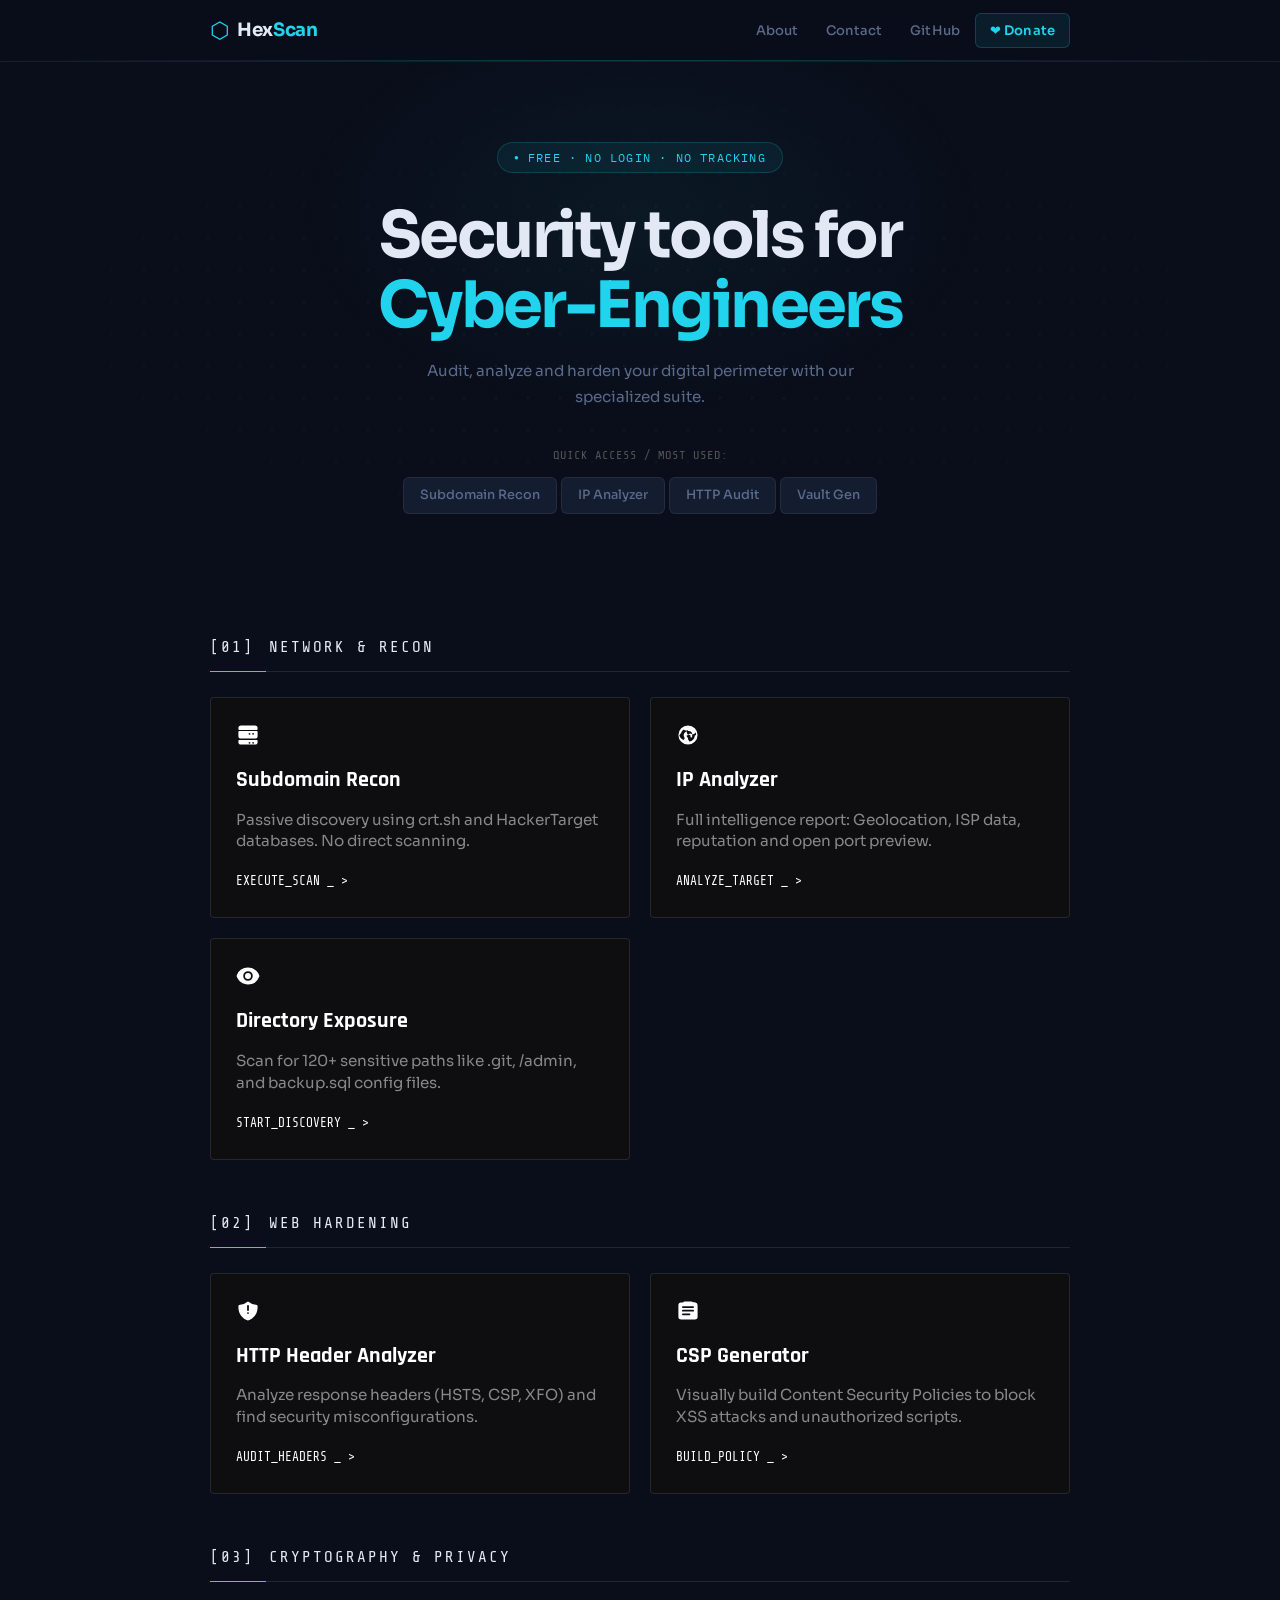
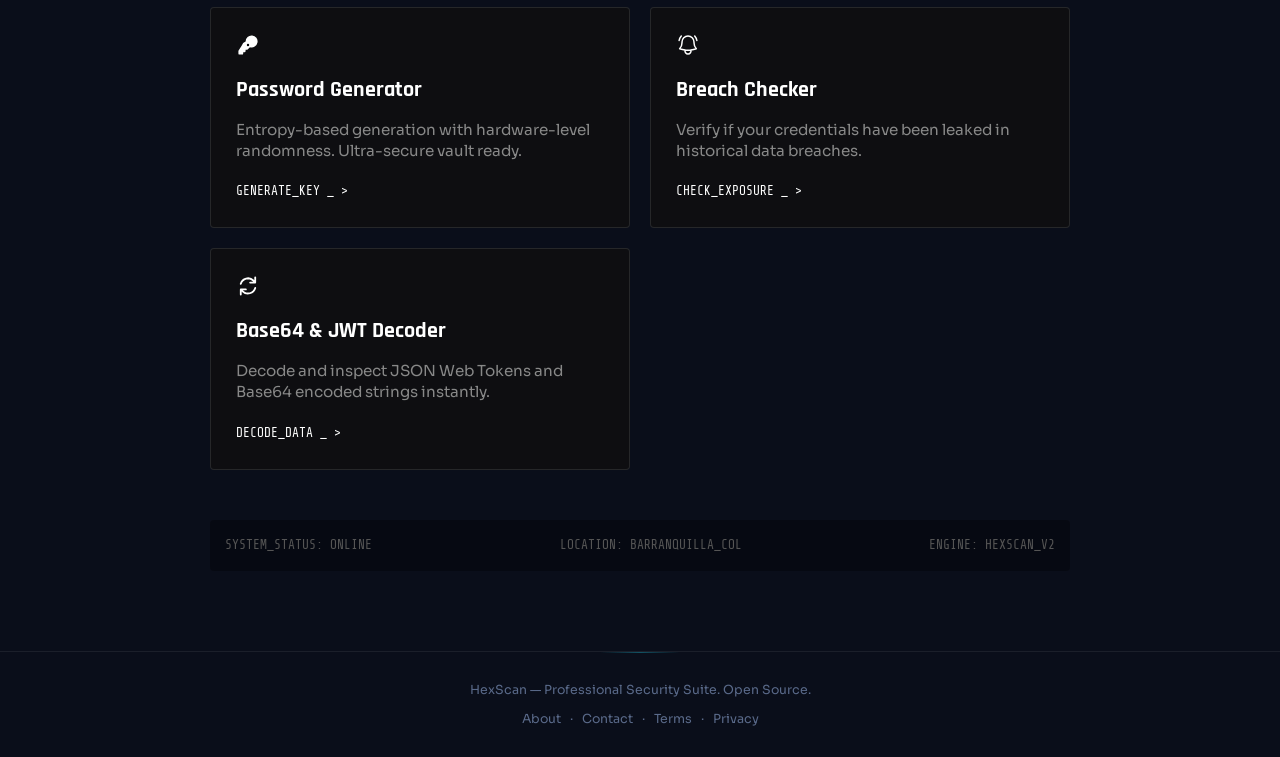
<file: index.html>
<!DOCTYPE html>
<html lang="en">
<head>
    <meta charset="UTF-8" />
    <meta name="viewport" content="width=device-width, initial-scale=1.0" />
    <link rel="canonical" href="https://hexscan-tools.vercel.app/" />
    <meta name="google-site-verification" content="vVjmO9kiR7IMWz_mAt8GktBhH2Z_wAkrgKy18b3Ir0E" />
    <title>HexScan — OSINT & Security Tools Dashboard</title>
    <meta name="description" content="Professional suite of 8 free security tools for developers and pentesters. Network recon, web hardening, and data analysis." />
    
    <link rel="preconnect" href="https://fonts.googleapis.com" />
    <link href="https://fonts.googleapis.com/css2?family=Rajdhani:wght@400;600;700&family=Share+Tech+Mono&display=swap" rel="stylesheet" />
    
    <link rel="stylesheet" href="/style.css" />
    <link rel="icon" type="image/svg+xml" href="/favicon.svg" />
    
    <script async src="https://pagead2.googlesyndication.com/pagead/js/adsbygoogle.js?client=ca-pub-3698493513053471" crossorigin="anonymous"></script>

    <style>
        /* Estilos específicos para la reorganización del Grid con Heroicons */
        .tools-grid-container { margin-top: 60px; padding-bottom: 80px; }
        .category-section { margin-bottom: 50px; }
        .category-header { 
            display: flex; align-items: center; gap: 15px; 
            font-family: 'Share Tech Mono', monospace; 
            text-transform: uppercase; letter-spacing: 2px; margin-bottom: 25px;
            border-bottom: 1px solid rgba(255, 255, 255, 0.1); padding-bottom: 10px;
        }
        .grid-layout { 
            display: grid; grid-template-columns: repeat(auto-fill, minmax(320px, 1fr)); gap: 20px; 
        }
        .tool-card-link {
            background: rgba(15, 15, 15, 0.8); border: 1px solid rgba(255, 255, 255, 0.1);
            padding: 25px; border-radius: 4px; display: flex; flex-direction: column;
            text-decoration: none; color: white; transition: all 0.3s cubic-bezier(0.4, 0, 0.2, 1);
            position: relative; overflow: hidden;
        }
        .tool-card-link:hover {
            transform: translateY(-5px); box-shadow: 0 10px 30px rgba(0,0,0,0.5);
        }
        .tool-card-link .card-icon-svg { 
            width: 24px; height: 24px; margin-bottom: 15px; flex-shrink: 0;
        }
        .tool-card-link h3 { font-family: 'Rajdhani', sans-serif; font-size: 1.4rem; margin: 0 0 10px 0; }
        .tool-card-link p { color: #888; font-size: 0.95rem; line-height: 1.4; margin-bottom: 20px; flex-grow: 1; }
        .launch-btn { 
            font-family: 'Share Tech Mono', monospace; font-size: 0.8rem; 
            display: flex; align-items: center; gap: 8px;
        }
        .system-status {
            background: rgba(0,0,0,0.3); padding: 15px; border-radius: 4px;
            font-family: 'Share Tech Mono', monospace; font-size: 0.8rem;
            display: flex; justify-content: space-between; color: #555; margin-top: 40px;
        }
        .quick-access-label {
            font-family: 'Share Tech Mono', monospace; color: #555; 
            font-size: 0.75rem; margin-bottom: 12px; text-transform: uppercase; letter-spacing: 1px;
        }
    </style>
</head>
<body>

<header class="site-header">
    <div class="container">
        <div class="logo">
            <a href="/" style="text-decoration:none; color:inherit; display:flex; align-items:center; gap:0.5rem">
                <span class="logo-icon">⬡</span>
                <span class="logo-text">Hex<strong>Scan</strong></span>
            </a>
        </div>
        <nav class="nav">
            <a href="/about.html">About</a>
            <a href="/contact.html">Contact</a>
            <a href="https://github.com/imperius06/hexscan" target="_blank">GitHub</a>
            <a href="https://www.paypal.com/paypalme/imperius06" target="_blank" class="nav-donate">❤️ Donate</a>
        </nav>
    </div>
</header>

<section class="hero">
    <div class="container">
        <div class="hero-badge">Free · No login · No tracking</div>
        <h1 class="hero-title">Security tools for<br /><em>Cyber-Engineers</em></h1>
        <p class="hero-subtitle">Audit, analyze and harden your digital perimeter with our specialized suite.</p>
        
        <div class="quick-access-label"> Quick Access / Most Used:</div>

        <div class="hero-chips-container">
            <a href="/tools/subdomain-recon.html" class="hero-chip">Subdomain Recon</a>
            <a href="/tools/ip-analyzer.html" class="hero-chip">IP Analyzer</a>
            <a href="/tools/http-header-analyzer.html" class="hero-chip">HTTP Audit</a>
            <a href="/tools/password-generator.html" class="hero-chip">Vault Gen</a>
        </div>
    </div>
    <div class="hero-grid-bg"></div>
</section>

<main class="container tools-grid-container">

    <section class="category-section">
        <div class="category-header"><span>[01]</span> Network & Recon</div>
        <div class="grid-layout">
            <a href="/tools/subdomain-recon.html" class="tool-card-link">
                <svg xmlns="http://www.w3.org/2000/svg" viewBox="0 0 20 20" fill="currentColor" class="card-icon-svg">
                    <path d="M2 4.25A2.25 2.25 0 0 1 4.25 2h11.5A2.25 2.25 0 0 1 18 4.25v.853a.75.75 0 0 1-.75.75h-14.5a.75.75 0 0 1-.75-.75v-.853Z" />
                    <path d="M18 7.353a.75.75 0 0 0-.75-.75h-14.5a.75.75 0 0 0-.75.75v3.397a2.25 2.25 0 0 0 2.25 2.25h11.5a2.25 2.25 0 0 0 2.25-2.25V7.353ZM13.5 9a.75.75 0 1 1 1.5 0 .75.75 0 0 1-1.5 0Zm-3 0a.75.75 0 1 1 1.5 0 .75.75 0 0 1-1.5 0Z" />
                    <path d="M18 14.853a.75.75 0 0 0-.75-.75h-14.5a.75.75 0 0 0-.75.75v.897A2.25 2.25 0 0 0 4.25 18h11.5a2.25 2.25 0 0 0 2.25-2.25v-.897ZM13.5 16.5a.75.75 0 1 1 1.5 0 .75.75 0 0 1-1.5 0Zm-3 0a.75.75 0 1 1 1.5 0 .75.75 0 0 1-1.5 0Z" />
                </svg>
                <h3>Subdomain Recon</h3>
                <p>Passive discovery using crt.sh and HackerTarget databases. No direct scanning.</p>
                <div class="launch-btn">EXECUTE_SCAN _ ></div>
            </a>

            <a href="/tools/ip-analyzer.html" class="tool-card-link">
                <svg xmlns="http://www.w3.org/2000/svg" viewBox="0 0 20 20" fill="currentColor" class="card-icon-svg">
                    <path fill-rule="evenodd" d="M10 18a8 8 0 1 0 0-16 8 8 0 0 0 0 16ZM4.332 8.027a6.012 6.012 0 0 1 1.912-2.706C6.512 5.73 6.974 6 7.5 6A1.5 1.5 0 0 1 9 7.5V8a2 2 0 0 0 2 2h.5a.5.5 0 0 1 .5.5v.75a.75.75 0 0 0 1.5 0v-1.5a3 3 0 0 0-3-3h-.51l-.103-.309a.75.75 0 0 0-1.422.474l.104.312a1.506 1.506 0 0 0-.618.307 3.008 3.008 0 0 0-1.031 4.333 1.5 1.5 0 0 1-.812 2.277 6.017 6.017 0 0 1-3.39-3.827Zm11.42 2.09a6.018 6.018 0 0 1-4.723 5.38 1.5 1.5 0 0 0-.814-1.247A3.507 3.507 0 0 0 9.013 11.2l-.119-.356a.5.5 0 0 1 .447-.644l.386-.023a1.5 1.5 0 0 0 1.274-.83l.209-.398a.5.5 0 0 1 .69-.213l.471.255a3 3 0 0 0 3.888-1.126l.062-.1a6.029 6.029 0 0 1 .43 2.352Z" clip-rule="evenodd" />
                </svg>
                <h3>IP Analyzer</h3>
                <p>Full intelligence report: Geolocation, ISP data, reputation and open port preview.</p>
                <div class="launch-btn">ANALYZE_TARGET _ ></div>
            </a>

            <a href="/tools/directory-exposure.html" class="tool-card-link">
                <svg xmlns="http://www.w3.org/2000/svg" viewBox="0 0 20 20" fill="currentColor" class="card-icon-svg">
                    <path d="M10 12.5a2.5 2.5 0 1 0 0-5 2.5 2.5 0 0 0 0 5Z" />
                    <path fill-rule="evenodd" d="M.664 10.59a1.651 1.651 0 0 1 0-1.186A10.004 10.004 0 0 1 10 3c4.257 0 7.893 2.66 9.336 6.41.147.381.146.804 0 1.186A10.004 10.004 0 0 1 10 17c-4.257 0-7.893-2.66-9.336-6.41ZM14 10a4 4 0 1 1-8 0 4 4 0 0 1 8 0Z" clip-rule="evenodd" />
                </svg>
                <h3>Directory Exposure</h3>
                <p>Scan for 120+ sensitive paths like .git, /admin, and backup.sql config files.</p>
                <div class="launch-btn">START_DISCOVERY _ ></div>
            </a>
        </div>
    </section>

    <section class="category-section">
        <div class="category-header"><span>[02]</span> Web Hardening</div>
        <div class="grid-layout">
            <a href="/tools/http-header-analyzer.html" class="tool-card-link">
                <svg xmlns="http://www.w3.org/2000/svg" viewBox="0 0 20 20" fill="currentColor" class="card-icon-svg">
                    <path fill-rule="evenodd" d="M10.339 2.237a.532.532 0 0 0-.678 0 11.947 11.947 0 0 1-7.078 2.75.5.5 0 0 0-.479.425A12.11 12.11 0 0 0 2 7c0 5.163 3.46 9.521 8 10.888 4.54-1.367 8-5.725 8-10.888a12.11 12.11 0 0 0-.104-1.588.5.5 0 0 0-.479-.425 11.947 11.947 0 0 1-7.078-2.75ZM10 5a.75.75 0 0 1 .75.75v3.5a.75.75 0 0 1-1.5 0v-3.5A.75.75 0 0 1 10 5Zm0 6a.75.75 0 1 0 0 1.5.75.75 0 0 0 0-1.5Z" clip-rule="evenodd" />
                </svg>
                <h3>HTTP Header Analyzer</h3>
                <p>Analyze response headers (HSTS, CSP, XFO) and find security misconfigurations.</p>
                <div class="launch-btn">AUDIT_HEADERS _ ></div>
            </a>

            <a href="/tools/csp-generator.html" class="tool-card-link">
                <svg xmlns="http://www.w3.org/2000/svg" viewBox="0 0 20 20" fill="currentColor" class="card-icon-svg">
                    <path fill-rule="evenodd" d="M15.988 3.012A2.25 2.25 0 0 1 18 5.25v9.5A2.25 2.25 0 0 1 15.75 17H4.25A2.25 2.25 0 0 1 2 14.75v-9.5a2.25 2.25 0 0 1 2.25-2.25h1.5l.067-.067A2.25 2.25 0 0 1 7.414 2h5.172a2.25 2.25 0 0 1 1.586.657l.066.066h1.75Zm-10.238 3a.75.75 0 0 0 0 1.5h8.5a.75.75 0 0 0 0-1.5h-8.5Zm0 3a.75.75 0 0 0 0 1.5h8.5a.75.75 0 0 0 0-1.5h-8.5Zm0 3a.75.75 0 0 0 0 1.5h5.5a.75.75 0 0 0 0-1.5h-5.5Z" clip-rule="evenodd" />
                </svg>
                <h3>CSP Generator</h3>
                <p>Visually build Content Security Policies to block XSS attacks and unauthorized scripts.</p>
                <div class="launch-btn">BUILD_POLICY _ ></div>
            </a>
        </div>
    </section>

    <section class="category-section">
        <div class="category-header"><span>[03]</span> Cryptography & Privacy</div>
        <div class="grid-layout">
            <a href="/tools/password-generator.html" class="tool-card-link">
                <svg xmlns="http://www.w3.org/2000/svg" viewBox="0 0 20 20" fill="currentColor" class="card-icon-svg">
                    <path fill-rule="evenodd" d="M8 7a5 5 0 1 1 3.61 4.804l-1.903 1.903A1 1 0 0 1 9 14H8v1a1 1 0 0 1-1 1H6v1a1 1 0 0 1-1 1H3a1 1 0 0 1-1-1v-2a1 1 0 0 1 .293-.707L4.804 10.39A5.002 5.002 0 0 1 8 7Zm2 2a1 1 0 1 0 0 2 1 1 0 0 0 0-2Z" clip-rule="evenodd" />
                </svg>
                <h3>Password Generator</h3>
                <p>Entropy-based generation with hardware-level randomness. Ultra-secure vault ready.</p>
                <div class="launch-btn">GENERATE_KEY _ ></div>
            </a>

            <a href="/tools/breach-checker.html" class="tool-card-link">
                <svg xmlns="http://www.w3.org/2000/svg" viewBox="0 0 24 24" fill="none" stroke="currentColor" stroke-width="1.5" class="card-icon-svg">
                    <path stroke-linecap="round" stroke-linejoin="round" d="M14.857 17.082a23.848 23.848 0 0 0 5.454-1.31A8.967 8.967 0 0 1 18 9.75V9A6 6 0 0 0 6 9v.75a8.967 8.967 0 0 1-2.312 6.022c1.733.64 3.56 1.085 5.455 1.31m5.714 0a24.255 24.255 0 0 1-5.714 0m5.714 0a3 3 0 1 1-5.714 0M3.124 7.5A8.969 8.969 0 0 1 5.292 3m13.416 0a8.969 8.969 0 0 1 2.168 4.5" />
                </svg>
                <h3>Breach Checker</h3>
                <p>Verify if your credentials have been leaked in historical data breaches.</p>
                <div class="launch-btn">CHECK_EXPOSURE _ ></div>
            </a>

            <a href="/tools/base64-jwt.html" class="tool-card-link">
                <svg xmlns="http://www.w3.org/2000/svg" viewBox="0 0 20 20" fill="currentColor" class="card-icon-svg">
                    <path fill-rule="evenodd" d="M15.312 11.424a5.5 5.5 0 0 1-9.201 2.466l-.312-.311h2.433a.75.75 0 0 0 0-1.5H3.982a.75.75 0 0 0-.75.75v4.25a.75.75 0 0 0 1.5 0v-2.432l.31.31a7 7 0 0 0 11.712-3.138.75.75 0 0 0-1.442-.405ZM4.688 8.576a5.5 5.5 0 0 1 9.201-2.466l.312.311h-2.433a.75.75 0 0 0 0 1.5h4.25a.75.75 0 0 0 .75-.75V2.75a.75.75 0 0 0-1.5 0v2.432l-.31-.31A7 7 0 0 0 3.246 8.01a.75.75 0 1 0 1.442.405Z" clip-rule="evenodd" />
                </svg>
                <h3>Base64 & JWT Decoder</h3>
                <p>Decode and inspect JSON Web Tokens and Base64 encoded strings instantly.</p>
                <div class="launch-btn">DECODE_DATA _ ></div>
            </a>
        </div>
    </section>

    <div class="system-status">
        <span>SYSTEM_STATUS: <span>ONLINE</span></span>
        <span>LOCATION: BARRANQUILLA_COL</span>
        <span>ENGINE: HEXSCAN_V2</span>
    </div>

</main>

<footer class="site-footer">
    <div class="container">
        <p>HexScan — Professional Security Suite. Open Source.</p>
        <p class="footer-links">
            <a href="/about.html">About</a> ·
            <a href="/contact.html">Contact</a> ·
            <a href="/terms.html">Terms</a> ·
            <a href="/privacy.html">Privacy</a>
        </p>
    </div>
</footer>

<script src="/js/main.js"></script>

</body>
</html>
</file>
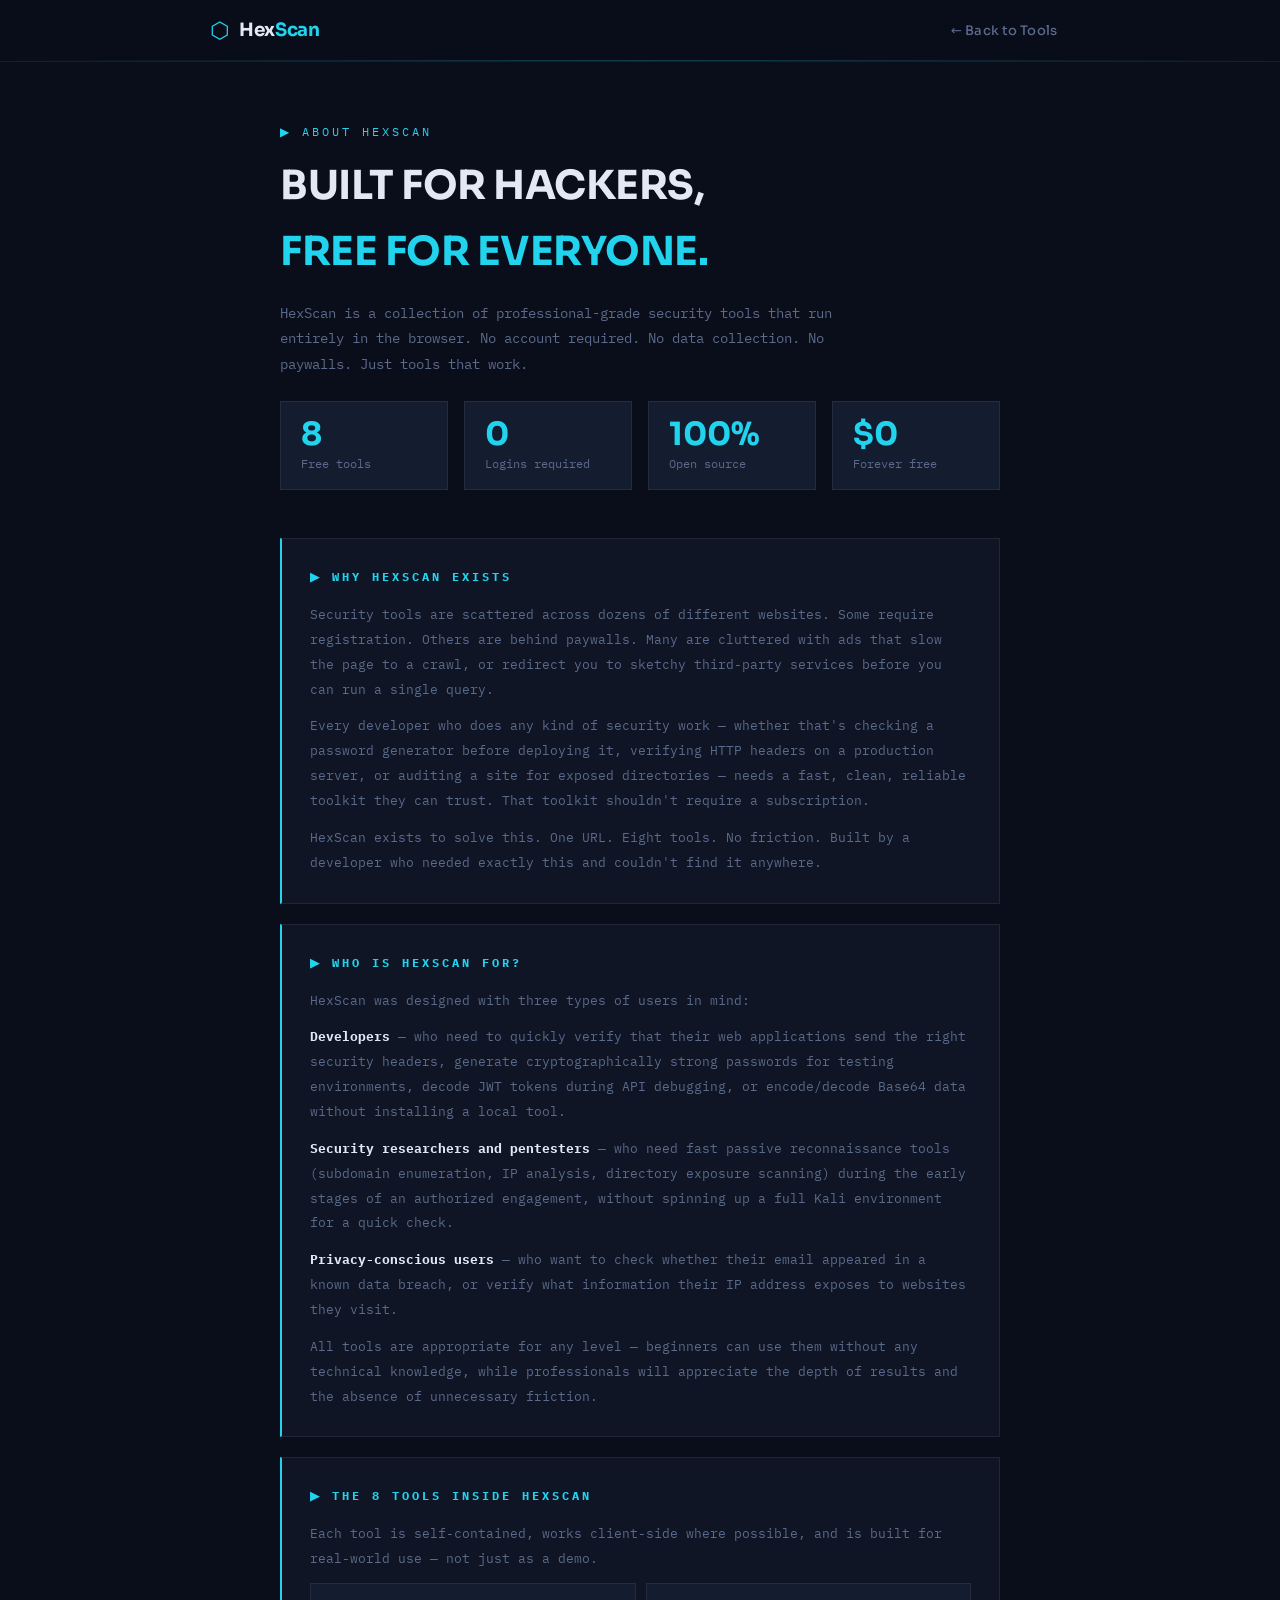
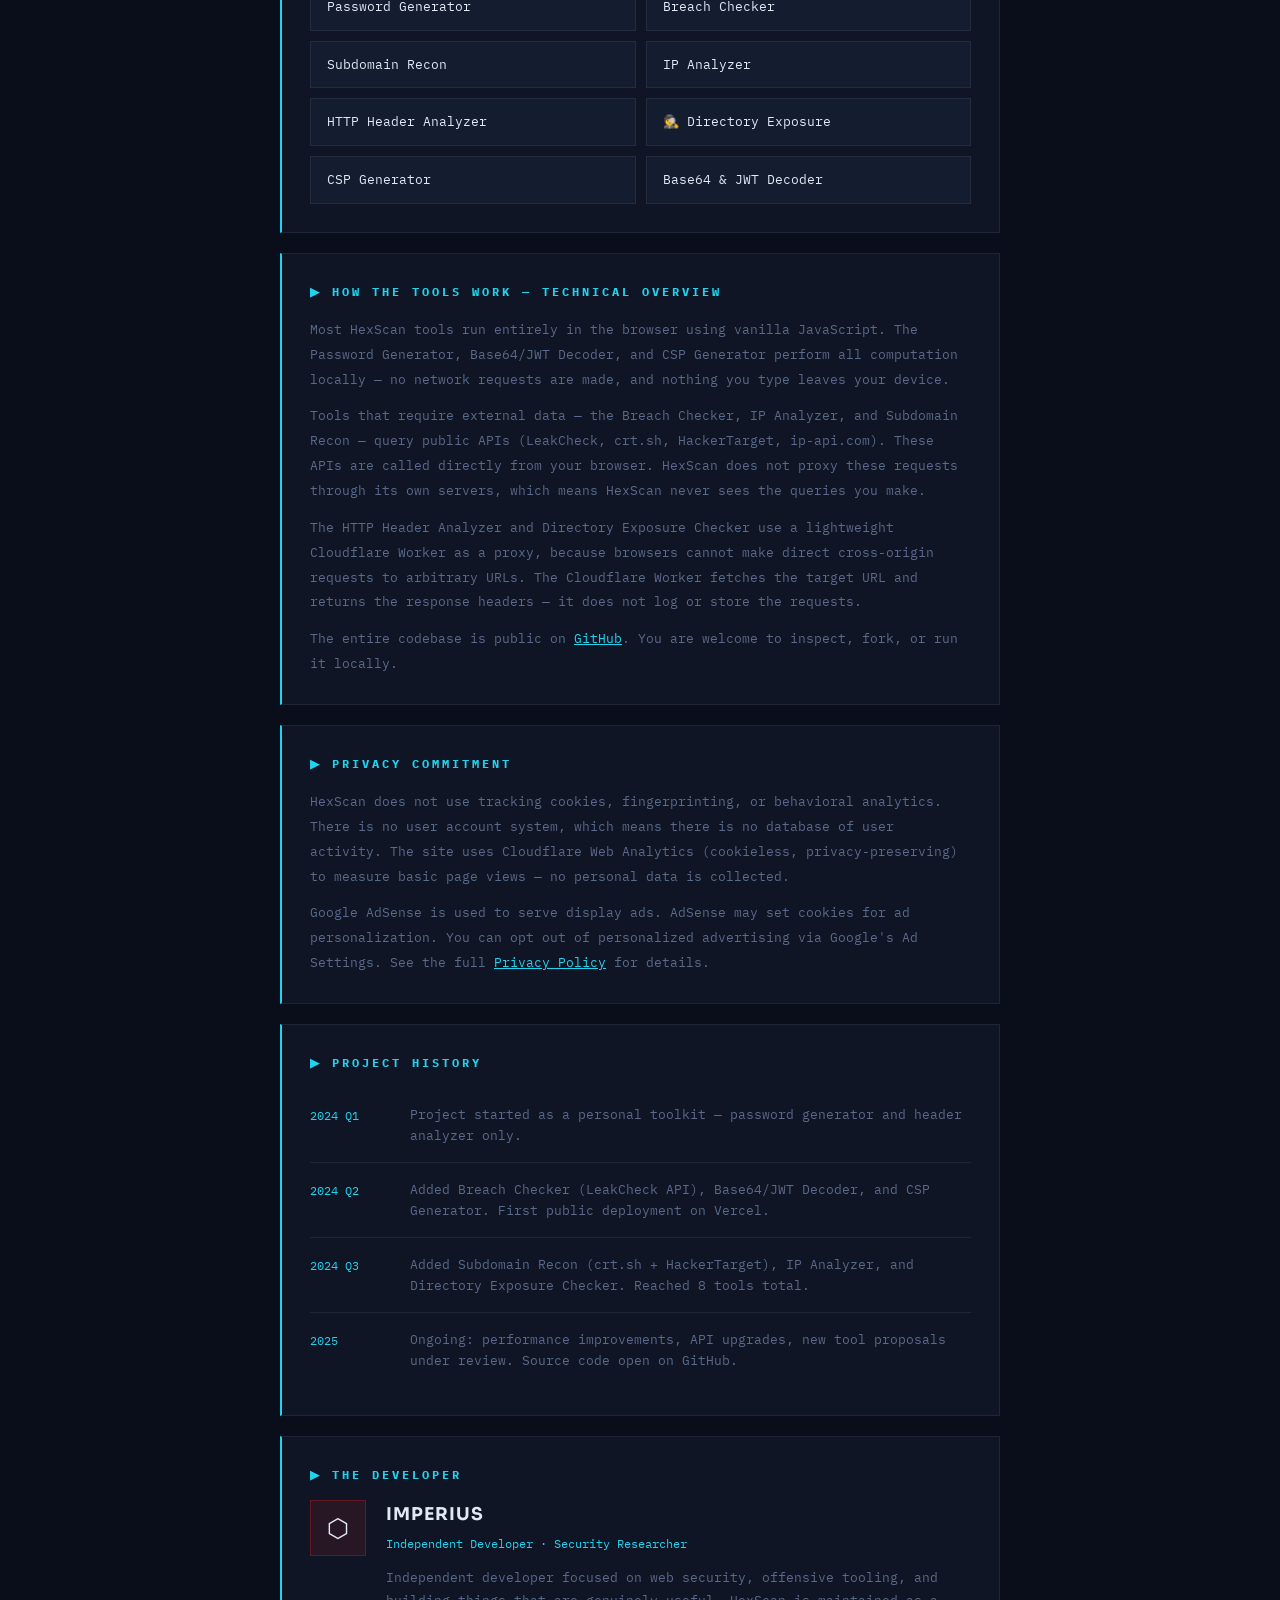
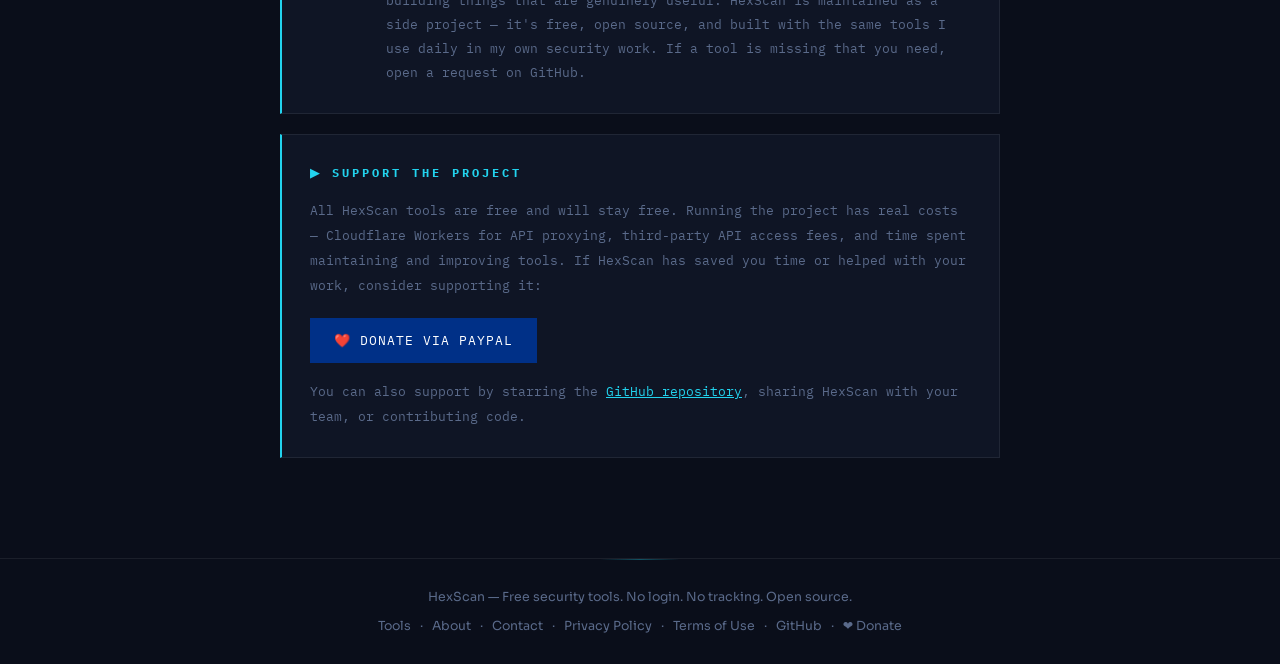
<file: about.html>
<!DOCTYPE html>
<html lang="en">
<head>
<meta charset="UTF-8" />
<meta name="viewport" content="width=device-width, initial-scale=1.0" />
<title>About HexScan — Free Security Tools for Developers & Pentesters</title>
<meta name="description" content="HexScan is a free, open-source collection of 8 professional security tools built for developers and pentesters. No login, no tracking, no paywalls. Learn about the project, its mission, and the tools inside." />
<meta name="robots" content="index, follow" />
<link rel="canonical" href="https://hexscan-tools.vercel.app/about.html" />
<meta property="og:title" content="About HexScan — Free Security Tools" />
<meta property="og:description" content="HexScan is a free collection of online security tools built by imperius, an independent developer and security researcher." />
<meta property="og:url" content="https://hexscan-tools.vercel.app/about.html" />
<meta property="og:type" content="website" />
<link rel="preconnect" href="https://fonts.googleapis.com" />
<link href="https://fonts.googleapis.com/css2?family=Rajdhani:wght@400;500;600;700&family=Share+Tech+Mono&display=swap" rel="stylesheet" />
<link rel="stylesheet" href="style.css" />
<link rel="icon" type="image/svg+xml" href="favicon.svg" />
<script async src="https://pagead2.googlesyndication.com/pagead/js/adsbygoogle.js?client=ca-pub-3698493513053471" crossorigin="anonymous"></script>
<style>
  .about-section { padding: 28px; background: var(--bg2); border: 1px solid var(--border); border-left: 2px solid var(--accent); margin-bottom: 20px; }
  .about-section h2 { font-family: var(--font-mono); font-size: 0.72rem; letter-spacing: 3px; text-transform: uppercase; color: var(--accent); margin-bottom: 16px; }
  .about-section p { font-family: var(--font-mono); font-size: 0.84rem; color: var(--text-muted); line-height: 1.85; margin-bottom: 12px; }
  .about-section p:last-child { margin-bottom: 0; }
  .tool-grid-about { display: grid; grid-template-columns: 1fr 1fr; gap: 10px; margin-top: 8px; }
  .tool-chip-about { font-family: var(--font-mono); font-size: 0.82rem; padding: 12px 16px; background: var(--bg3); border: 1px solid var(--border); color: var(--text); text-decoration: none; transition: border-color 0.2s; display: block; }
  .tool-chip-about:hover { border-color: rgba(255,32,32,0.4); color: var(--accent); }
  .stat-row { display: flex; gap: 16px; margin-top: 8px; flex-wrap: wrap; }
  .stat-box { padding: 16px 20px; background: var(--bg3); border: 1px solid var(--border); flex: 1; min-width: 120px; }
  .stat-num { font-size: 2rem; font-weight: 700; color: var(--accent); font-family: var(--font-sans); display: block; line-height: 1; }
  .stat-label { font-family: var(--font-mono); font-size: 0.72rem; color: var(--text-muted); margin-top: 4px; display: block; }
  .timeline-item { display: flex; gap: 20px; padding: 16px 0; border-bottom: 1px solid var(--border); }
  .timeline-item:last-child { border-bottom: none; }
  .timeline-date { font-family: var(--font-mono); font-size: 0.72rem; color: var(--accent); min-width: 80px; padding-top: 2px; }
  .timeline-text { font-family: var(--font-mono); font-size: 0.82rem; color: var(--text-muted); line-height: 1.6; }
  @media (max-width: 600px) { .tool-grid-about { grid-template-columns: 1fr; } .stat-row { flex-direction: column; } }
</style>
</head>
<body>
<header class="site-header">
  <div class="container">
    <div class="logo">
      <span class="logo-icon">⬡</span>
      <span class="logo-text">Hex<strong>Scan</strong></span>
    </div>
    <nav class="nav">
      <a href="index.html">← Back to Tools</a>
    </nav>
  </div>
</header>

<main class="container" style="max-width:760px; padding-top:60px; padding-bottom:80px;">

  <!-- HERO -->
  <div style="margin-bottom:48px;">
    <div style="font-family:var(--font-mono);font-size:0.72rem;letter-spacing:3px;text-transform:uppercase;color:var(--accent);margin-bottom:12px;">▶ About HexScan</div>
    <h1 style="font-size:2.5rem;font-weight:700;text-transform:uppercase;letter-spacing:-0.5px;margin-bottom:16px;">
      Built for hackers,<br/><span style="color:var(--accent);">free for everyone.</span>
    </h1>
    <p style="color:var(--text-muted);font-family:var(--font-mono);font-size:0.88rem;line-height:1.8;max-width:600px;">
      HexScan is a collection of professional-grade security tools that run entirely in the browser.
      No account required. No data collection. No paywalls. Just tools that work.
    </p>
    <div class="stat-row" style="margin-top:24px;">
      <div class="stat-box"><span class="stat-num">8</span><span class="stat-label">Free tools</span></div>
      <div class="stat-box"><span class="stat-num">0</span><span class="stat-label">Logins required</span></div>
      <div class="stat-box"><span class="stat-num">100%</span><span class="stat-label">Open source</span></div>
      <div class="stat-box"><span class="stat-num">$0</span><span class="stat-label">Forever free</span></div>
    </div>
  </div>

  <!-- THE PROBLEM -->
  <div class="about-section">
    <h2>▶ Why HexScan exists</h2>
    <p>Security tools are scattered across dozens of different websites. Some require registration. Others are behind paywalls. Many are cluttered with ads that slow the page to a crawl, or redirect you to sketchy third-party services before you can run a single query.</p>
    <p>Every developer who does any kind of security work — whether that's checking a password generator before deploying it, verifying HTTP headers on a production server, or auditing a site for exposed directories — needs a fast, clean, reliable toolkit they can trust. That toolkit shouldn't require a subscription.</p>
    <p>HexScan exists to solve this. One URL. Eight tools. No friction. Built by a developer who needed exactly this and couldn't find it anywhere.</p>
  </div>

  <!-- WHO IT'S FOR -->
  <div class="about-section">
    <h2>▶ Who is HexScan for?</h2>
    <p>HexScan was designed with three types of users in mind:</p>
    <p><strong style="color:var(--text)">Developers</strong> — who need to quickly verify that their web applications send the right security headers, generate cryptographically strong passwords for testing environments, decode JWT tokens during API debugging, or encode/decode Base64 data without installing a local tool.</p>
    <p><strong style="color:var(--text)">Security researchers and pentesters</strong> — who need fast passive reconnaissance tools (subdomain enumeration, IP analysis, directory exposure scanning) during the early stages of an authorized engagement, without spinning up a full Kali environment for a quick check.</p>
    <p><strong style="color:var(--text)">Privacy-conscious users</strong> — who want to check whether their email appeared in a known data breach, or verify what information their IP address exposes to websites they visit.</p>
    <p>All tools are appropriate for any level — beginners can use them without any technical knowledge, while professionals will appreciate the depth of results and the absence of unnecessary friction.</p>
  </div>

  <!-- THE TOOLS -->
  <div class="about-section">
    <h2>▶ The 8 tools inside HexScan</h2>
    <p>Each tool is self-contained, works client-side where possible, and is built for real-world use — not just as a demo.</p>
    <div class="tool-grid-about">
      <a href="tools/password-generator.html" class="tool-chip-about"> Password Generator</a>
      <a href="tools/breach-checker.html" class="tool-chip-about"> Breach Checker</a>
      <a href="tools/subdomain-recon.html" class="tool-chip-about"> Subdomain Recon</a>
      <a href="tools/ip-analyzer.html" class="tool-chip-about">IP Analyzer</a>
      <a href="tools/http-header-analyzer.html" class="tool-chip-about"> HTTP Header Analyzer</a>
      <a href="tools/directory-exposure.html" class="tool-chip-about">🕵️ Directory Exposure</a>
      <a href="tools/csp-generator.html" class="tool-chip-about"> CSP Generator</a>
      <a href="tools/base64-jwt.html" class="tool-chip-about"> Base64 &amp; JWT Decoder</a>
    </div>
  </div>

  <!-- HOW IT WORKS -->
  <div class="about-section">
    <h2>▶ How the tools work — technical overview</h2>
    <p>Most HexScan tools run entirely in the browser using vanilla JavaScript. The Password Generator, Base64/JWT Decoder, and CSP Generator perform all computation locally — no network requests are made, and nothing you type leaves your device.</p>
    <p>Tools that require external data — the Breach Checker, IP Analyzer, and Subdomain Recon — query public APIs (LeakCheck, crt.sh, HackerTarget, ip-api.com). These APIs are called directly from your browser. HexScan does not proxy these requests through its own servers, which means HexScan never sees the queries you make.</p>
    <p>The HTTP Header Analyzer and Directory Exposure Checker use a lightweight Cloudflare Worker as a proxy, because browsers cannot make direct cross-origin requests to arbitrary URLs. The Cloudflare Worker fetches the target URL and returns the response headers — it does not log or store the requests.</p>
    <p>The entire codebase is public on <a href="https://github.com/imperius06/hexscan" target="_blank" style="color:var(--accent)">GitHub</a>. You are welcome to inspect, fork, or run it locally.</p>
  </div>

  <!-- PRIVACY COMMITMENT -->
  <div class="about-section">
    <h2>▶ Privacy commitment</h2>
    <p>HexScan does not use tracking cookies, fingerprinting, or behavioral analytics. There is no user account system, which means there is no database of user activity. The site uses Cloudflare Web Analytics (cookieless, privacy-preserving) to measure basic page views — no personal data is collected.</p>
    <p>Google AdSense is used to serve display ads. AdSense may set cookies for ad personalization. You can opt out of personalized advertising via Google's Ad Settings. See the full <a href="privacy.html" style="color:var(--accent)">Privacy Policy</a> for details.</p>
  </div>

  <!-- TIMELINE / ROADMAP -->
  <div class="about-section">
    <h2>▶ Project history</h2>
    <div class="timeline-item">
      <div class="timeline-date">2024 Q1</div>
      <div class="timeline-text">Project started as a personal toolkit — password generator and header analyzer only.</div>
    </div>
    <div class="timeline-item">
      <div class="timeline-date">2024 Q2</div>
      <div class="timeline-text">Added Breach Checker (LeakCheck API), Base64/JWT Decoder, and CSP Generator. First public deployment on Vercel.</div>
    </div>
    <div class="timeline-item">
      <div class="timeline-date">2024 Q3</div>
      <div class="timeline-text">Added Subdomain Recon (crt.sh + HackerTarget), IP Analyzer, and Directory Exposure Checker. Reached 8 tools total.</div>
    </div>
    <div class="timeline-item">
      <div class="timeline-date">2025</div>
      <div class="timeline-text">Ongoing: performance improvements, API upgrades, new tool proposals under review. Source code open on GitHub.</div>
    </div>
  </div>

  <!-- ABOUT THE DEV -->
  <div class="about-section">
    <h2>▶ The developer</h2>
    <div style="display:flex;gap:20px;align-items:flex-start;">
      <div style="width:56px;height:56px;background:rgba(255,32,32,0.1);border:1px solid rgba(255,32,32,0.3);display:flex;align-items:center;justify-content:center;font-size:1.6rem;flex-shrink:0;">⬡</div>
      <div>
        <div style="font-size:1.1rem;font-weight:700;letter-spacing:1px;text-transform:uppercase;margin-bottom:4px;">imperius</div>
        <div style="font-family:var(--font-mono);font-size:0.78rem;color:var(--accent);margin-bottom:12px;">Independent Developer · Security Researcher</div>
        <p style="font-family:var(--font-mono);font-size:0.83rem;color:var(--text-muted);line-height:1.8;margin:0;">
          Independent developer focused on web security, offensive tooling, and building things that are genuinely useful. HexScan is maintained as a side project — it's free, open source, and built with the same tools I use daily in my own security work. If a tool is missing that you need, open a request on GitHub.
        </p>
      </div>
    </div>
  </div>

  <!-- SUPPORT -->
  <div class="about-section">
    <h2>▶ Support the project</h2>
    <p>All HexScan tools are free and will stay free. Running the project has real costs — Cloudflare Workers for API proxying, third-party API access fees, and time spent maintaining and improving tools. If HexScan has saved you time or helped with your work, consider supporting it:</p>
    <a href="https://www.paypal.com/paypalme/imperius06" target="_blank" style="display:inline-flex;align-items:center;gap:10px;padding:12px 24px;background:#003087;color:#fff;text-decoration:none;font-family:var(--font-mono);font-size:0.82rem;letter-spacing:1px;text-transform:uppercase;margin-top:8px;">
      ❤️ Donate via PayPal
    </a>
    <p style="margin-top:16px;">You can also support by starring the <a href="https://github.com/imperius06/hexscan" target="_blank" style="color:var(--accent)">GitHub repository</a>, sharing HexScan with your team, or contributing code.</p>
  </div>

</main>

<footer class="site-footer">
  <div class="container">
    <p>HexScan — Free security tools. No login. No tracking. Open source.</p>
    <p class="footer-links">
      <a href="index.html">Tools</a> ·
      <a href="about.html">About</a> ·
      <a href="contact.html">Contact</a> ·
      <a href="privacy.html">Privacy Policy</a> ·
      <a href="terms.html">Terms of Use</a> ·
      <a href="https://github.com/imperius06/hexscan">GitHub</a> ·
      <a href="https://www.paypal.com/paypalme/imperius06" target="_blank">❤️ Donate</a>
    </p>
  </div>
</footer>
</body>
</html>
</file>
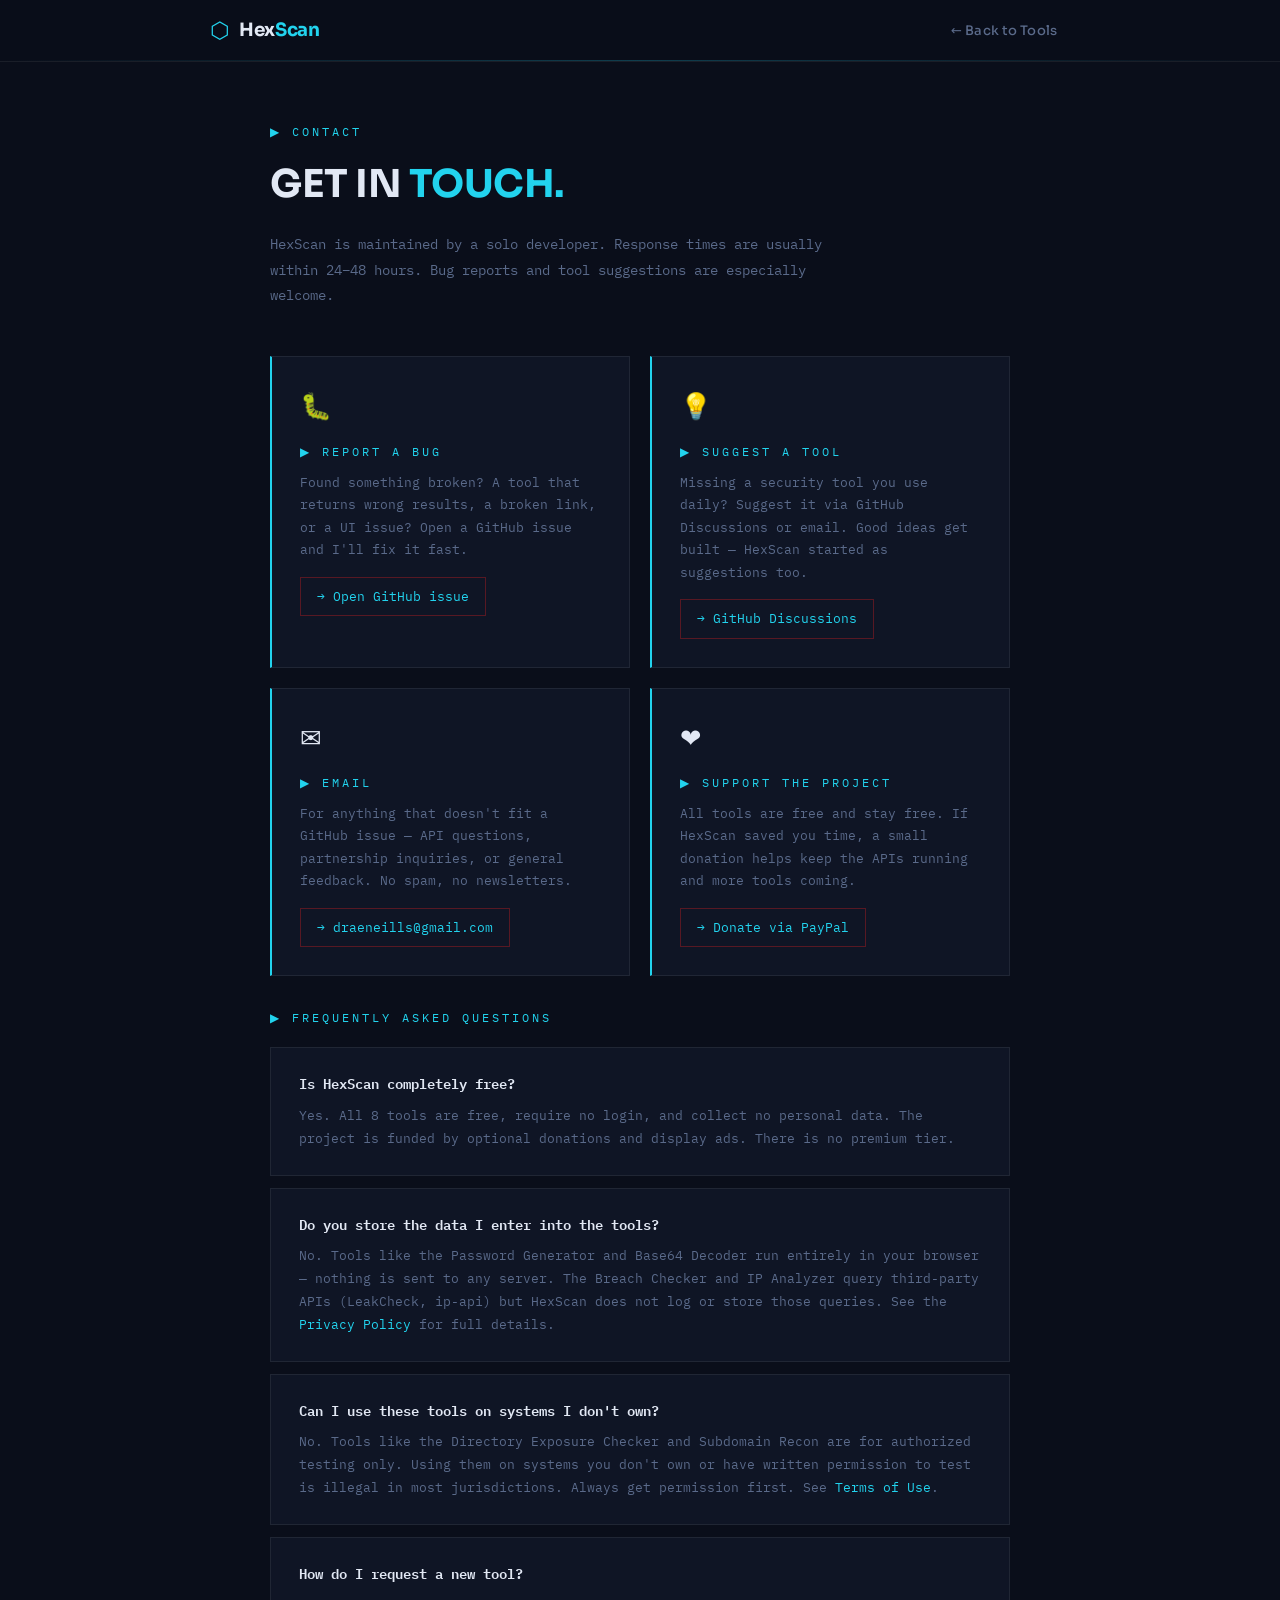
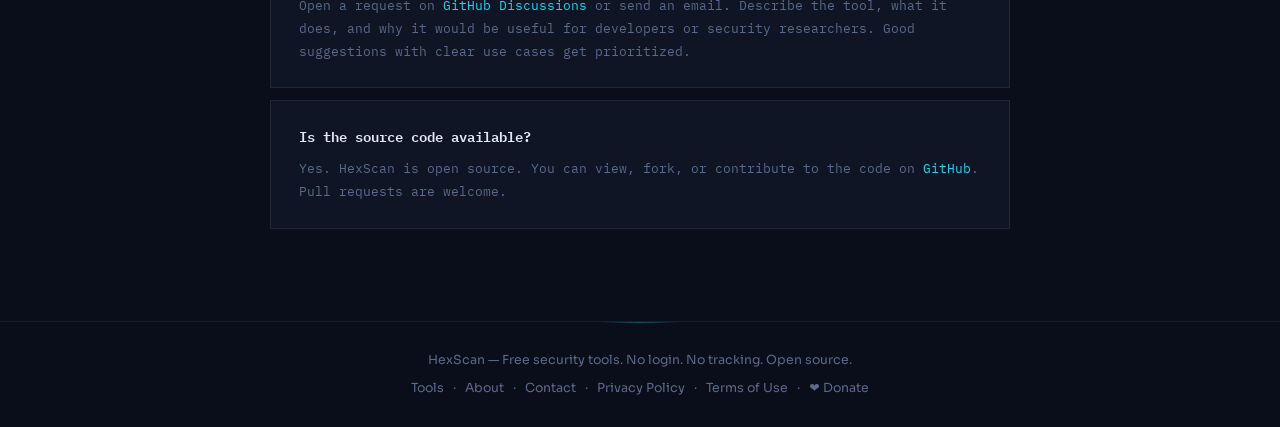
<file: contact.html>
<!DOCTYPE html>
<html lang="en">
<head>
<meta charset="UTF-8" />
<meta name="viewport" content="width=device-width, initial-scale=1.0" />
<title>Contact — HexScan</title>
<meta name="description" content="Get in touch with the HexScan team. Report bugs, suggest new security tools, or ask questions about our free pentesting and developer tools." />
<meta name="robots" content="index, follow" />
<link rel="canonical" href="https://hexscan-tools.vercel.app/contact.html" />
<meta property="og:title" content="Contact — HexScan" />
<meta property="og:description" content="Reach out to the HexScan team — bug reports, feature requests, and general questions welcome." />
<meta property="og:url" content="https://hexscan-tools.vercel.app/contact.html" />
<meta property="og:type" content="website" />
<link rel="preconnect" href="https://fonts.googleapis.com" />
<link href="https://fonts.googleapis.com/css2?family=Rajdhani:wght@400;500;600;700&family=Share+Tech+Mono&display=swap" rel="stylesheet" />
<link rel="stylesheet" href="style.css" />
<link rel="icon" type="image/svg+xml" href="favicon.svg" />
<script async src="https://pagead2.googlesyndication.com/pagead/js/adsbygoogle.js?client=ca-pub-3698493513053471" crossorigin="anonymous"></script>
<style>
  .contact-grid { display: grid; grid-template-columns: 1fr 1fr; gap: 20px; margin-bottom: 32px; }
  .contact-card { padding: 28px; background: var(--bg2); border: 1px solid var(--border); border-left: 2px solid var(--accent); transition: border-color 0.2s; }
  .contact-card:hover { border-left-color: var(--accent); border-color: rgba(255,32,32,0.3); }
  .contact-card-icon { font-size: 1.6rem; margin-bottom: 14px; }
  .contact-card-title { font-family: var(--font-mono); font-size: 0.72rem; letter-spacing: 3px; text-transform: uppercase; color: var(--accent); margin-bottom: 10px; }
  .contact-card-desc { font-family: var(--font-mono); font-size: 0.83rem; color: var(--text-muted); line-height: 1.7; margin-bottom: 16px; }
  .contact-link { display: inline-flex; align-items: center; gap: 8px; font-family: var(--font-mono); font-size: 0.8rem; color: var(--accent); text-decoration: none; border: 1px solid rgba(255,32,32,0.3); padding: 8px 16px; transition: all 0.2s; }
  .contact-link:hover { background: rgba(255,32,32,0.08); border-color: var(--accent); }
  .faq-item { padding: 24px 28px; background: var(--bg2); border: 1px solid var(--border); margin-bottom: 12px; }
  .faq-q { font-family: var(--font-mono); font-size: 0.85rem; color: var(--text); font-weight: 600; margin-bottom: 10px; }
  .faq-a { font-family: var(--font-mono); font-size: 0.82rem; color: var(--text-muted); line-height: 1.75; }
  .faq-a a { color: var(--accent); text-decoration: none; }
  @media (max-width: 640px) { .contact-grid { grid-template-columns: 1fr; } }
</style>
</head>
<body>
<header class="site-header">
  <div class="container">
    <div class="logo">
      <span class="logo-icon">⬡</span>
      <span class="logo-text">Hex<strong>Scan</strong></span>
    </div>
    <nav class="nav">
      <a href="index.html">← Back to Tools</a>
    </nav>
  </div>
</header>

<main class="container" style="max-width:780px; padding-top:60px; padding-bottom:80px;">

  <div style="margin-bottom:48px;">
    <div style="font-family:var(--font-mono);font-size:0.72rem;letter-spacing:3px;text-transform:uppercase;color:var(--accent);margin-bottom:12px;">▶ Contact</div>
    <h1 style="font-size:2.4rem;font-weight:700;text-transform:uppercase;letter-spacing:-0.5px;margin-bottom:16px;">
      Get in <span style="color:var(--accent);">touch.</span>
    </h1>
    <p style="color:var(--text-muted);font-family:var(--font-mono);font-size:0.88rem;line-height:1.8;max-width:580px;">
      HexScan is maintained by a solo developer. Response times are usually within 24–48 hours.
      Bug reports and tool suggestions are especially welcome.
    </p>
  </div>

  <!-- Contact options grid -->
  <div class="contact-grid">
    <div class="contact-card">
      <div class="contact-card-icon">🐛</div>
      <div class="contact-card-title">▶ Report a bug</div>
      <p class="contact-card-desc">Found something broken? A tool that returns wrong results, a broken link, or a UI issue? Open a GitHub issue and I'll fix it fast.</p>
      <a class="contact-link" href="https://github.com/imperius06/hexscan/issues" target="_blank">→ Open GitHub issue</a>
    </div>
    <div class="contact-card">
      <div class="contact-card-icon">💡</div>
      <div class="contact-card-title">▶ Suggest a tool</div>
      <p class="contact-card-desc">Missing a security tool you use daily? Suggest it via GitHub Discussions or email. Good ideas get built — HexScan started as suggestions too.</p>
      <a class="contact-link" href="https://github.com/imperius06/hexscan/discussions" target="_blank">→ GitHub Discussions</a>
    </div>
    <div class="contact-card">
      <div class="contact-card-icon">✉️</div>
      <div class="contact-card-title">▶ Email</div>
      <p class="contact-card-desc">For anything that doesn't fit a GitHub issue — API questions, partnership inquiries, or general feedback. No spam, no newsletters.</p>
      <a class="contact-link" href="mailto:draeneills@gmail.com">→ draeneills@gmail.com</a>
    </div>
    <div class="contact-card">
      <div class="contact-card-icon">❤️</div>
      <div class="contact-card-title">▶ Support the project</div>
      <p class="contact-card-desc">All tools are free and stay free. If HexScan saved you time, a small donation helps keep the APIs running and more tools coming.</p>
      <a class="contact-link" href="https://www.paypal.com/paypalme/imperius06" target="_blank">→ Donate via PayPal</a>
    </div>
  </div>

  <!-- FAQ section -->
  <div style="font-family:var(--font-mono);font-size:0.72rem;letter-spacing:3px;text-transform:uppercase;color:var(--accent);margin-bottom:20px;">▶ Frequently asked questions</div>

  <div class="faq-item">
    <div class="faq-q">Is HexScan completely free?</div>
    <p class="faq-a">Yes. All 8 tools are free, require no login, and collect no personal data. The project is funded by optional donations and display ads. There is no premium tier.</p>
  </div>
  <div class="faq-item">
    <div class="faq-q">Do you store the data I enter into the tools?</div>
    <p class="faq-a">No. Tools like the Password Generator and Base64 Decoder run entirely in your browser — nothing is sent to any server. The Breach Checker and IP Analyzer query third-party APIs (LeakCheck, ip-api) but HexScan does not log or store those queries. See the <a href="privacy.html">Privacy Policy</a> for full details.</p>
  </div>
  <div class="faq-item">
    <div class="faq-q">Can I use these tools on systems I don't own?</div>
    <p class="faq-a">No. Tools like the Directory Exposure Checker and Subdomain Recon are for authorized testing only. Using them on systems you don't own or have written permission to test is illegal in most jurisdictions. Always get permission first. See <a href="terms.html">Terms of Use</a>.</p>
  </div>
  <div class="faq-item">
    <div class="faq-q">How do I request a new tool?</div>
    <p class="faq-a">Open a request on <a href="https://github.com/imperius06/hexscan/discussions" target="_blank">GitHub Discussions</a> or send an email. Describe the tool, what it does, and why it would be useful for developers or security researchers. Good suggestions with clear use cases get prioritized.</p>
  </div>
  <div class="faq-item">
    <div class="faq-q">Is the source code available?</div>
    <p class="faq-a">Yes. HexScan is open source. You can view, fork, or contribute to the code on <a href="https://github.com/imperius06/hexscan" target="_blank">GitHub</a>. Pull requests are welcome.</p>
  </div>

</main>

<footer class="site-footer">
  <div class="container">
    <p>HexScan — Free security tools. No login. No tracking. Open source.</p>
    <p class="footer-links">
      <a href="index.html">Tools</a> ·
      <a href="about.html">About</a> ·
      <a href="contact.html">Contact</a> ·
      <a href="privacy.html">Privacy Policy</a> ·
      <a href="terms.html">Terms of Use</a> ·
      <a href="https://www.paypal.com/paypalme/imperius06" target="_blank">❤️ Donate</a>
    </p>
  </div>
</footer>
</body>
</html>
</file>
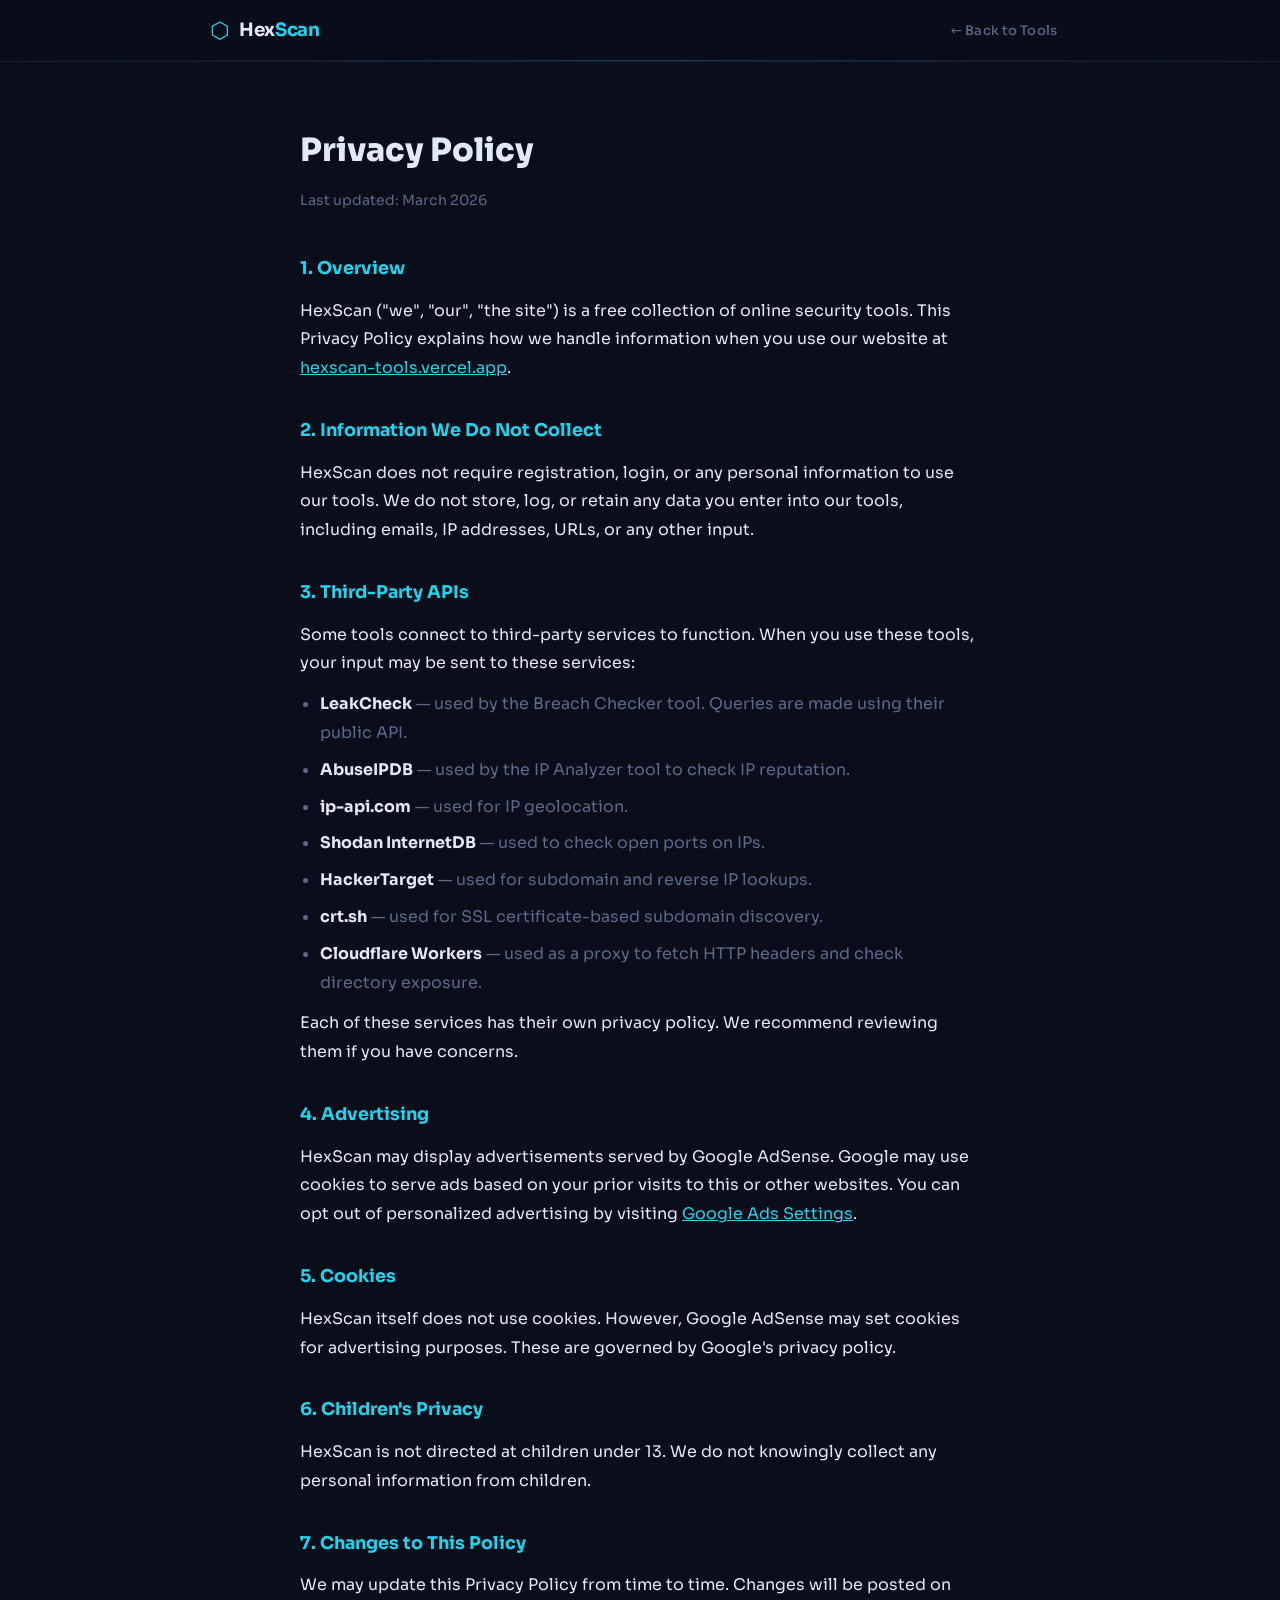
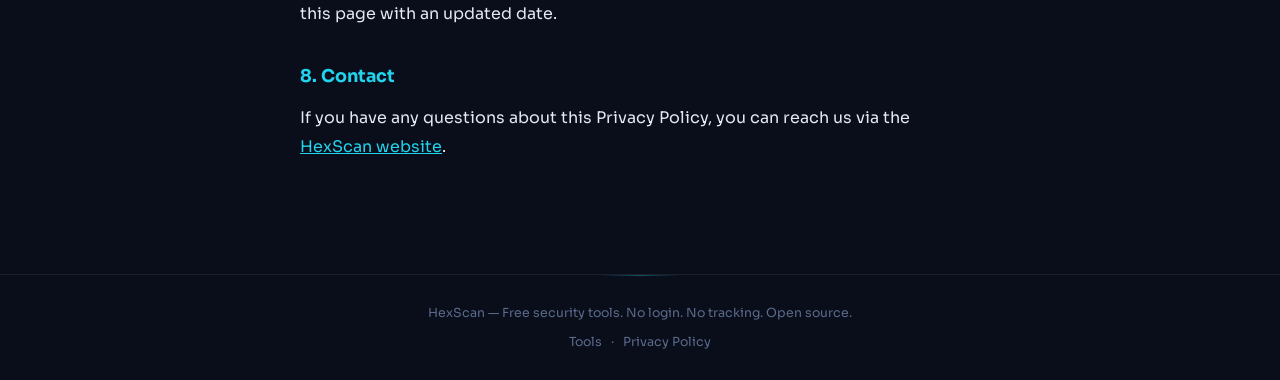
<file: privacy.html>
<!DOCTYPE html>
<html lang="en">
<head>
  <meta charset="UTF-8" />
  <meta name="viewport" content="width=device-width, initial-scale=1.0" />
  <title>Privacy Policy — HexScan</title>
  <meta name="description" content="Privacy policy for HexScan — free online security tools. No login, no tracking, no data stored." />
  <meta name="robots" content="index, follow" />
  <link rel="canonical" href="https://hexscan-tools.vercel.app/privacy.html" />

  <!-- Open Graph -->
  <meta property="og:title" content="Privacy Policy — HexScan" />
  <meta property="og:description" content="Privacy policy for HexScan — free online security tools. No login, no tracking, no data stored." />
  <meta property="og:url" content="https://hexscan-tools.vercel.app/privacy.html" />
  <meta property="og:type" content="website" />

  <!-- Fonts -->
  <link rel="preconnect" href="https://fonts.googleapis.com" />
  <link href="https://fonts.googleapis.com/css2?family=Share+Tech+Mono&family=Syne:wght@400;700;800&display=swap" rel="stylesheet" />

  <!-- Styles & Icon -->
  <link rel="stylesheet" href="style.css" />
  <link rel="icon" type="image/svg+xml" href="favicon.svg" />
</head>
<body>

  <header class="site-header">
    <div class="container">
      <div class="logo">
        <span class="logo-icon">⬡</span>
        <span class="logo-text">Hex<strong>Scan</strong></span>
      </div>
      <nav class="nav">
        <a href="index.html">← Back to Tools</a>
      </nav>
    </div>
  </header>

  <main class="container" style="max-width:720px; padding-top:60px; padding-bottom:80px; line-height:1.8;">

    <h1 style="font-size:2rem; font-weight:800; margin-bottom:8px;">Privacy Policy</h1>
    <p style="color:var(--text-muted); font-size:0.88rem; margin-bottom:40px;">Last updated: March 2026</p>

    <section style="margin-bottom:32px;">
      <h2 style="font-size:1.1rem; font-weight:700; color:var(--accent); margin-bottom:12px;">1. Overview</h2>
      <p>HexScan ("we", "our", "the site") is a free collection of online security tools. This Privacy Policy explains how we handle information when you use our website at <a href="https://hexscan-tools.vercel.app" style="color:var(--accent);">hexscan-tools.vercel.app</a>.</p>
    </section>

    <section style="margin-bottom:32px;">
      <h2 style="font-size:1.1rem; font-weight:700; color:var(--accent); margin-bottom:12px;">2. Information We Do Not Collect</h2>
      <p>HexScan does not require registration, login, or any personal information to use our tools. We do not store, log, or retain any data you enter into our tools, including emails, IP addresses, URLs, or any other input.</p>
    </section>

    <section style="margin-bottom:32px;">
      <h2 style="font-size:1.1rem; font-weight:700; color:var(--accent); margin-bottom:12px;">3. Third-Party APIs</h2>
      <p>Some tools connect to third-party services to function. When you use these tools, your input may be sent to these services:</p>
      <ul style="margin-top:12px; padding-left:20px; color:var(--text-muted);">
        <li style="margin-bottom:8px;"><strong style="color:var(--text);">LeakCheck</strong> — used by the Breach Checker tool. Queries are made using their public API.</li>
        <li style="margin-bottom:8px;"><strong style="color:var(--text);">AbuseIPDB</strong> — used by the IP Analyzer tool to check IP reputation.</li>
        <li style="margin-bottom:8px;"><strong style="color:var(--text);">ip-api.com</strong> — used for IP geolocation.</li>
        <li style="margin-bottom:8px;"><strong style="color:var(--text);">Shodan InternetDB</strong> — used to check open ports on IPs.</li>
        <li style="margin-bottom:8px;"><strong style="color:var(--text);">HackerTarget</strong> — used for subdomain and reverse IP lookups.</li>
        <li style="margin-bottom:8px;"><strong style="color:var(--text);">crt.sh</strong> — used for SSL certificate-based subdomain discovery.</li>
        <li style="margin-bottom:8px;"><strong style="color:var(--text);">Cloudflare Workers</strong> — used as a proxy to fetch HTTP headers and check directory exposure.</li>
      </ul>
      <p style="margin-top:12px;">Each of these services has their own privacy policy. We recommend reviewing them if you have concerns.</p>
    </section>

    <section style="margin-bottom:32px;">
      <h2 style="font-size:1.1rem; font-weight:700; color:var(--accent); margin-bottom:12px;">4. Advertising</h2>
      <p>HexScan may display advertisements served by Google AdSense. Google may use cookies to serve ads based on your prior visits to this or other websites. You can opt out of personalized advertising by visiting <a href="https://www.google.com/settings/ads" target="_blank" style="color:var(--accent);">Google Ads Settings</a>.</p>
    </section>

    <section style="margin-bottom:32px;">
      <h2 style="font-size:1.1rem; font-weight:700; color:var(--accent); margin-bottom:12px;">5. Cookies</h2>
      <p>HexScan itself does not use cookies. However, Google AdSense may set cookies for advertising purposes. These are governed by Google's privacy policy.</p>
    </section>

    <section style="margin-bottom:32px;">
      <h2 style="font-size:1.1rem; font-weight:700; color:var(--accent); margin-bottom:12px;">6. Children's Privacy</h2>
      <p>HexScan is not directed at children under 13. We do not knowingly collect any personal information from children.</p>
    </section>

    <section style="margin-bottom:32px;">
      <h2 style="font-size:1.1rem; font-weight:700; color:var(--accent); margin-bottom:12px;">7. Changes to This Policy</h2>
      <p>We may update this Privacy Policy from time to time. Changes will be posted on this page with an updated date.</p>
    </section>

    <section style="margin-bottom:32px;">
      <h2 style="font-size:1.1rem; font-weight:700; color:var(--accent); margin-bottom:12px;">8. Contact</h2>
      <p>If you have any questions about this Privacy Policy, you can reach us via the <a href="https://hexscan-tools.vercel.app" style="color:var(--accent);">HexScan website</a>.</p>
    </section>

  </main>

  <footer class="site-footer">
    <div class="container">
      <p>HexScan — Free security tools. No login. No tracking. Open source.</p>
      <p class="footer-links">
        <a href="https://hexscan-tools.vercel.app/">Tools</a> · <a href="https://hexscan-tools.vercel.app/privacy.html">Privacy Policy</a>
      </p>
    </div>
  </footer>

</body>
</html>
</file>
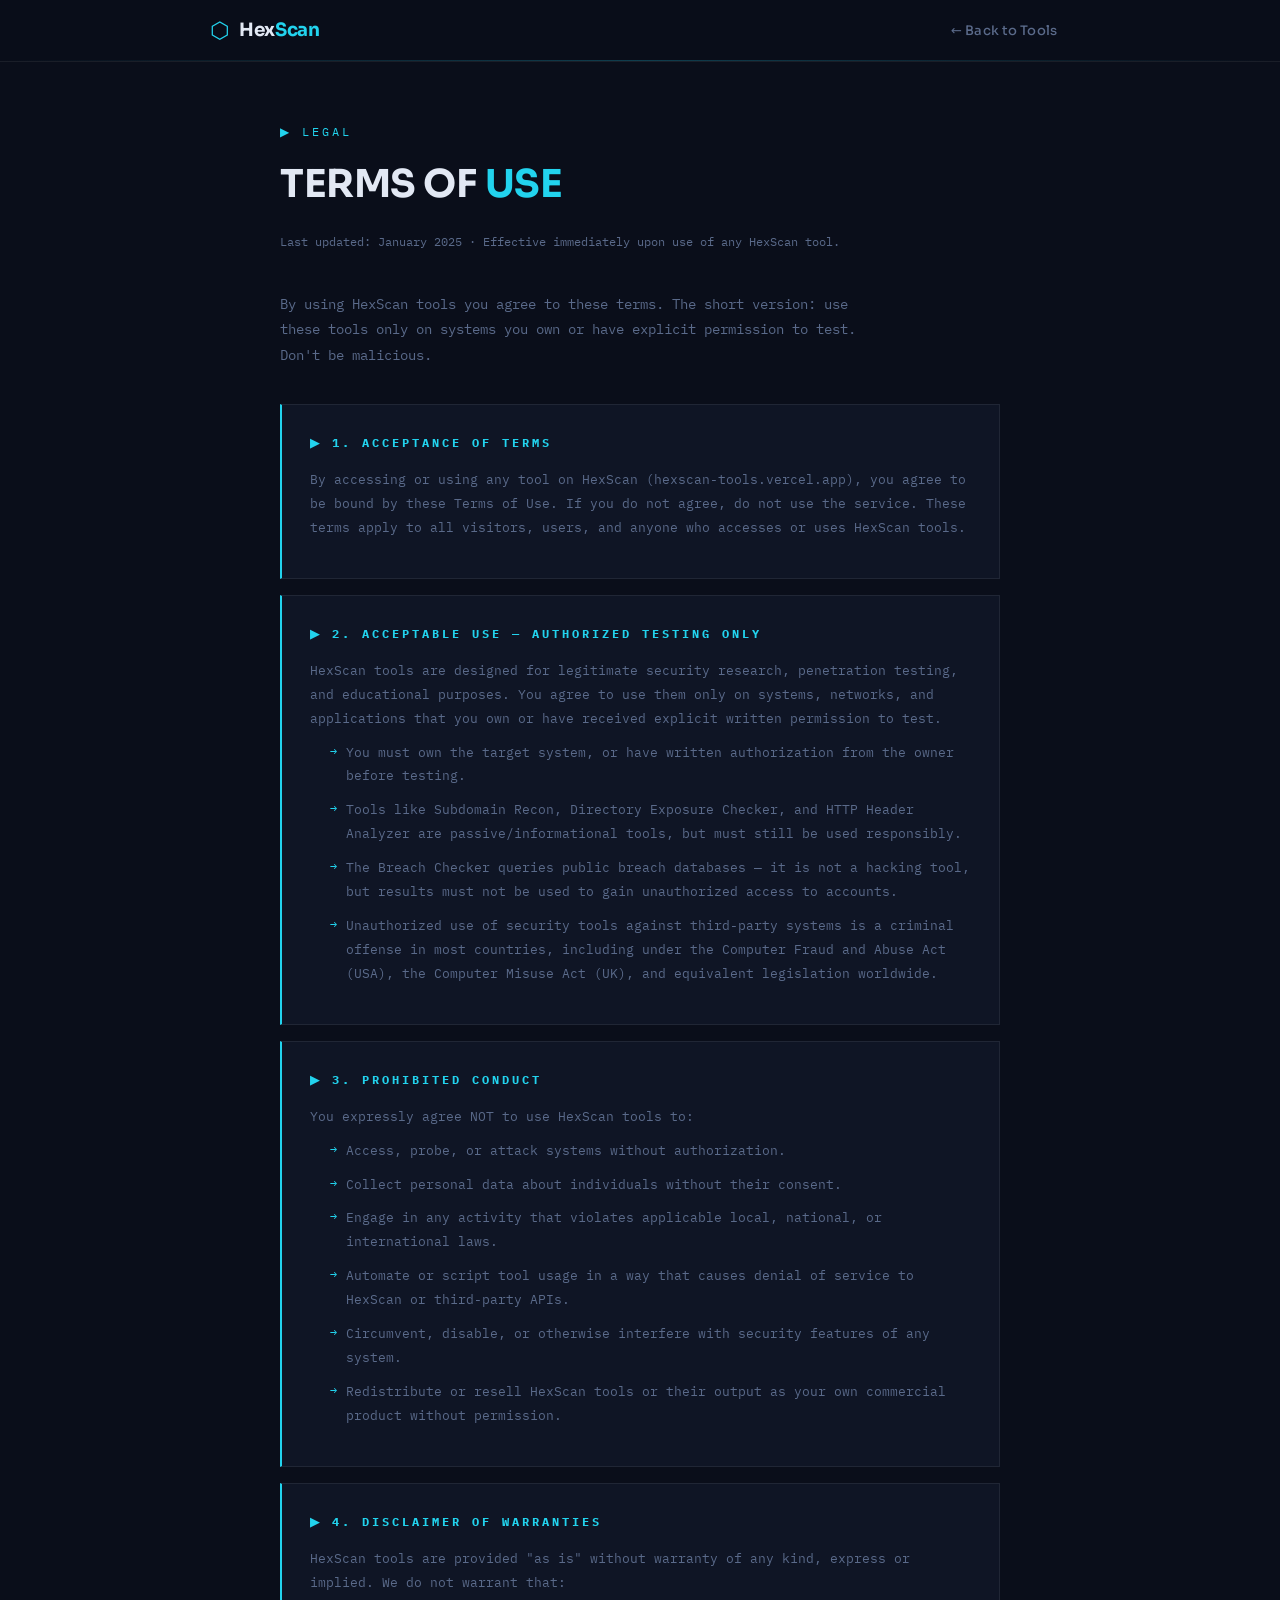
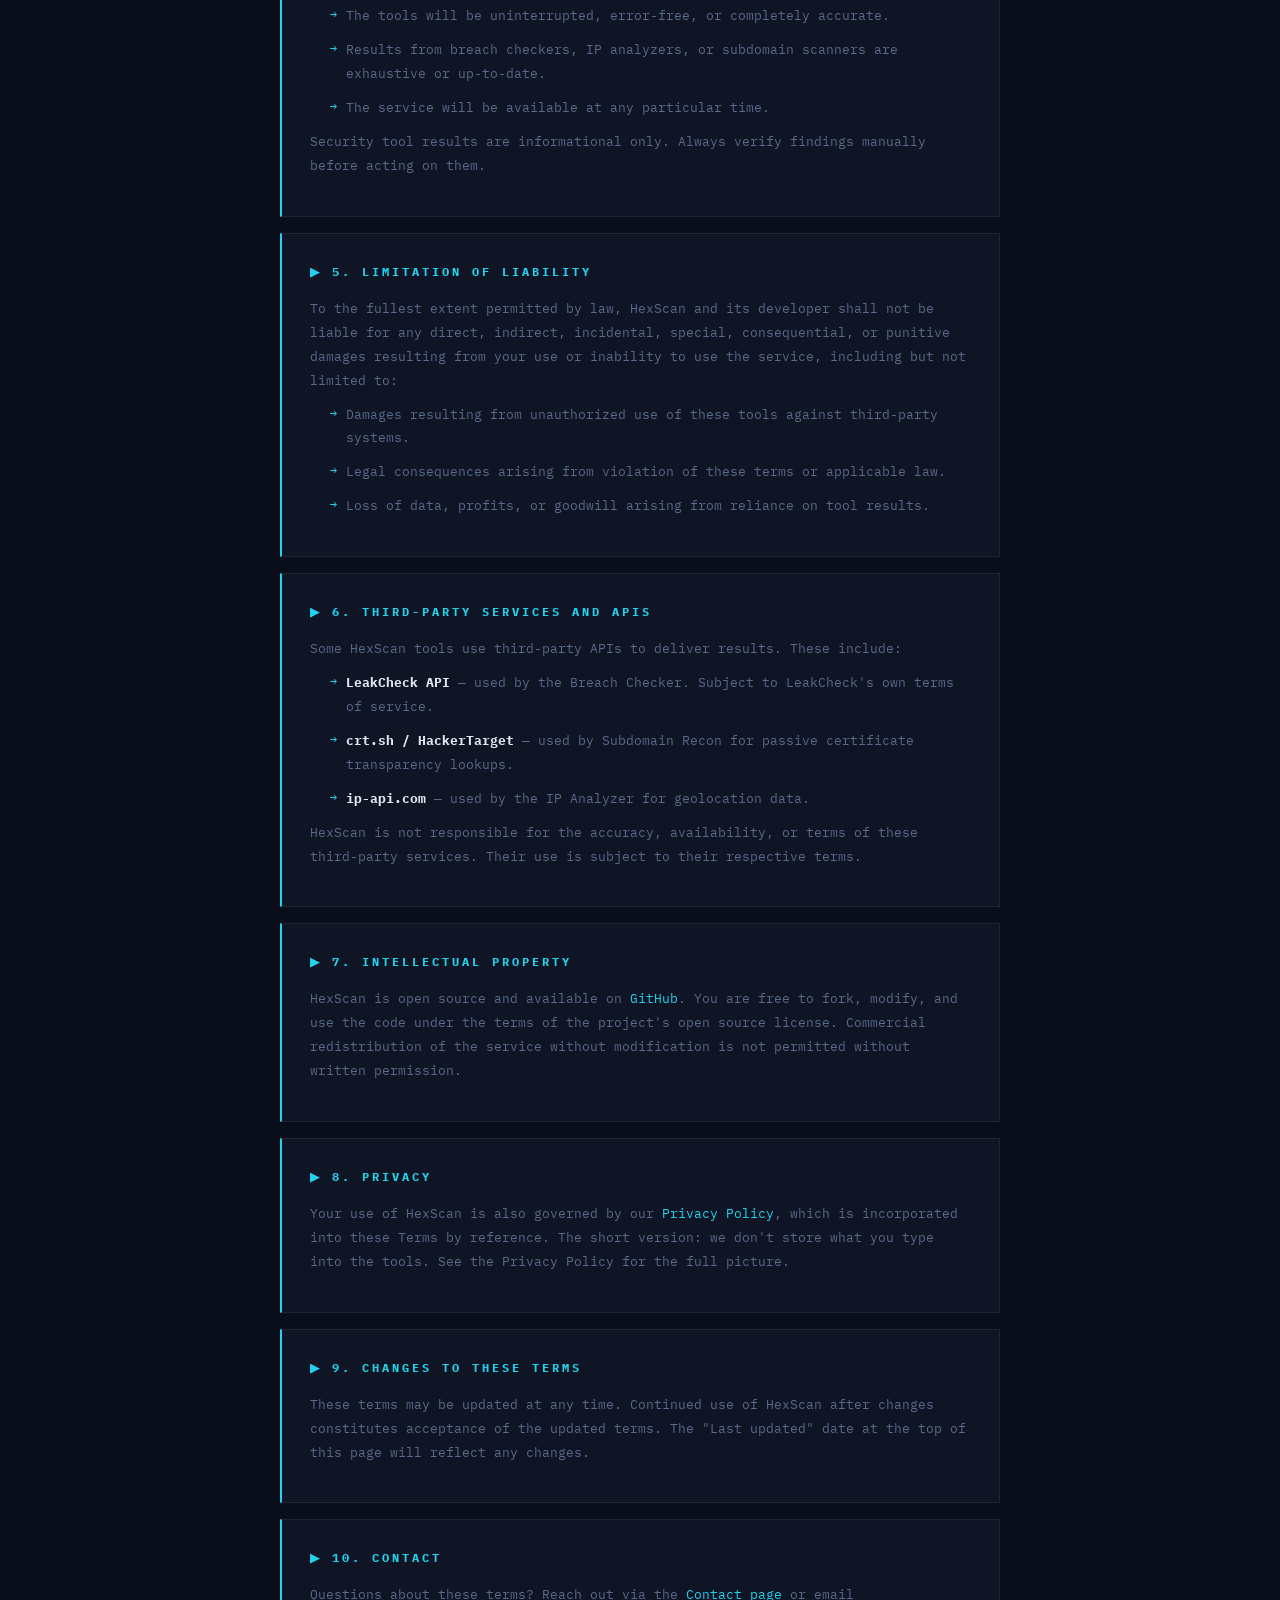
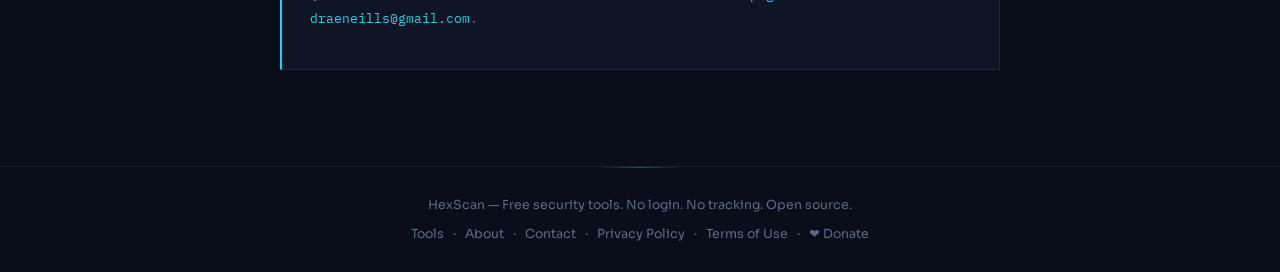
<file: terms.html>
<!DOCTYPE html>
<html lang="en">
<head>
<meta charset="UTF-8" />
<meta name="viewport" content="width=device-width, initial-scale=1.0" />
<title>Terms of Use — HexScan</title>
<meta name="description" content="HexScan terms of use. Free security tools for authorized testing only. Read our acceptable use policy before using any HexScan tools." />
<meta name="robots" content="index, follow" />
<link rel="canonical" href="https://hexscan-tools.vercel.app/terms.html" />
<meta property="og:title" content="Terms of Use — HexScan" />
<meta property="og:url" content="https://hexscan-tools.vercel.app/terms.html" />
<meta property="og:type" content="website" />
<link rel="preconnect" href="https://fonts.googleapis.com" />
<link href="https://fonts.googleapis.com/css2?family=Rajdhani:wght@400;500;600;700&family=Share+Tech+Mono&display=swap" rel="stylesheet" />
<link rel="stylesheet" href="style.css" />
<link rel="icon" type="image/svg+xml" href="favicon.svg" />
<script async src="https://pagead2.googlesyndication.com/pagead/js/adsbygoogle.js?client=ca-pub-3698493513053471" crossorigin="anonymous"></script>
<style>
  .terms-section { padding: 28px; background: var(--bg2); border: 1px solid var(--border); border-left: 2px solid var(--accent); margin-bottom: 16px; }
  .terms-section h2 { font-family: var(--font-mono); font-size: 0.72rem; letter-spacing: 3px; text-transform: uppercase; color: var(--accent); margin-bottom: 16px; }
  .terms-section p, .terms-section li { font-family: var(--font-mono); font-size: 0.83rem; color: var(--text-muted); line-height: 1.8; margin-bottom: 10px; }
  .terms-section ul { padding-left: 20px; }
  .terms-section li { list-style: none; position: relative; padding-left: 16px; }
  .terms-section li::before { content: "→"; position: absolute; left: 0; color: var(--accent); font-size: 0.75rem; }
  .terms-section a { color: var(--accent); text-decoration: none; }
  .terms-meta { font-family: var(--font-mono); font-size: 0.75rem; color: var(--text-muted); margin-bottom: 40px; }
</style>
</head>
<body>
<header class="site-header">
  <div class="container">
    <div class="logo">
      <span class="logo-icon">⬡</span>
      <span class="logo-text">Hex<strong>Scan</strong></span>
    </div>
    <nav class="nav">
      <a href="index.html">← Back to Tools</a>
    </nav>
  </div>
</header>

<main class="container" style="max-width:760px; padding-top:60px; padding-bottom:80px;">

  <div style="margin-bottom:36px;">
    <div style="font-family:var(--font-mono);font-size:0.72rem;letter-spacing:3px;text-transform:uppercase;color:var(--accent);margin-bottom:12px;">▶ Legal</div>
    <h1 style="font-size:2.4rem;font-weight:700;text-transform:uppercase;letter-spacing:-0.5px;margin-bottom:16px;">
      Terms of <span style="color:var(--accent);">Use</span>
    </h1>
    <p class="terms-meta">Last updated: January 2025 · Effective immediately upon use of any HexScan tool.</p>
    <p style="font-family:var(--font-mono);font-size:0.88rem;color:var(--text-muted);line-height:1.8;max-width:600px;">
      By using HexScan tools you agree to these terms. The short version: use these tools only on systems you own or have explicit permission to test. Don't be malicious.
    </p>
  </div>

  <div class="terms-section">
    <h2>▶ 1. Acceptance of terms</h2>
    <p>By accessing or using any tool on HexScan (hexscan-tools.vercel.app), you agree to be bound by these Terms of Use. If you do not agree, do not use the service. These terms apply to all visitors, users, and anyone who accesses or uses HexScan tools.</p>
  </div>

  <div class="terms-section">
    <h2>▶ 2. Acceptable use — authorized testing only</h2>
    <p>HexScan tools are designed for legitimate security research, penetration testing, and educational purposes. You agree to use them only on systems, networks, and applications that you own or have received explicit written permission to test.</p>
    <ul>
      <li>You must own the target system, or have written authorization from the owner before testing.</li>
      <li>Tools like Subdomain Recon, Directory Exposure Checker, and HTTP Header Analyzer are passive/informational tools, but must still be used responsibly.</li>
      <li>The Breach Checker queries public breach databases — it is not a hacking tool, but results must not be used to gain unauthorized access to accounts.</li>
      <li>Unauthorized use of security tools against third-party systems is a criminal offense in most countries, including under the Computer Fraud and Abuse Act (USA), the Computer Misuse Act (UK), and equivalent legislation worldwide.</li>
    </ul>
  </div>

  <div class="terms-section">
    <h2>▶ 3. Prohibited conduct</h2>
    <p>You expressly agree NOT to use HexScan tools to:</p>
    <ul>
      <li>Access, probe, or attack systems without authorization.</li>
      <li>Collect personal data about individuals without their consent.</li>
      <li>Engage in any activity that violates applicable local, national, or international laws.</li>
      <li>Automate or script tool usage in a way that causes denial of service to HexScan or third-party APIs.</li>
      <li>Circumvent, disable, or otherwise interfere with security features of any system.</li>
      <li>Redistribute or resell HexScan tools or their output as your own commercial product without permission.</li>
    </ul>
  </div>

  <div class="terms-section">
    <h2>▶ 4. Disclaimer of warranties</h2>
    <p>HexScan tools are provided "as is" without warranty of any kind, express or implied. We do not warrant that:</p>
    <ul>
      <li>The tools will be uninterrupted, error-free, or completely accurate.</li>
      <li>Results from breach checkers, IP analyzers, or subdomain scanners are exhaustive or up-to-date.</li>
      <li>The service will be available at any particular time.</li>
    </ul>
    <p>Security tool results are informational only. Always verify findings manually before acting on them.</p>
  </div>

  <div class="terms-section">
    <h2>▶ 5. Limitation of liability</h2>
    <p>To the fullest extent permitted by law, HexScan and its developer shall not be liable for any direct, indirect, incidental, special, consequential, or punitive damages resulting from your use or inability to use the service, including but not limited to:</p>
    <ul>
      <li>Damages resulting from unauthorized use of these tools against third-party systems.</li>
      <li>Legal consequences arising from violation of these terms or applicable law.</li>
      <li>Loss of data, profits, or goodwill arising from reliance on tool results.</li>
    </ul>
  </div>

  <div class="terms-section">
    <h2>▶ 6. Third-party services and APIs</h2>
    <p>Some HexScan tools use third-party APIs to deliver results. These include:</p>
    <ul>
      <li><strong style="color:var(--text)">LeakCheck API</strong> — used by the Breach Checker. Subject to LeakCheck's own terms of service.</li>
      <li><strong style="color:var(--text)">crt.sh / HackerTarget</strong> — used by Subdomain Recon for passive certificate transparency lookups.</li>
      <li><strong style="color:var(--text)">ip-api.com</strong> — used by the IP Analyzer for geolocation data.</li>
    </ul>
    <p>HexScan is not responsible for the accuracy, availability, or terms of these third-party services. Their use is subject to their respective terms.</p>
  </div>

  <div class="terms-section">
    <h2>▶ 7. Intellectual property</h2>
    <p>HexScan is open source and available on <a href="https://github.com/imperius06/hexscan" target="_blank">GitHub</a>. You are free to fork, modify, and use the code under the terms of the project's open source license. Commercial redistribution of the service without modification is not permitted without written permission.</p>
  </div>

  <div class="terms-section">
    <h2>▶ 8. Privacy</h2>
    <p>Your use of HexScan is also governed by our <a href="privacy.html">Privacy Policy</a>, which is incorporated into these Terms by reference. The short version: we don't store what you type into the tools. See the Privacy Policy for the full picture.</p>
  </div>

  <div class="terms-section">
    <h2>▶ 9. Changes to these terms</h2>
    <p>These terms may be updated at any time. Continued use of HexScan after changes constitutes acceptance of the updated terms. The "Last updated" date at the top of this page will reflect any changes.</p>
  </div>

  <div class="terms-section">
    <h2>▶ 10. Contact</h2>
    <p>Questions about these terms? Reach out via the <a href="contact.html">Contact page</a> or email <a href="mailto:draeneills@gmail.com">draeneills@gmail.com</a>.</p>
  </div>

</main>

<footer class="site-footer">
  <div class="container">
    <p>HexScan — Free security tools. No login. No tracking. Open source.</p>
    <p class="footer-links">
      <a href="index.html">Tools</a> ·
      <a href="about.html">About</a> ·
      <a href="contact.html">Contact</a> ·
      <a href="privacy.html">Privacy Policy</a> ·
      <a href="terms.html">Terms of Use</a> ·
      <a href="https://www.paypal.com/paypalme/imperius06" target="_blank">❤️ Donate</a>
    </p>
  </div>
</footer>
</body>
</html>
</file>
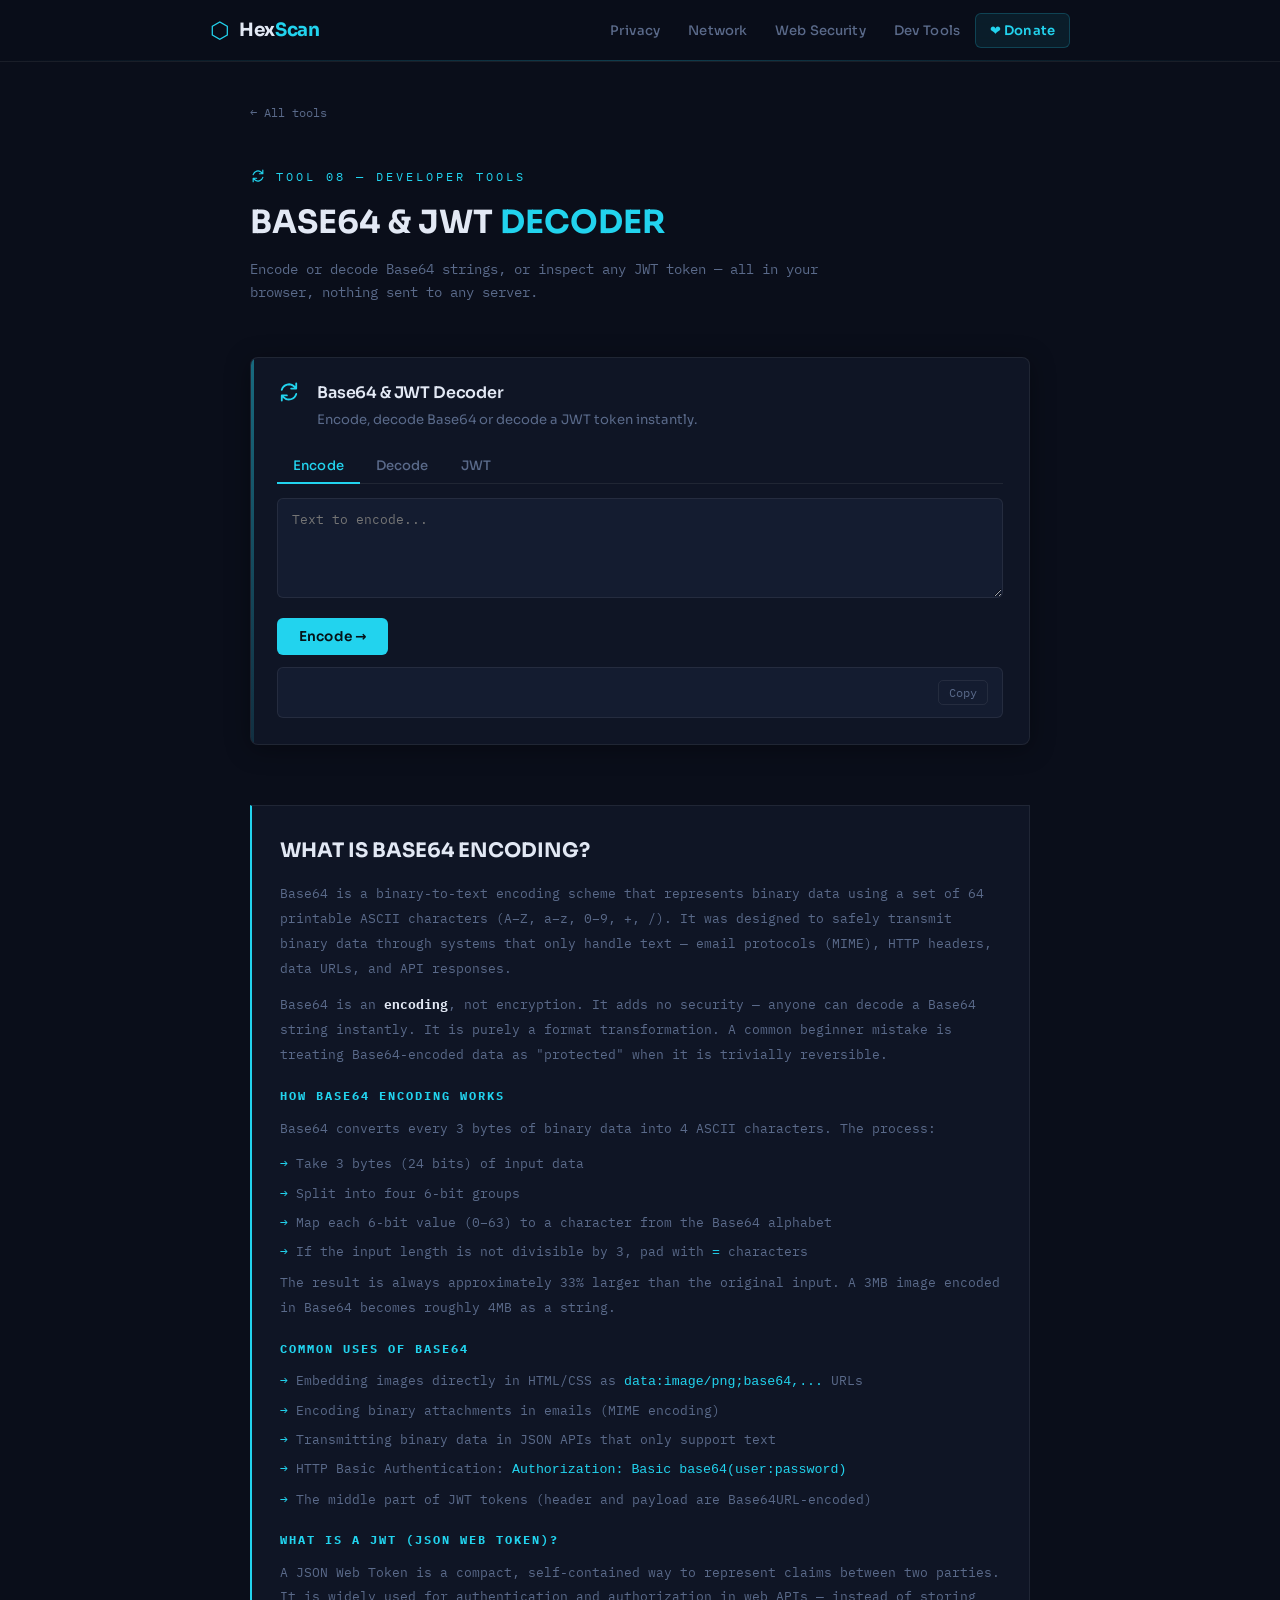
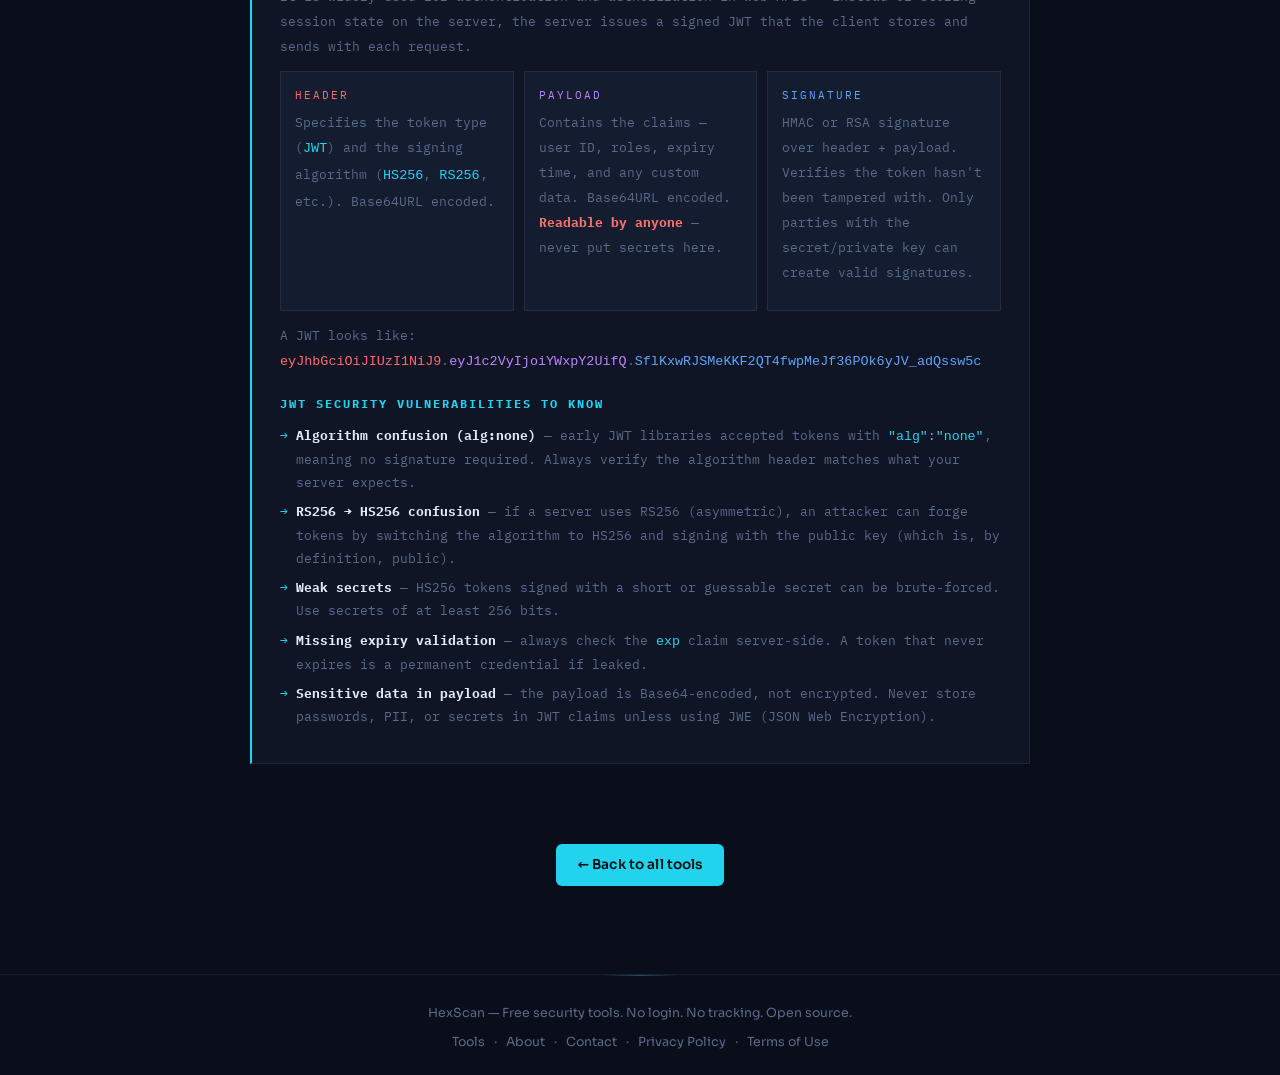
<file: tools/base64-jwt.html>
<!DOCTYPE html>
<html lang="en">
<head>
<meta charset="UTF-8" />
<meta name="viewport" content="width=device-width, initial-scale=1.0" />
<title>Base64 Encoder / Decoder & JWT Inspector | HexScan</title>
<meta name="description" content="Free Base64 encoder, decoder, and JWT token inspector. Decode any JWT token instantly. Learn how Base64 encoding works, what JWTs are, and common JWT security vulnerabilities." />
<meta name="keywords" content="base64 decoder, base64 encoder, JWT decoder, JSON web token, JWT inspector, base64 online, decode JWT" />
<meta name="robots" content="index, follow" />
<link rel="canonical" href="https://hexscan-tools.vercel.app/tools/base64-jwt.html" />
<meta property="og:title" content="Base64 & JWT Decoder — HexScan" />
<meta property="og:description" content="Encode and decode Base64 or decode any JWT token instantly. Free, runs in browser." />
<meta property="og:url" content="https://hexscan-tools.vercel.app/tools/base64-jwt.html" />
<meta property="og:type" content="website" />
<link rel="preconnect" href="https://fonts.googleapis.com" />
<link href="https://fonts.googleapis.com/css2?family=Rajdhani:wght@400;500;600;700&family=Share+Tech+Mono&display=swap" rel="stylesheet" />
<link rel="stylesheet" href="../style.css" />
<link rel="icon" type="image/svg+xml" href="../favicon.svg" />
<script async src="https://pagead2.googlesyndication.com/pagead/js/adsbygoogle.js?client=ca-pub-3698493513053471" crossorigin="anonymous"></script>
<style>
  .guide-section { padding: 28px; background: var(--bg2); border: 1px solid var(--border); border-left: 2px solid var(--accent); margin-bottom: 16px; }
  .guide-section h2 { font-size: 1.25rem; font-weight: 700; text-transform: uppercase; margin-bottom: 14px; }
  .guide-section h3 { font-family: var(--font-mono); font-size: 0.78rem; letter-spacing: 2px; text-transform: uppercase; color: var(--accent); margin: 18px 0 10px; }
  .guide-section p { font-family: var(--font-mono); font-size: 0.84rem; color: var(--text-muted); line-height: 1.85; margin-bottom: 12px; }
  .guide-section li { font-family: var(--font-mono); font-size: 0.83rem; color: var(--text-muted); line-height: 1.75; list-style: none; padding-left: 16px; position: relative; margin-bottom: 6px; }
  .guide-section li::before { content: "→"; position: absolute; left: 0; color: var(--accent); }
  .back-link { font-family: var(--font-mono); font-size: 0.78rem; color: var(--text-muted); text-decoration: none; display: inline-flex; align-items: center; gap: 6px; margin-bottom: 24px; }
  .back-link:hover { color: var(--accent); }
  .jwt-parts { display: grid; grid-template-columns: 1fr 1fr 1fr; gap: 10px; margin: 12px 0; }
  .jwt-part { padding: 14px; background: var(--bg3); border: 1px solid var(--border); }
  .jwt-part-label { font-family: var(--font-mono); font-size: 0.7rem; letter-spacing: 2px; text-transform: uppercase; margin-bottom: 6px; }
  .jwt-part-label.red { color: #ff6b6b; }
  .jwt-part-label.purple { color: #c084fc; }
  .jwt-part-label.blue { color: #60a5fa; }
  .jwt-part-desc { font-family: var(--font-mono); font-size: 0.78rem; color: var(--text-muted); line-height: 1.6; }
  @media(max-width:580px){.jwt-parts{grid-template-columns:1fr;}}
</style>
</head>
<body>
<header class="site-header">
  <div class="container">
    <div class="logo"><span class="logo-icon">⬡</span><span class="logo-text">Hex<strong>Scan</strong></span></div>
    <nav class="nav">
      <a href="../index.html#privacy">Privacy</a>
      <a href="../index.html#network">Network</a>
      <a href="../index.html#websec">Web Security</a>
      <a href="../index.html#devtools">Dev Tools</a>
      <a href="https://www.paypal.com/paypalme/imperius06" target="_blank" class="nav-donate">❤️ Donate</a>
    </nav>
  </div>
</header>

<main class="container tools-container" style="max-width:820px;">
  <a href="../index.html" class="back-link">← All tools</a>

  <div style="margin-bottom:32px;">
    <div style="display: flex; align-items: center; gap: 10px; font-family: var(--font-mono); font-size: 0.72rem; letter-spacing: 3px; text-transform: uppercase; color: var(--accent); margin-bottom: 10px;">
        <svg xmlns="http://www.w3.org/2000/svg" viewBox="0 0 20 20" fill="currentColor" style="width: 16px; height: 16px;">
            <path fill-rule="evenodd" d="M15.312 11.424a5.5 5.5 0 0 1-9.201 2.466l-.312-.311h2.433a.75.75 0 0 0 0-1.5H3.982a.75.75 0 0 0-.75.75v4.25a.75.75 0 0 0 1.5 0v-2.432l.31.31a7 7 0 0 0 11.712-3.138.75.75 0 0 0-1.442-.405ZM4.688 8.576a5.5 5.5 0 0 1 9.201-2.466l.312.311h-2.433a.75.75 0 0 0 0 1.5h4.25a.75.75 0 0 0 .75-.75V2.75a.75.75 0 0 0-1.5 0v2.432l-.31-.31A7 7 0 0 0 3.246 8.01a.75.75 0 1 0 1.442.405Z" clip-rule="evenodd" />
        </svg>
        <span>Tool 08 — Developer Tools</span>
    </div>
    
    <h1 style="font-size: 2rem; font-weight: 700; text-transform: uppercase; margin-bottom: 10px; font-family: var(--font-display); color: var(--text);">
        Base64 &amp; JWT <span style="color: var(--accent);">Decoder</span>
    </h1>
    
    <p style="font-family: var(--font-mono); font-size: 0.85rem; color: var(--text-muted); line-height: 1.7; max-width: 600px;">
        Encode or decode Base64 strings, or inspect any JWT token — all in your browser, nothing sent to any server.
    </p>
</div>

 <section class="tool-card" style="margin-bottom:40px;">
    <div class="tool-header">
        <span class="tool-icon">
            <svg xmlns="http://www.w3.org/2000/svg" viewBox="0 0 20 20" fill="currentColor" class="card-icon-svg">
                <path fill-rule="evenodd" d="M15.312 11.424a5.5 5.5 0 0 1-9.201 2.466l-.312-.311h2.433a.75.75 0 0 0 0-1.5H3.982a.75.75 0 0 0-.75.75v4.25a.75.75 0 0 0 1.5 0v-2.432l.31.31a7 7 0 0 0 11.712-3.138.75.75 0 0 0-1.442-.405ZM4.688 8.576a5.5 5.5 0 0 1 9.201-2.466l.312.311h-2.433a.75.75 0 0 0 0 1.5h4.25a.75.75 0 0 0 .75-.75V2.75a.75.75 0 0 0-1.5 0v2.432l-.31-.31A7 7 0 0 0 3.246 8.01a.75.75 0 1 0 1.442.405Z" clip-rule="evenodd" />
            </svg>
        </span>
        <div>
            <h2 class="tool-title">Base64 &amp; JWT Decoder</h2>
            <p class="tool-desc">Encode, decode Base64 or decode a JWT token instantly.</p>
        </div>
    </div>

    <div class="tool-body">
        <div class="tabs">
            <button class="tab active" onclick="switchTab(this,'b64-encode')">Encode</button>
            <button class="tab" onclick="switchTab(this,'b64-decode')">Decode</button>
            <button class="tab" onclick="switchTab(this,'jwt-decode')">JWT</button>
        </div>

        <div id="b64-encode" class="tab-panel active">
            <textarea id="b64e-input" class="textarea" placeholder="Text to encode..."></textarea>
            <button class="btn-primary" onclick="b64Encode()">Encode →</button>
            <div class="output-box mt">
                <span id="b64e-output" class="mono small"></span>
                <button class="copy-btn" onclick="copyText('b64e-output')">Copy</button>
            </div>
        </div>

        <div id="b64-decode" class="tab-panel">
            <textarea id="b64d-input" class="textarea" placeholder="Base64 to decode..."></textarea>
            <button class="btn-primary" onclick="b64Decode()">Decode →</button>
            <div class="output-box mt">
                <span id="b64d-output" class="mono small"></span>
                <button class="copy-btn" onclick="copyText('b64d-output')">Copy</button>
            </div>
        </div>

        <div id="jwt-decode" class="tab-panel">
            <textarea id="jwt-input" class="textarea" placeholder="Paste JWT token..."></textarea>
            <button class="btn-primary" onclick="decodeJWT()">Decode JWT →</button>
            <pre id="jwt-output" class="code-output hidden"></pre>
        </div>
    </div>
</section>
  <!-- GUIDE -->
  <div class="guide-section">
    <h2>What is Base64 encoding?</h2>
    <p>Base64 is a binary-to-text encoding scheme that represents binary data using a set of 64 printable ASCII characters (A–Z, a–z, 0–9, +, /). It was designed to safely transmit binary data through systems that only handle text — email protocols (MIME), HTTP headers, data URLs, and API responses.</p>
    <p>Base64 is an <strong style="color:var(--text)">encoding</strong>, not encryption. It adds no security — anyone can decode a Base64 string instantly. It is purely a format transformation. A common beginner mistake is treating Base64-encoded data as "protected" when it is trivially reversible.</p>

    <h3>How Base64 encoding works</h3>
    <p>Base64 converts every 3 bytes of binary data into 4 ASCII characters. The process:</p>
    <ul>
      <li>Take 3 bytes (24 bits) of input data</li>
      <li>Split into four 6-bit groups</li>
      <li>Map each 6-bit value (0–63) to a character from the Base64 alphabet</li>
      <li>If the input length is not divisible by 3, pad with <code style="color:var(--accent)">=</code> characters</li>
    </ul>
    <p>The result is always approximately 33% larger than the original input. A 3MB image encoded in Base64 becomes roughly 4MB as a string.</p>

    <h3>Common uses of Base64</h3>
    <ul>
      <li>Embedding images directly in HTML/CSS as <code style="color:var(--accent)">data:image/png;base64,...</code> URLs</li>
      <li>Encoding binary attachments in emails (MIME encoding)</li>
      <li>Transmitting binary data in JSON APIs that only support text</li>
      <li>HTTP Basic Authentication: <code style="color:var(--accent)">Authorization: Basic base64(user:password)</code></li>
      <li>The middle part of JWT tokens (header and payload are Base64URL-encoded)</li>
    </ul>

    <h3>What is a JWT (JSON Web Token)?</h3>
    <p>A JSON Web Token is a compact, self-contained way to represent claims between two parties. It is widely used for authentication and authorization in web APIs — instead of storing session state on the server, the server issues a signed JWT that the client stores and sends with each request.</p>

    <div class="jwt-parts">
      <div class="jwt-part">
        <div class="jwt-part-label red">Header</div>
        <p class="jwt-part-desc">Specifies the token type (<code style="color:var(--accent)">JWT</code>) and the signing algorithm (<code style="color:var(--accent)">HS256</code>, <code style="color:var(--accent)">RS256</code>, etc.). Base64URL encoded.</p>
      </div>
      <div class="jwt-part">
        <div class="jwt-part-label purple">Payload</div>
        <p class="jwt-part-desc">Contains the claims — user ID, roles, expiry time, and any custom data. Base64URL encoded. <strong style="color:#f87171">Readable by anyone</strong> — never put secrets here.</p>
      </div>
      <div class="jwt-part">
        <div class="jwt-part-label blue">Signature</div>
        <p class="jwt-part-desc">HMAC or RSA signature over header + payload. Verifies the token hasn't been tampered with. Only parties with the secret/private key can create valid signatures.</p>
      </div>
    </div>

    <p>A JWT looks like: <code style="color:#ff6b6b">eyJhbGciOiJIUzI1NiJ9</code>.<code style="color:#c084fc">eyJ1c2VyIjoiYWxpY2UifQ</code>.<code style="color:#60a5fa">SflKxwRJSMeKKF2QT4fwpMeJf36POk6yJV_adQssw5c</code></p>

    <h3>JWT security vulnerabilities to know</h3>
    <ul>
      <li><strong style="color:var(--text)">Algorithm confusion (alg:none)</strong> — early JWT libraries accepted tokens with <code style="color:var(--accent)">"alg":"none"</code>, meaning no signature required. Always verify the algorithm header matches what your server expects.</li>
      <li><strong style="color:var(--text)">RS256 → HS256 confusion</strong> — if a server uses RS256 (asymmetric), an attacker can forge tokens by switching the algorithm to HS256 and signing with the public key (which is, by definition, public).</li>
      <li><strong style="color:var(--text)">Weak secrets</strong> — HS256 tokens signed with a short or guessable secret can be brute-forced. Use secrets of at least 256 bits.</li>
      <li><strong style="color:var(--text)">Missing expiry validation</strong> — always check the <code style="color:var(--accent)">exp</code> claim server-side. A token that never expires is a permanent credential if leaked.</li>
      <li><strong style="color:var(--text)">Sensitive data in payload</strong> — the payload is Base64-encoded, not encrypted. Never store passwords, PII, or secrets in JWT claims unless using JWE (JSON Web Encryption).</li>
    </ul>
  </div>

  <div style="text-align:center;margin-top:32px;">
    <a href="../index.html" class="btn-primary" style="display:inline-block;text-decoration:none;">← Back to all tools</a>
  </div>
</main>

<footer class="site-footer">
  <div class="container">
    <p>HexScan — Free security tools. No login. No tracking. Open source.</p>
    <p class="footer-links">
      <a href="../index.html">Tools</a> · <a href="../about.html">About</a> · <a href="../contact.html">Contact</a> · <a href="../privacy.html">Privacy Policy</a> · <a href="../terms.html">Terms of Use</a>
    </p>
  </div>
</footer>
<div id="toast" class="toast">Copied!</div>
<script>
function copyText(id){navigator.clipboard.writeText(document.getElementById(id).textContent).then(()=>{const t=document.getElementById('toast');t.classList.add('show');setTimeout(()=>t.classList.remove('show'),1800);});}
function switchTab(btn,id){document.querySelectorAll('.tab').forEach(t=>t.classList.remove('active'));document.querySelectorAll('.tab-panel').forEach(p=>p.classList.remove('active'));btn.classList.add('active');document.getElementById(id).classList.add('active');}
function b64Encode(){try{document.getElementById('b64e-output').textContent=btoa(unescape(encodeURIComponent(document.getElementById('b64e-input').value)));}catch(e){document.getElementById('b64e-output').textContent='Error: '+e.message;}}
function b64Decode(){try{document.getElementById('b64d-output').textContent=decodeURIComponent(escape(atob(document.getElementById('b64d-input').value)));}catch(e){document.getElementById('b64d-output').textContent='Error: invalid Base64';}}
function decodeJWT(){const t=document.getElementById('jwt-input').value.trim();const parts=t.split('.');if(parts.length!==3){document.getElementById('jwt-output').textContent='Invalid JWT: expected 3 parts separated by dots';document.getElementById('jwt-output').classList.remove('hidden');return;}try{const decode=s=>{s=s.replace(/-/g,'+').replace(/_/g,'/');while(s.length%4)s+='=';return JSON.parse(atob(s));};const h=decode(parts[0]),p=decode(parts[1]);const out={header:h,payload:p,signature:'['+parts[2]+'] (verify server-side)'};document.getElementById('jwt-output').textContent=JSON.stringify(out,null,2);document.getElementById('jwt-output').classList.remove('hidden');}catch(e){document.getElementById('jwt-output').textContent='Error decoding JWT: '+e.message;document.getElementById('jwt-output').classList.remove('hidden');}}
</script>
</body>
</html>
</file>
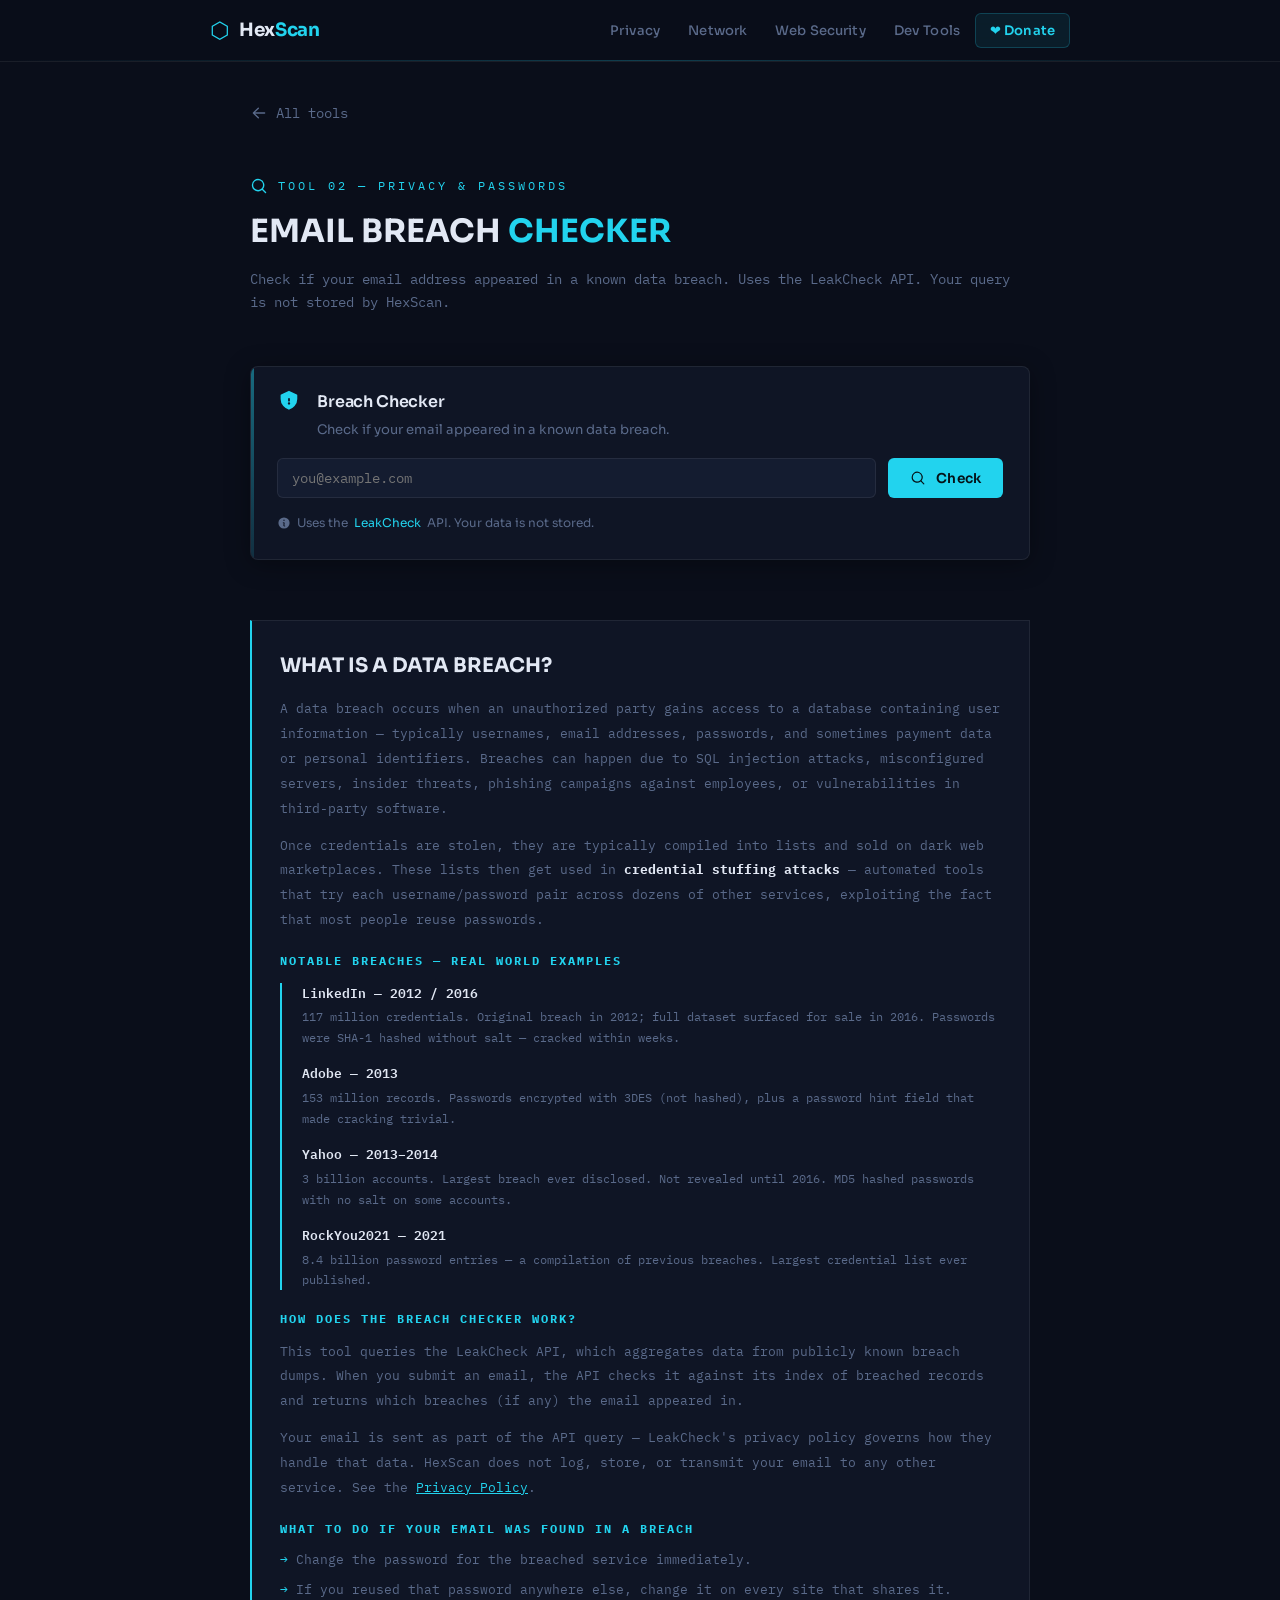
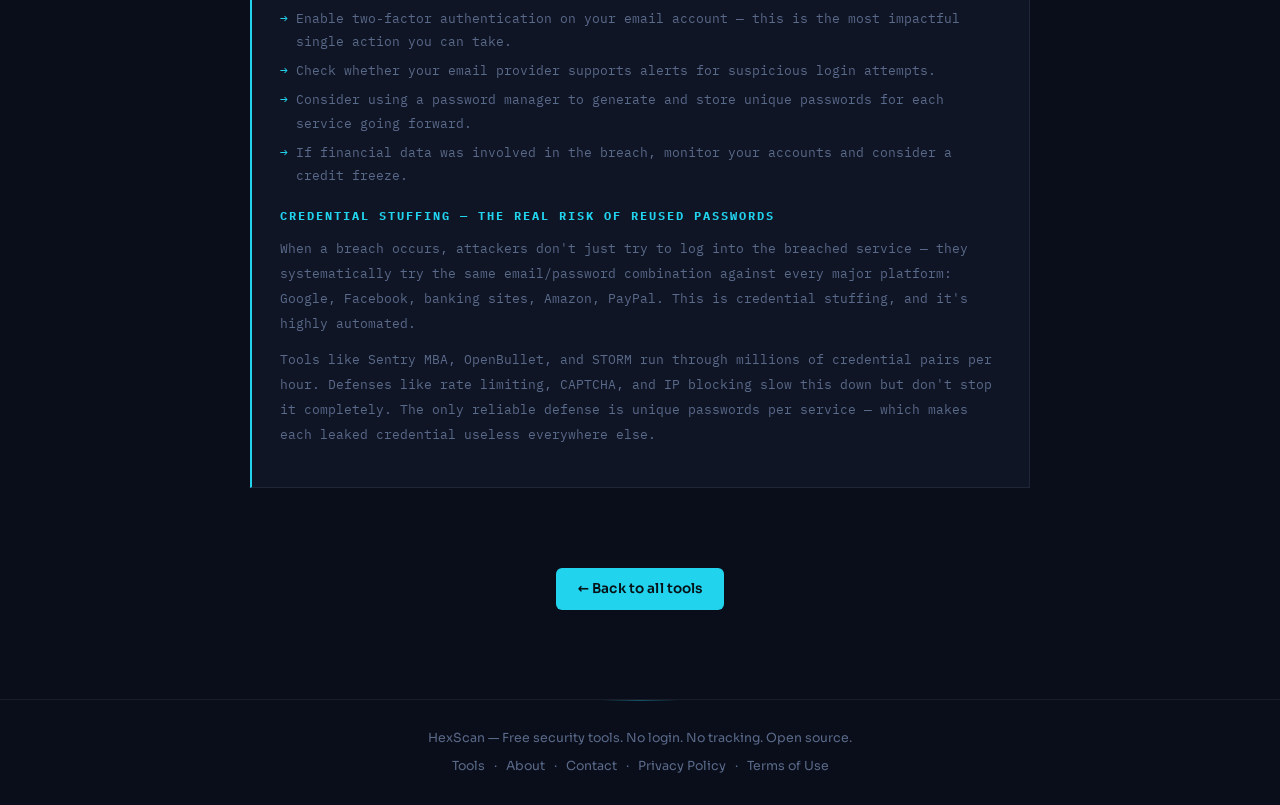
<file: tools/breach-checker.html>
<!DOCTYPE html>
<html lang="en">
<head>
<meta charset="UTF-8" />
<meta name="viewport" content="width=device-width, initial-scale=1.0" />
<title>Email Breach Checker — Was My Email Hacked? | HexScan</title>
<meta name="description" content="Check if your email address appeared in a known data breach. Free, private breach checker using LeakCheck API. Learn how data breaches happen and how to protect yourself." />
<meta name="keywords" content="email breach checker, have i been pwned, data breach check, check email hacked, leaked email, credential stuffing" />
<meta name="robots" content="index, follow" />
<link rel="canonical" href="https://hexscan-tools.vercel.app/tools/breach-checker.html" />
<meta property="og:title" content="Email Breach Checker — HexScan" />
<meta property="og:description" content="Check if your email appeared in a known data breach. Free, private, no account required." />
<meta property="og:url" content="https://hexscan-tools.vercel.app/tools/breach-checker.html" />
<meta property="og:type" content="website" />
<link rel="preconnect" href="https://fonts.googleapis.com" />
<link href="https://fonts.googleapis.com/css2?family=Rajdhani:wght@400;500;600;700&family=Share+Tech+Mono&display=swap" rel="stylesheet" />
<link rel="stylesheet" href="../style.css" />
<link rel="icon" type="image/svg+xml" href="../favicon.svg" />
<script async src="https://pagead2.googlesyndication.com/pagead/js/adsbygoogle.js?client=ca-pub-3698493513053471" crossorigin="anonymous"></script>
<style>
  .guide-section { padding: 28px; background: var(--bg2); border: 1px solid var(--border); border-left: 2px solid var(--accent); margin-bottom: 16px; }
  .guide-section h2 { font-size: 1.25rem; font-weight: 700; text-transform: uppercase; margin-bottom: 14px; }
  .guide-section h3 { font-family: var(--font-mono); font-size: 0.78rem; letter-spacing: 2px; text-transform: uppercase; color: var(--accent); margin: 18px 0 10px; }
  .guide-section p { font-family: var(--font-mono); font-size: 0.84rem; color: var(--text-muted); line-height: 1.85; margin-bottom: 12px; }
  .guide-section li { font-family: var(--font-mono); font-size: 0.83rem; color: var(--text-muted); line-height: 1.75; list-style: none; padding-left: 16px; position: relative; margin-bottom: 6px; }
  .guide-section li::before { content: "→"; position: absolute; left: 0; color: var(--accent); }
  .back-link { font-family: var(--font-mono); font-size: 0.78rem; color: var(--text-muted); text-decoration: none; display: inline-flex; align-items: center; gap: 6px; margin-bottom: 24px; }
  .back-link:hover { color: var(--accent); }
  .breach-timeline { border-left: 2px solid var(--accent); padding-left: 20px; margin-top: 12px; }
  .breach-event { margin-bottom: 16px; }
  .breach-event-name { font-family: var(--font-mono); font-size: 0.82rem; color: var(--text); font-weight: 600; }
  .breach-event-detail { font-family: var(--font-mono); font-size: 0.78rem; color: var(--text-muted); margin-top: 2px; }
</style>
</head>
<body>
<header class="site-header">
  <div class="container">
    <div class="logo"><span class="logo-icon">⬡</span><span class="logo-text">Hex<strong>Scan</strong></span></div>
    <nav class="nav">
      <a href="../index.html#privacy">Privacy</a>
      <a href="../index.html#network">Network</a>
      <a href="../index.html#websec">Web Security</a>
      <a href="../index.html#devtools">Dev Tools</a>
      <a href="https://www.paypal.com/paypalme/imperius06" target="_blank" class="nav-donate">❤️ Donate</a>
    </nav>
  </div>
</header>

  <main class="container tools-container" style="max-width:820px;">
  <a href="../index.html" class="back-link" style="text-decoration: none; color: var(--text-muted); font-size: 0.85rem; display: inline-flex; align-items: center; gap: 8px; margin-bottom: 32px; transition: color 0.2s;">
    <svg xmlns="http://www.w3.org/2000/svg" viewBox="0 0 20 20" fill="currentColor" style="width: 18px; height: 18px;">
      <path fill-rule="evenodd" d="M17 10a.75.75 0 0 1-.75.75H5.612l4.158 3.96a.75.75 0 1 1-1.04 1.08l-5.5-5.25a.75.75 0 0 1 0-1.08l5.5-5.25a.75.75 0 1 1 1.04 1.08L5.612 9.25H16.25A.75.75 0 0 1 17 10Z" clip-rule="evenodd" />
    </svg>
    All tools
  </a>

  <div style="margin-bottom:32px;">
    <div style="display: flex; align-items: center; gap: 10px; font-family:var(--font-mono); font-size:0.72rem; letter-spacing:3px; text-transform:uppercase; color:var(--accent); margin-bottom:10px;">
      <svg xmlns="http://www.w3.org/2000/svg" viewBox="0 0 20 20" fill="currentColor" style="width: 18px; height: 18px; flex-shrink: 0;">
        <path fill-rule="evenodd" d="M9 3.5a5.5 5.5 0 1 0 0 11 5.5 5.5 0 0 0 0-11ZM2 9a7 7 0 1 1 12.452 4.391l3.328 3.329a.75.75 0 1 1-1.06 1.06l-3.329-3.328A7 7 0 0 1 2 9Z" clip-rule="evenodd" />
      </svg>
      <span>Tool 02 — Privacy & Passwords</span>
    </div>
    <h1 style="font-size:2rem; font-weight:700; text-transform:uppercase; margin-bottom:10px; font-family: var(--font-display); color: var(--text);">Email Breach <span style="color:var(--accent);">Checker</span></h1>
    <p style="font-family:var(--font-mono); font-size:0.85rem; color:var(--text-muted); line-height:1.7;">Check if your email address appeared in a known data breach. Uses the LeakCheck API. Your query is not stored by HexScan.</p>
  </div>

  <section class="tool-card" style="margin-bottom:40px;">
    <div class="tool-header" style="display: flex; align-items: flex-start; gap: 16px;">
      <span class="tool-icon" style="color: var(--accent);">
        <svg xmlns="http://www.w3.org/2000/svg" viewBox="0 0 20 20" fill="currentColor" style="width: 24px; height: 24px;">
          <path fill-rule="evenodd" d="M10.338 1.59a.75.75 0 0 0-.676 0l-6.25 3a.75.75 0 0 0-.412.674v3.058a8.25 8.25 0 0 0 2.25 5.765 11.414 11.414 0 0 0 4.412 3.08.75.75 0 0 0 .576 0 11.414 11.414 0 0 0 4.412-3.08 8.25 8.25 0 0 0 2.25-5.765V5.264a.75.75 0 0 0-.412-.674l-6.25-3ZM10 7.5a.75.75 0 0 1 .75.75v1.5a.75.75 0 0 1-1.5 0v-1.5A.75.75 0 0 1 10 7.5ZM10 11a1 1 0 1 0 0 2 1 1 0 0 0 0-2Z" clip-rule="evenodd" />
        </svg>
      </span>
      <div>
        <h2 class="tool-title" style="margin: 0;">Breach Checker</h2>
        <p class="tool-desc">Check if your email appeared in a known data breach.</p>
      </div>
    </div>
    
    <div class="tool-body">
      <div class="input-row" style="display: flex; gap: 12px; align-items: stretch;">
        <input type="email" id="breach-email" class="text-input" placeholder="you@example.com" style="flex: 1;" />
        <button class="btn-primary" style="margin-top:0; display: flex; align-items: center; gap: 10px;" onclick="checkBreach()">
          <svg xmlns="http://www.w3.org/2000/svg" viewBox="0 0 20 20" fill="currentColor" style="width: 16px; height: 16px;">
            <path fill-rule="evenodd" d="M9 3.5a5.5 5.5 0 1 0 0 11 5.5 5.5 0 0 0 0-11ZM2 9a7 7 0 1 1 12.452 4.391l3.328 3.329a.75.75 0 1 1-1.06 1.06l-3.329-3.328A7 7 0 0 1 2 9Z" clip-rule="evenodd" />
          </svg>
          Check
        </button>
      </div>
      <div id="breach-result" class="result-box hidden" style="margin-top: 20px;"></div>
      <p class="tool-note" style="display: flex; align-items: center; gap: 6px; margin-top: 15px;">
        <svg xmlns="http://www.w3.org/2000/svg" viewBox="0 0 20 20" fill="currentColor" style="width: 14px; height: 14px; color: var(--text-muted);">
          <path fill-rule="evenodd" d="M18 10a8 8 0 1 1-16 0 8 8 0 0 1 16 0Zm-7-4a1 1 0 1 1-2 0 1 1 0 0 1 2 0ZM9 9a.75.75 0 0 0 0 1.5h.253a.25.25 0 0 1 .244.304l-.459 2.066A1.75 1.75 0 0 0 10.747 15H11a.75.75 0 0 0 0-1.5h-.253a.25.25 0 0 1-.244-.304l.459-2.066A1.75 1.75 0 0 0 9.253 9H9Z" clip-rule="evenodd" />
        </svg>
        Uses the <a href="https://leakcheck.io" target="_blank" style="color: var(--accent); text-decoration: none;">LeakCheck</a> API. Your data is not stored.
      </p>
    </div>
  </section>


  <!-- GUIDE -->
  <div class="guide-section">
    <h2>What is a data breach?</h2>
    <p>A data breach occurs when an unauthorized party gains access to a database containing user information — typically usernames, email addresses, passwords, and sometimes payment data or personal identifiers. Breaches can happen due to SQL injection attacks, misconfigured servers, insider threats, phishing campaigns against employees, or vulnerabilities in third-party software.</p>
    <p>Once credentials are stolen, they are typically compiled into lists and sold on dark web marketplaces. These lists then get used in <strong style="color:var(--text)">credential stuffing attacks</strong> — automated tools that try each username/password pair across dozens of other services, exploiting the fact that most people reuse passwords.</p>

    <h3>Notable breaches — real world examples</h3>
    <div class="breach-timeline">
      <div class="breach-event">
        <div class="breach-event-name">LinkedIn — 2012 / 2016</div>
        <div class="breach-event-detail">117 million credentials. Original breach in 2012; full dataset surfaced for sale in 2016. Passwords were SHA-1 hashed without salt — cracked within weeks.</div>
      </div>
      <div class="breach-event">
        <div class="breach-event-name">Adobe — 2013</div>
        <div class="breach-event-detail">153 million records. Passwords encrypted with 3DES (not hashed), plus a password hint field that made cracking trivial.</div>
      </div>
      <div class="breach-event">
        <div class="breach-event-name">Yahoo — 2013–2014</div>
        <div class="breach-event-detail">3 billion accounts. Largest breach ever disclosed. Not revealed until 2016. MD5 hashed passwords with no salt on some accounts.</div>
      </div>
      <div class="breach-event">
        <div class="breach-event-name">RockYou2021 — 2021</div>
        <div class="breach-event-detail">8.4 billion password entries — a compilation of previous breaches. Largest credential list ever published.</div>
      </div>
    </div>

    <h3>How does the breach checker work?</h3>
    <p>This tool queries the LeakCheck API, which aggregates data from publicly known breach dumps. When you submit an email, the API checks it against its index of breached records and returns which breaches (if any) the email appeared in.</p>
    <p>Your email is sent as part of the API query — LeakCheck's privacy policy governs how they handle that data. HexScan does not log, store, or transmit your email to any other service. See the <a href="../privacy.html" style="color:var(--accent)">Privacy Policy</a>.</p>

    <h3>What to do if your email was found in a breach</h3>
    <ul>
      <li>Change the password for the breached service immediately.</li>
      <li>If you reused that password anywhere else, change it on every site that shares it.</li>
      <li>Enable two-factor authentication on your email account — this is the most impactful single action you can take.</li>
      <li>Check whether your email provider supports alerts for suspicious login attempts.</li>
      <li>Consider using a password manager to generate and store unique passwords for each service going forward.</li>
      <li>If financial data was involved in the breach, monitor your accounts and consider a credit freeze.</li>
    </ul>

    <h3>Credential stuffing — the real risk of reused passwords</h3>
    <p>When a breach occurs, attackers don't just try to log into the breached service — they systematically try the same email/password combination against every major platform: Google, Facebook, banking sites, Amazon, PayPal. This is credential stuffing, and it's highly automated.</p>
    <p>Tools like Sentry MBA, OpenBullet, and STORM run through millions of credential pairs per hour. Defenses like rate limiting, CAPTCHA, and IP blocking slow this down but don't stop it completely. The only reliable defense is unique passwords per service — which makes each leaked credential useless everywhere else.</p>
  </div>

  <div style="text-align:center;margin-top:32px;">
    <a href="../index.html" class="btn-primary" style="display:inline-block;text-decoration:none;">← Back to all tools</a>
  </div>
</main>

<footer class="site-footer">
  <div class="container">
    <p>HexScan — Free security tools. No login. No tracking. Open source.</p>
    <p class="footer-links">
      <a href="../index.html">Tools</a> · <a href="../about.html">About</a> · <a href="../contact.html">Contact</a> · <a href="../privacy.html">Privacy Policy</a> · <a href="../terms.html">Terms of Use</a>
    </p>
  </div>
</footer>
<div id="toast" class="toast">Copied!</div>
<script src="../js/tool2-breach.js"></script>
</body>
</html>
</file>
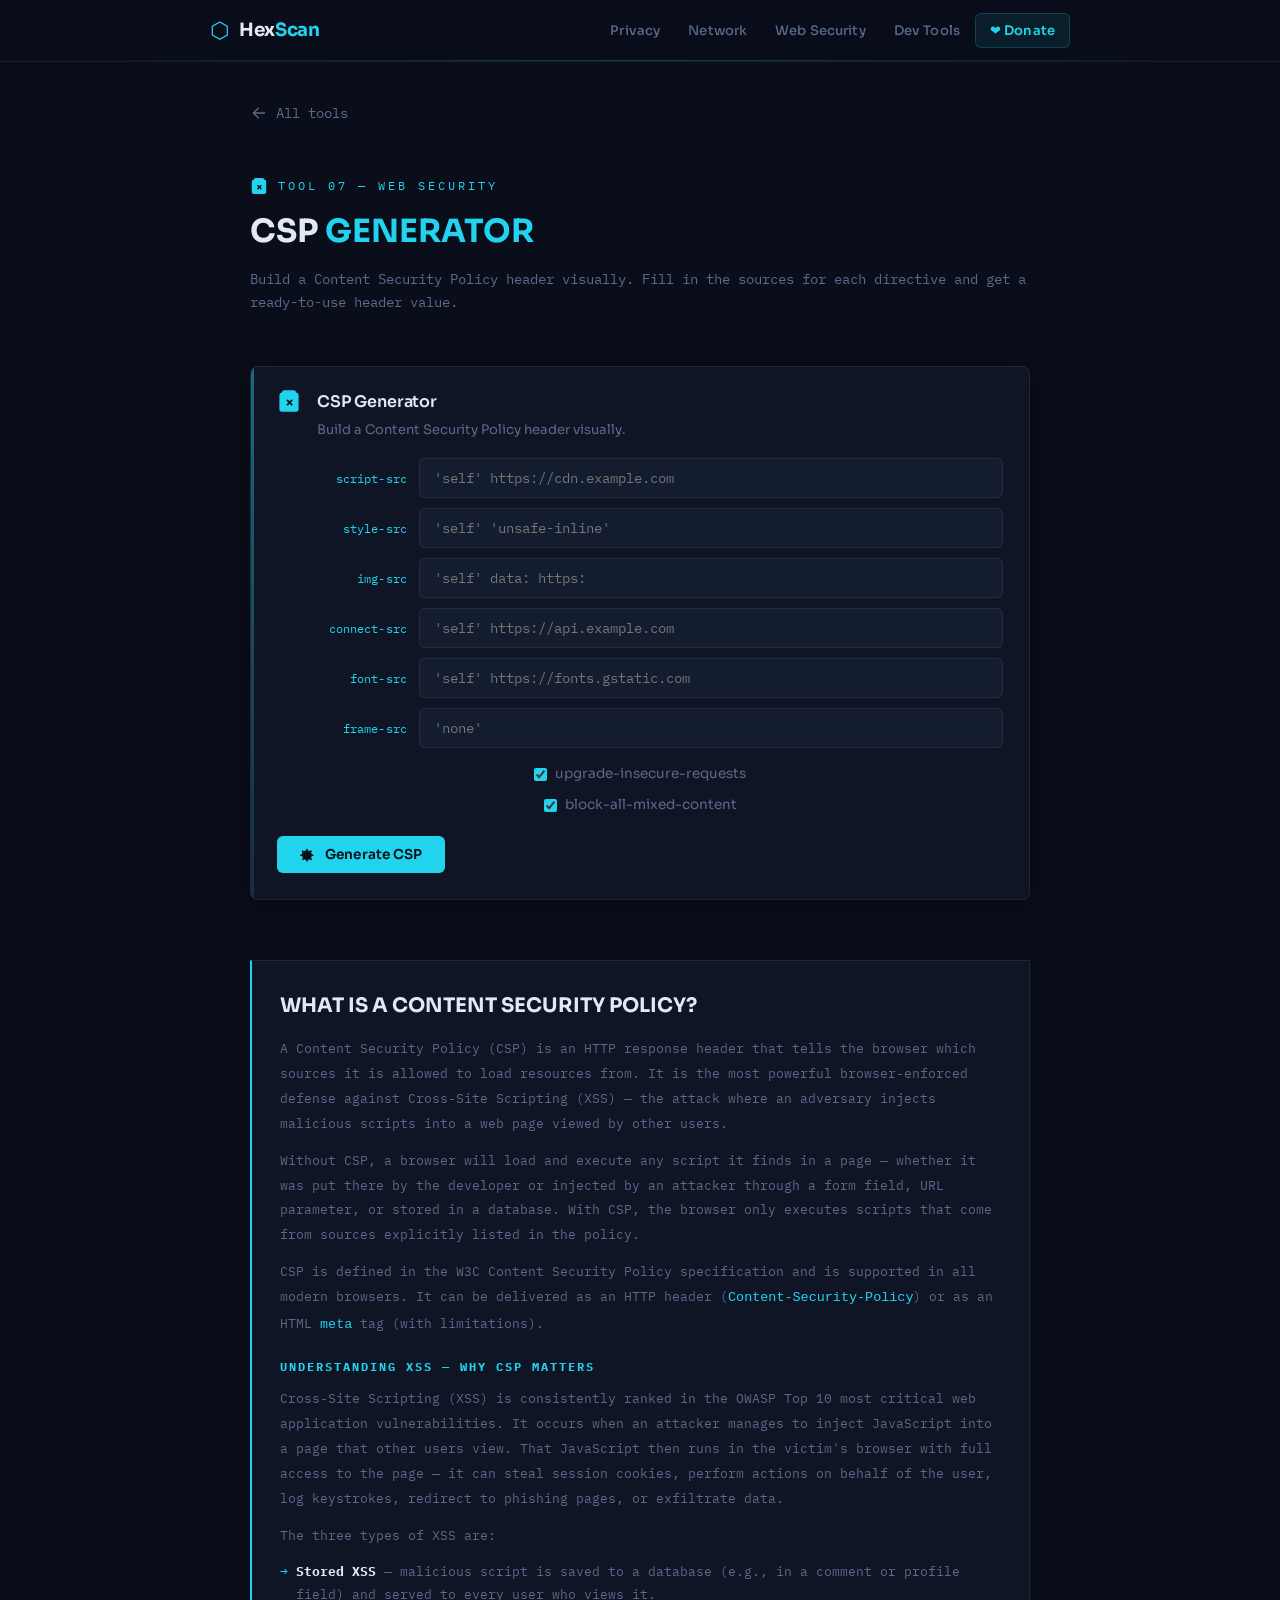
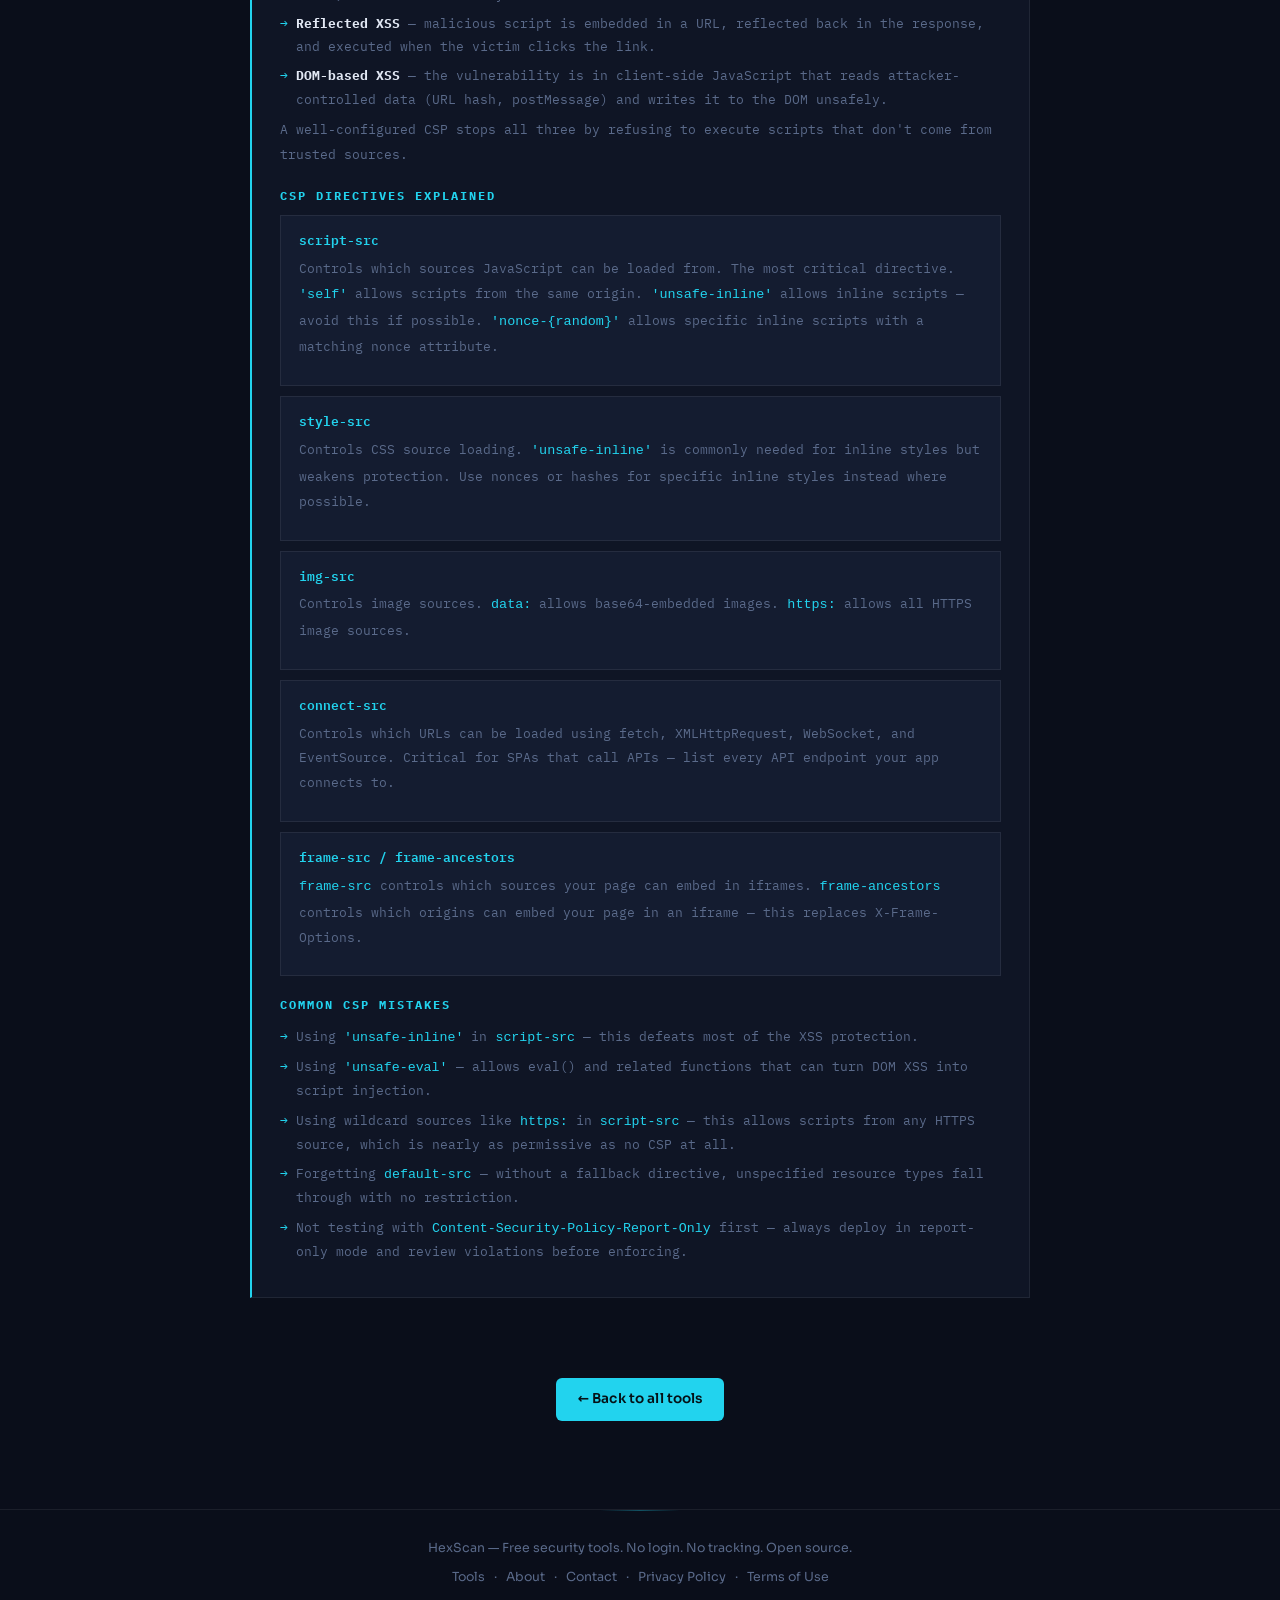
<file: tools/csp-generator.html>
<!DOCTYPE html>
<html lang="en">
<head>
<meta charset="UTF-8" />
<meta name="viewport" content="width=device-width, initial-scale=1.0" />
<title>CSP Generator — Build Content Security Policy Headers | HexScan</title>
<meta name="description" content="Build a Content Security Policy header visually. Free CSP generator for developers. Learn what CSP is, how it prevents XSS attacks, and how to configure each directive correctly." />
<meta name="keywords" content="CSP generator, content security policy, XSS prevention, script-src, style-src, web security headers, CSP builder" />
<meta name="robots" content="index, follow" />
<link rel="canonical" href="https://hexscan-tools.vercel.app/tools/csp-generator.html" />
<meta property="og:title" content="CSP Generator — HexScan" />
<meta property="og:description" content="Build a Content Security Policy header visually. Free, no login, instant output." />
<meta property="og:url" content="https://hexscan-tools.vercel.app/tools/csp-generator.html" />
<meta property="og:type" content="website" />
<link rel="preconnect" href="https://fonts.googleapis.com" />
<link href="https://fonts.googleapis.com/css2?family=Rajdhani:wght@400;500;600;700&family=Share+Tech+Mono&display=swap" rel="stylesheet" />
<link rel="stylesheet" href="../style.css" />
<link rel="icon" type="image/svg+xml" href="../favicon.svg" />
<script async src="https://pagead2.googlesyndication.com/pagead/js/adsbygoogle.js?client=ca-pub-3698493513053471" crossorigin="anonymous"></script>
<style>
  .guide-section { padding: 28px; background: var(--bg2); border: 1px solid var(--border); border-left: 2px solid var(--accent); margin-bottom: 16px; }
  .guide-section h2 { font-size: 1.25rem; font-weight: 700; text-transform: uppercase; margin-bottom: 14px; }
  .guide-section h3 { font-family: var(--font-mono); font-size: 0.78rem; letter-spacing: 2px; text-transform: uppercase; color: var(--accent); margin: 18px 0 10px; }
  .guide-section p { font-family: var(--font-mono); font-size: 0.84rem; color: var(--text-muted); line-height: 1.85; margin-bottom: 12px; }
  .guide-section li { font-family: var(--font-mono); font-size: 0.83rem; color: var(--text-muted); line-height: 1.75; list-style: none; padding-left: 16px; position: relative; margin-bottom: 6px; }
  .guide-section li::before { content: "→"; position: absolute; left: 0; color: var(--accent); }
  .back-link { font-family: var(--font-mono); font-size: 0.78rem; color: var(--text-muted); text-decoration: none; display: inline-flex; align-items: center; gap: 6px; margin-bottom: 24px; }
  .back-link:hover { color: var(--accent); }
  .directive-card { padding: 14px 18px; background: var(--bg3); border: 1px solid var(--border); margin-bottom: 10px; }
  .directive-name { font-family: var(--font-mono); font-size: 0.82rem; color: var(--accent); font-weight: 600; margin-bottom: 4px; }
  .directive-desc { font-family: var(--font-mono); font-size: 0.78rem; color: var(--text-muted); line-height: 1.6; }
</style>
</head>
<body>
<header class="site-header">
  <div class="container">
    <div class="logo"><span class="logo-icon">⬡</span><span class="logo-text">Hex<strong>Scan</strong></span></div>
    <nav class="nav">
      <a href="../index.html#privacy">Privacy</a>
      <a href="../index.html#network">Network</a>
      <a href="../index.html#websec">Web Security</a>
      <a href="../index.html#devtools">Dev Tools</a>
      <a href="https://www.paypal.com/paypalme/imperius06" target="_blank" class="nav-donate">❤️ Donate</a>
    </nav>
  </div>
</header>

<main class="container tools-container" style="max-width:820px;">
  <a href="../index.html" class="back-link" style="text-decoration: none; color: var(--text-muted); font-size: 0.85rem; display: inline-flex; align-items: center; gap: 8px; margin-bottom: 32px; transition: color 0.2s;">
    <svg xmlns="http://www.w3.org/2000/svg" viewBox="0 0 20 20" fill="currentColor" style="width: 18px; height: 18px;">
      <path fill-rule="evenodd" d="M17 10a.75.75 0 0 1-.75.75H5.612l4.158 3.96a.75.75 0 1 1-1.04 1.08l-5.5-5.25a.75.75 0 0 1 0-1.08l5.5-5.25a.75.75 0 1 1 1.04 1.08L5.612 9.25H16.25A.75.75 0 0 1 17 10Z" clip-rule="evenodd" />
    </svg>
    All tools
  </a>

  <div style="margin-bottom:32px;">
    <div style="display: flex; align-items: center; gap: 10px; font-family:var(--font-mono); font-size:0.72rem; letter-spacing:3px; text-transform:uppercase; color:var(--accent); margin-bottom:10px;">
      <svg xmlns="http://www.w3.org/2000/svg" viewBox="0 0 20 20" fill="currentColor" style="width: 18px; height: 18px; flex-shrink: 0;">
        <path fill-rule="evenodd" d="M18 5.25a2.25 2.25 0 0 0-2.012-2.238A2.25 2.25 0 0 0 13.75 1h-7.5a2.25 2.25 0 0 0-2.238 2.012A2.25 2.25 0 0 0 2 5.25v11.5A2.25 2.25 0 0 0 4.25 19h11.5A2.25 2.25 0 0 0 18 16.75V5.25Zm-8.75 3.75a.75.75 0 0 0-1.06 1.06L9.44 11.31l-1.22 1.22a.75.75 0 1 0 1.06 1.06l1.22-1.22 1.22 1.22a.75.75 0 1 0 1.06-1.06l-1.22-1.22 1.22-1.22a.75.75 0 1 0-1.06-1.06L10.5 10.25l-1.25-1.25Z" clip-rule="evenodd" />
      </svg>
      <span>Tool 07 — Web Security</span>
    </div>
    <h1 style="font-size:2rem; font-weight:700; text-transform:uppercase; margin-bottom:10px; font-family: var(--font-display); color: var(--text);">CSP <span style="color:var(--accent);">Generator</span></h1>
    <p style="font-family:var(--font-mono); font-size:0.85rem; color:var(--text-muted); line-height:1.7;">Build a Content Security Policy header visually. Fill in the sources for each directive and get a ready-to-use header value.</p>
  </div>

  <section class="tool-card" style="margin-bottom:40px;">
    <div class="tool-header" style="display: flex; align-items: flex-start; gap: 16px;">
      <span class="tool-icon" style="color: var(--accent);">
        <svg xmlns="http://www.w3.org/2000/svg" viewBox="0 0 20 20" fill="currentColor" style="width: 24px; height: 24px;">
          <path fill-rule="evenodd" d="M18 5.25a2.25 2.25 0 0 0-2.012-2.238A2.25 2.25 0 0 0 13.75 1h-7.5a2.25 2.25 0 0 0-2.238 2.012A2.25 2.25 0 0 0 2 5.25v11.5A2.25 2.25 0 0 0 4.25 19h11.5A2.25 2.25 0 0 0 18 16.75V5.25Zm-8.75 3.75a.75.75 0 0 0-1.06 1.06L9.44 11.31l-1.22 1.22a.75.75 0 1 0 1.06 1.06l1.22-1.22 1.22 1.22a.75.75 0 1 0 1.06-1.06l-1.22-1.22 1.22-1.22a.75.75 0 1 0-1.06-1.06L10.5 10.25l-1.25-1.25Z" clip-rule="evenodd" />
        </svg>
      </span>
      <div>
        <h2 class="tool-title" style="margin: 0;">CSP Generator</h2>
        <p class="tool-desc">Build a Content Security Policy header visually.</p>
      </div>
    </div>
    
    <div class="tool-body">
      <div class="csp-grid">
        <div class="csp-row"><label>script-src</label><input type="text" class="text-input" id="csp-script" placeholder="'self' https://cdn.example.com" /></div>
        <div class="csp-row"><label>style-src</label><input type="text" class="text-input" id="csp-style" placeholder="'self' 'unsafe-inline'" /></div>
        <div class="csp-row"><label>img-src</label><input type="text" class="text-input" id="csp-img" placeholder="'self' data: https:" /></div>
        <div class="csp-row"><label>connect-src</label><input type="text" class="text-input" id="csp-connect" placeholder="'self' https://api.example.com" /></div>
        <div class="csp-row"><label>font-src</label><input type="text" class="text-input" id="csp-font" placeholder="'self' https://fonts.gstatic.com" /></div>
        <div class="csp-row"><label>frame-src</label><input type="text" class="text-input" id="csp-frame" placeholder="'none'" /></div>
      </div>
      
      <div class="options-row" style="margin-top: 15px; display: flex; flex-direction: column; gap: 8px;">
        <label style="display: flex; align-items: center; gap: 8px; font-size: 0.85rem; color: var(--text-muted);">
          <input type="checkbox" id="csp-upgrade" checked style="accent-color: var(--accent);" /> upgrade-insecure-requests
        </label>
        <label style="display: flex; align-items: center; gap: 8px; font-size: 0.85rem; color: var(--text-muted);">
          <input type="checkbox" id="csp-block" checked style="accent-color: var(--accent);" /> block-all-mixed-content
        </label>
      </div>

      <button class="btn-primary" style="margin-top: 20px; display: flex; align-items: center; gap: 10px;" onclick="generateCSP()">
        <svg xmlns="http://www.w3.org/2000/svg" viewBox="0 0 20 20" fill="currentColor" style="width: 16px; height: 16px;">
          <path fill-rule="evenodd" d="M14.503 4.496a.75.75 0 0 0-.82.114l-4.72 4.722a.75.75 0 1 0 1.06 1.06l4.722-4.72a.75.75 0 0 0-.114-.82l-.128-.156Zm-8.435 6.07a.75.75 0 0 0-.114.82l.128.156a.75.75 0 0 0 .82-.114l4.72-4.722a.75.75 0 0 0-1.06-1.06L5.94 10.41l.128.156Z" clip-rule="evenodd" />
          <path d="M9 3.033a.75.75 0 0 1 .75-.75h.5a.75.75 0 0 1 .75.75v1.272a7.464 7.464 0 0 1 2.598.945l.9-.9a.75.75 0 0 1 1.06 0l.354.353a.75.75 0 0 1 0 1.061l-.9.9a7.464 7.464 0 0 1 .945 2.598h1.272a.75.75 0 0 1 .75.75v.5a.75.75 0 0 1-.75.75h-1.272a7.464 7.464 0 0 1-.945 2.598l.9.9a.75.75 0 0 1 0 1.061l-.353.353a.75.75 0 0 1-1.061 0l-.9-.9a7.464 7.464 0 0 1-2.598.945v1.272a.75.75 0 0 1-.75.75h-.5a.75.75 0 0 1-.75-.75v-1.272a7.464 7.464 0 0 1-2.598-.945l-.9.9a.75.75 0 0 1-1.06 0l-.354-.353a.75.75 0 0 1 0-1.061l.9-.9a7.464 7.464 0 0 1-.945-2.598H2.25a.75.75 0 0 1-.75-.75v-.5a.75.75 0 0 1 .75-.75h1.272a7.464 7.464 0 0 1 .945-2.598l-.9-.9a.75.75 0 0 1 0-1.061l.353-.353a.75.75 0 0 1 1.061 0l.9.9A7.464 7.464 0 0 1 9 4.305V3.033Z" />
        </svg>
        Generate CSP
      </button>

      <div class="output-box mt hidden" id="csp-output-wrap" style="margin-top: 20px;">
        <code id="csp-output" class="mono small"></code>
        <button class="copy-btn" onclick="copyText('csp-output')" style="display: flex; align-items: center; gap: 6px;">
          <svg xmlns="http://www.w3.org/2000/svg" viewBox="0 0 20 20" fill="currentColor" style="width: 14px; height: 14px;">
            <path d="M7 3.5A1.5 1.5 0 0 1 8.5 2h3.879a1.5 1.5 0 0 1 1.06.44l3.122 3.12a1.5 1.5 0 0 1 .439 1.061V16.5A1.5 1.5 0 0 1 15.5 18h-7A1.5 1.5 0 0 1 7 16.5v-13Z" />
            <path d="M4.5 6A1.5 1.5 0 0 0 3 7.5v9A2.5 2.5 0 0 0 5.5 19h7a1.5 1.5 0 0 0 1.5-1.5V17H5.5A1.5 1.5 0 0 1 4 15.5V6h.5Z" />
          </svg>
          Copy
        </button>
      </div>
    </div>
  </section>


  <!-- GUIDE -->
  <div class="guide-section">
    <h2>What is a Content Security Policy?</h2>
    <p>A Content Security Policy (CSP) is an HTTP response header that tells the browser which sources it is allowed to load resources from. It is the most powerful browser-enforced defense against Cross-Site Scripting (XSS) — the attack where an adversary injects malicious scripts into a web page viewed by other users.</p>
    <p>Without CSP, a browser will load and execute any script it finds in a page — whether it was put there by the developer or injected by an attacker through a form field, URL parameter, or stored in a database. With CSP, the browser only executes scripts that come from sources explicitly listed in the policy.</p>
    <p>CSP is defined in the W3C Content Security Policy specification and is supported in all modern browsers. It can be delivered as an HTTP header (<code style="color:var(--accent)">Content-Security-Policy</code>) or as an HTML <code style="color:var(--accent)">meta</code> tag (with limitations).</p>

    <h3>Understanding XSS — why CSP matters</h3>
    <p>Cross-Site Scripting (XSS) is consistently ranked in the OWASP Top 10 most critical web application vulnerabilities. It occurs when an attacker manages to inject JavaScript into a page that other users view. That JavaScript then runs in the victim's browser with full access to the page — it can steal session cookies, perform actions on behalf of the user, log keystrokes, redirect to phishing pages, or exfiltrate data.</p>
    <p>The three types of XSS are:</p>
    <ul>
      <li><strong style="color:var(--text)">Stored XSS</strong> — malicious script is saved to a database (e.g., in a comment or profile field) and served to every user who views it.</li>
      <li><strong style="color:var(--text)">Reflected XSS</strong> — malicious script is embedded in a URL, reflected back in the response, and executed when the victim clicks the link.</li>
      <li><strong style="color:var(--text)">DOM-based XSS</strong> — the vulnerability is in client-side JavaScript that reads attacker-controlled data (URL hash, postMessage) and writes it to the DOM unsafely.</li>
    </ul>
    <p>A well-configured CSP stops all three by refusing to execute scripts that don't come from trusted sources.</p>

    <h3>CSP directives explained</h3>

    <div class="directive-card">
      <div class="directive-name">script-src</div>
      <p class="directive-desc">Controls which sources JavaScript can be loaded from. The most critical directive. <code style="color:var(--accent)">'self'</code> allows scripts from the same origin. <code style="color:var(--accent)">'unsafe-inline'</code> allows inline scripts — avoid this if possible. <code style="color:var(--accent)">'nonce-{random}'</code> allows specific inline scripts with a matching nonce attribute.</p>
    </div>
    <div class="directive-card">
      <div class="directive-name">style-src</div>
      <p class="directive-desc">Controls CSS source loading. <code style="color:var(--accent)">'unsafe-inline'</code> is commonly needed for inline styles but weakens protection. Use nonces or hashes for specific inline styles instead where possible.</p>
    </div>
    <div class="directive-card">
      <div class="directive-name">img-src</div>
      <p class="directive-desc">Controls image sources. <code style="color:var(--accent)">data:</code> allows base64-embedded images. <code style="color:var(--accent)">https:</code> allows all HTTPS image sources.</p>
    </div>
    <div class="directive-card">
      <div class="directive-name">connect-src</div>
      <p class="directive-desc">Controls which URLs can be loaded using fetch, XMLHttpRequest, WebSocket, and EventSource. Critical for SPAs that call APIs — list every API endpoint your app connects to.</p>
    </div>
    <div class="directive-card">
      <div class="directive-name">frame-src / frame-ancestors</div>
      <p class="directive-desc"><code style="color:var(--accent)">frame-src</code> controls which sources your page can embed in iframes. <code style="color:var(--accent)">frame-ancestors</code> controls which origins can embed your page in an iframe — this replaces X-Frame-Options.</p>
    </div>

    <h3>Common CSP mistakes</h3>
    <ul>
      <li>Using <code style="color:var(--accent)">'unsafe-inline'</code> in <code style="color:var(--accent)">script-src</code> — this defeats most of the XSS protection.</li>
      <li>Using <code style="color:var(--accent)">'unsafe-eval'</code> — allows eval() and related functions that can turn DOM XSS into script injection.</li>
      <li>Using wildcard sources like <code style="color:var(--accent)">https:</code> in <code style="color:var(--accent)">script-src</code> — this allows scripts from any HTTPS source, which is nearly as permissive as no CSP at all.</li>
      <li>Forgetting <code style="color:var(--accent)">default-src</code> — without a fallback directive, unspecified resource types fall through with no restriction.</li>
      <li>Not testing with <code style="color:var(--accent)">Content-Security-Policy-Report-Only</code> first — always deploy in report-only mode and review violations before enforcing.</li>
    </ul>
  </div>

  <div style="text-align:center;margin-top:32px;">
    <a href="../index.html" class="btn-primary" style="display:inline-block;text-decoration:none;">← Back to all tools</a>
  </div>
</main>

<footer class="site-footer">
  <div class="container">
    <p>HexScan — Free security tools. No login. No tracking. Open source.</p>
    <p class="footer-links">
      <a href="../index.html">Tools</a> · <a href="../about.html">About</a> · <a href="../contact.html">Contact</a> · <a href="../privacy.html">Privacy Policy</a> · <a href="../terms.html">Terms of Use</a>
    </p>
  </div>
</footer>
<div id="toast" class="toast">Copied!</div>
<script>
function copyText(id){navigator.clipboard.writeText(document.getElementById(id).textContent).then(()=>{const t=document.getElementById('toast');t.classList.add('show');setTimeout(()=>t.classList.remove('show'),1800);});}
function generateCSP(){const d={script:document.getElementById('csp-script').value,style:document.getElementById('csp-style').value,img:document.getElementById('csp-img').value,connect:document.getElementById('csp-connect').value,font:document.getElementById('csp-font').value,frame:document.getElementById('csp-frame').value};let p="default-src 'self'";if(d.script)p+="; script-src "+d.script;if(d.style)p+="; style-src "+d.style;if(d.img)p+="; img-src "+d.img;if(d.connect)p+="; connect-src "+d.connect;if(d.font)p+="; font-src "+d.font;if(d.frame)p+="; frame-src "+d.frame;if(document.getElementById('csp-upgrade').checked)p+="; upgrade-insecure-requests";if(document.getElementById('csp-block').checked)p+="; block-all-mixed-content";document.getElementById('csp-output').textContent=p;document.getElementById('csp-output-wrap').classList.remove('hidden');}
</script>
</body>
</html>
</file>
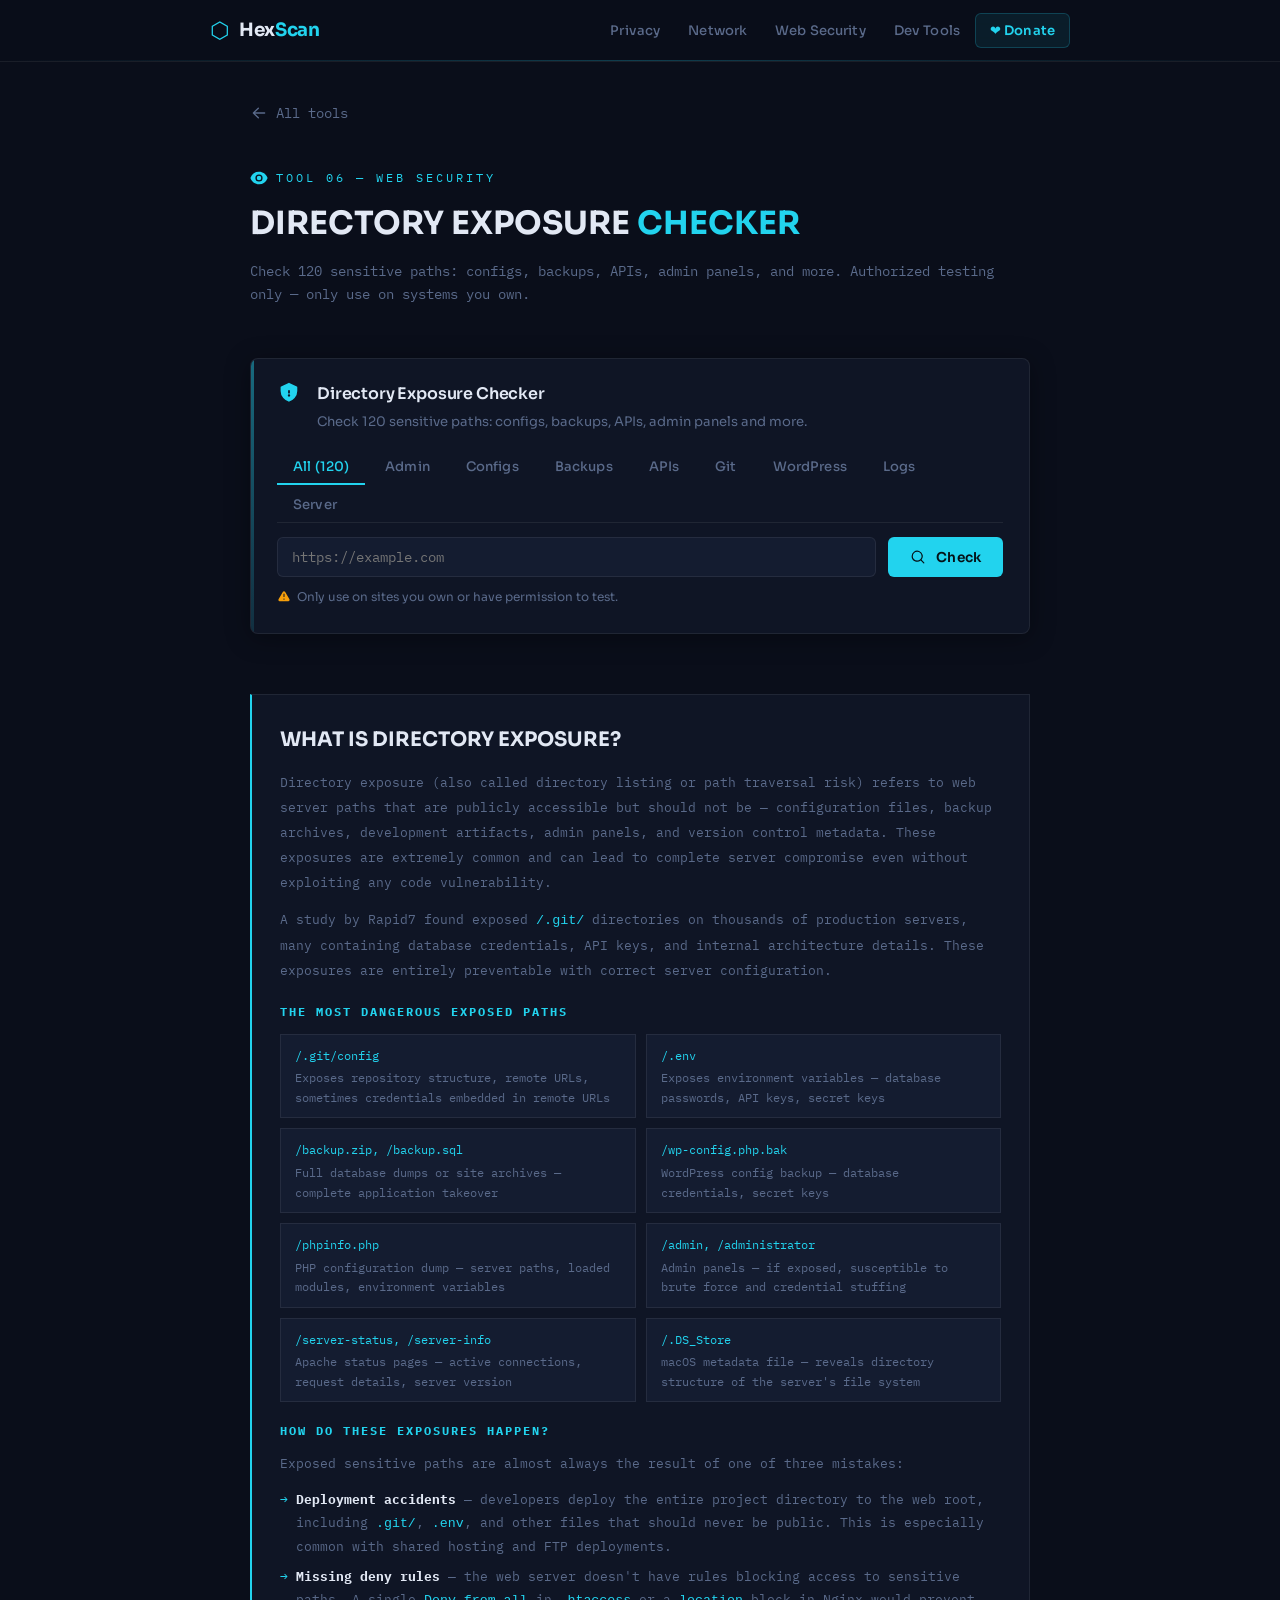
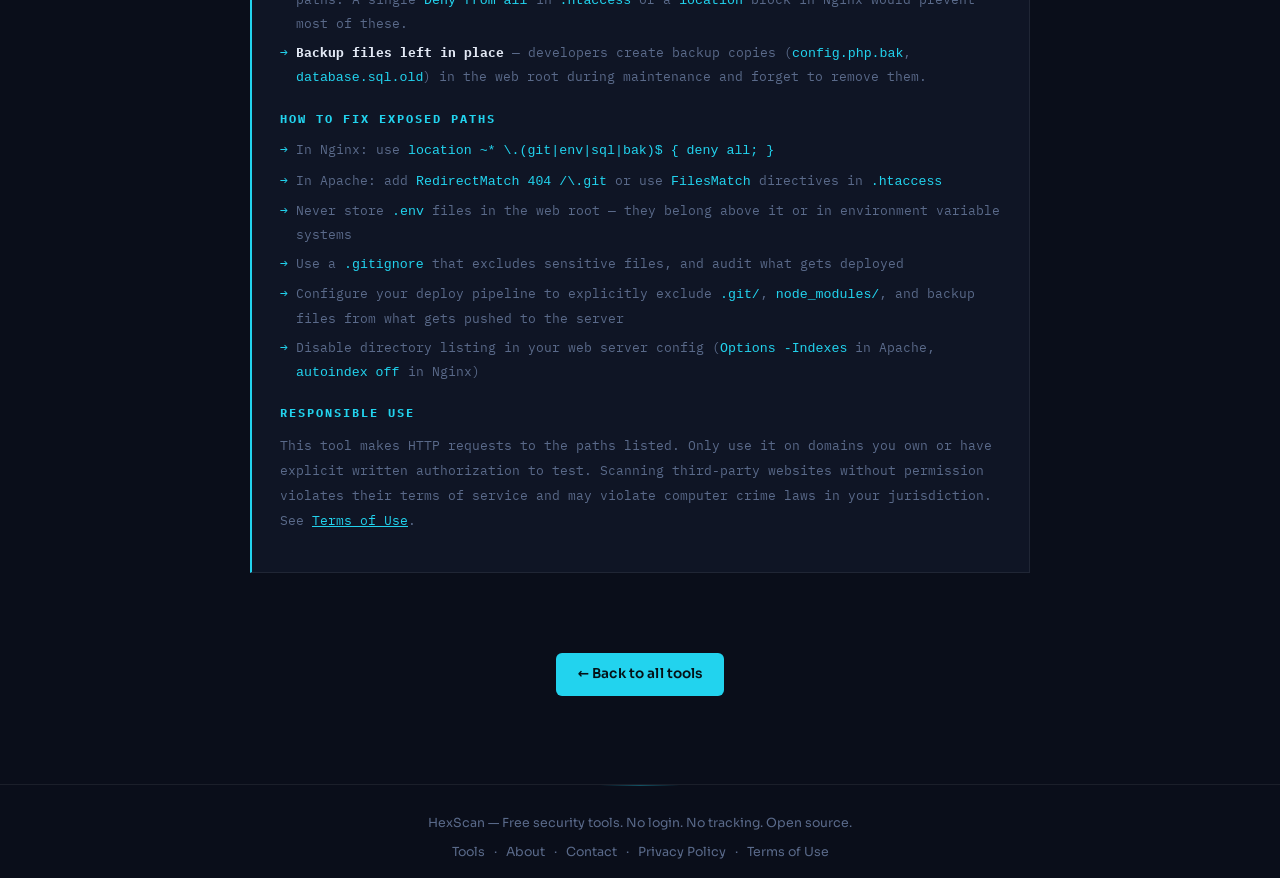
<file: tools/directory-exposure.html>
<!DOCTYPE html>
<html lang="en">
<head>
<meta charset="UTF-8" />
<meta name="viewport" content="width=device-width, initial-scale=1.0" />
<title>Directory Exposure Checker — Find Sensitive Paths | HexScan</title>
<meta name="description" content="Check 120 sensitive paths on any web server — configs, backups, admin panels, git repos, and more. Free directory exposure scanner for authorized security audits." />
<meta name="keywords" content="directory exposure checker, sensitive path scanner, exposed git, backup file scanner, admin panel finder, web security audit" />
<meta name="robots" content="index, follow" />
<link rel="canonical" href="https://hexscan-tools.vercel.app/tools/directory-exposure.html" />
<meta property="og:title" content="Directory Exposure Checker — HexScan" />
<meta property="og:description" content="Check 120 sensitive paths: configs, backups, APIs, admin panels. Authorized testing only." />
<meta property="og:url" content="https://hexscan-tools.vercel.app/tools/directory-exposure.html" />
<meta property="og:type" content="website" />
<link rel="preconnect" href="https://fonts.googleapis.com" />
<link href="https://fonts.googleapis.com/css2?family=Rajdhani:wght@400;500;600;700&family=Share+Tech+Mono&display=swap" rel="stylesheet" />
<link rel="stylesheet" href="../style.css" />
<link rel="icon" type="image/svg+xml" href="../favicon.svg" />
<script async src="https://pagead2.googlesyndication.com/pagead/js/adsbygoogle.js?client=ca-pub-3698493513053471" crossorigin="anonymous"></script>
<style>
  .guide-section { padding: 28px; background: var(--bg2); border: 1px solid var(--border); border-left: 2px solid var(--accent); margin-bottom: 16px; }
  .guide-section h2 { font-size: 1.25rem; font-weight: 700; text-transform: uppercase; margin-bottom: 14px; }
  .guide-section h3 { font-family: var(--font-mono); font-size: 0.78rem; letter-spacing: 2px; text-transform: uppercase; color: var(--accent); margin: 18px 0 10px; }
  .guide-section p { font-family: var(--font-mono); font-size: 0.84rem; color: var(--text-muted); line-height: 1.85; margin-bottom: 12px; }
  .guide-section li { font-family: var(--font-mono); font-size: 0.83rem; color: var(--text-muted); line-height: 1.75; list-style: none; padding-left: 16px; position: relative; margin-bottom: 6px; }
  .guide-section li::before { content: "→"; position: absolute; left: 0; color: var(--accent); }
  .back-link { font-family: var(--font-mono); font-size: 0.78rem; color: var(--text-muted); text-decoration: none; display: inline-flex; align-items: center; gap: 6px; margin-bottom: 24px; }
  .back-link:hover { color: var(--accent); }
  .path-grid { display: grid; grid-template-columns: 1fr 1fr; gap: 10px; margin-top: 12px; }
  .path-item { padding: 10px 14px; background: var(--bg3); border: 1px solid var(--border); }
  .path-name { font-family: var(--font-mono); font-size: 0.78rem; color: var(--accent); margin-bottom: 3px; }
  .path-risk { font-family: var(--font-mono); font-size: 0.74rem; color: var(--text-muted); }
  @media(max-width:560px){.path-grid{grid-template-columns:1fr;}}
</style>
</head>
<body>
<header class="site-header">
  <div class="container">
    <div class="logo"><span class="logo-icon">⬡</span><span class="logo-text">Hex<strong>Scan</strong></span></div>
    <nav class="nav">
      <a href="../index.html#privacy">Privacy</a>
      <a href="../index.html#network">Network</a>
      <a href="../index.html#websec">Web Security</a>
      <a href="../index.html#devtools">Dev Tools</a>
      <a href="https://www.paypal.com/paypalme/imperius06" target="_blank" class="nav-donate">❤️ Donate</a>
    </nav>
  </div>
</header>

<main class="container tools-container" style="max-width:820px;">
  <a href="../index.html" class="back-link" style="text-decoration: none; color: var(--text-muted); font-size: 0.85rem; display: inline-flex; align-items: center; gap: 8px; margin-bottom: 24px; transition: color 0.2s;">
    <svg xmlns="http://www.w3.org/2000/svg" viewBox="0 0 20 20" fill="currentColor" style="width: 18px; height: 18px;">
      <path fill-rule="evenodd" d="M17 10a.75.75 0 0 1-.75.75H5.612l4.158 3.96a.75.75 0 1 1-1.04 1.08l-5.5-5.25a.75.75 0 0 1 0-1.08l5.5-5.25a.75.75 0 1 1 1.04 1.08L5.612 9.25H16.25A.75.75 0 0 1 17 10Z" clip-rule="evenodd" />
    </svg>
    All tools
  </a>

  <div style="margin-bottom:32px;">
    <div style="display: flex; align-items: center; gap: 8px; font-family:var(--font-mono); font-size:0.72rem; letter-spacing:3px; text-transform:uppercase; color:var(--accent); margin-bottom:10px;">
      <svg xmlns="http://www.w3.org/2000/svg" viewBox="0 0 20 20" fill="currentColor" style="width: 18px; height: 18px; flex-shrink: 0;">
        <path d="M10 12.5a2.5 2.5 0 1 0 0-5 2.5 2.5 0 0 0 0 5Z" />
        <path fill-rule="evenodd" d="M.664 10.59a1.651 1.651 0 0 1 0-1.186A10.004 10.004 0 0 1 10 3c4.257 0 7.893 2.66 9.336 6.41.147.381.146.804 0 1.186A10.004 10.004 0 0 1 10 17c-4.257 0-7.893-2.66-9.336-6.41ZM14 10a4 4 0 1 1-8 0 4 4 0 0 1 8 0Z" clip-rule="evenodd" />
      </svg>
      <span>Tool 06 — Web Security</span>
    </div>
    <h1 style="font-size:2rem; font-weight:700; text-transform:uppercase; margin-bottom:10px; font-family: var(--font-display); color: var(--text);">Directory Exposure <span style="color:var(--accent);">Checker</span></h1>
    <p style="font-family:var(--font-mono); font-size:0.85rem; color:var(--text-muted); line-height:1.7;">Check 120 sensitive paths: configs, backups, APIs, admin panels, and more. Authorized testing only — only use on systems you own.</p>
  </div>

  <section class="tool-card" style="margin-bottom:40px;">
    <div class="tool-header" style="display: flex; align-items: flex-start; gap: 16px;">
      <span class="tool-icon" style="color: var(--accent);">
        <svg xmlns="http://www.w3.org/2000/svg" viewBox="0 0 20 20" fill="currentColor" style="width: 24px; height: 24px;">
          <path fill-rule="evenodd" d="M10.338 1.59a.75.75 0 0 0-.676 0l-6.25 3a.75.75 0 0 0-.412.674v3.058a8.25 8.25 0 0 0 2.25 5.765 11.414 11.414 0 0 0 4.412 3.08.75.75 0 0 0 .576 0 11.414 11.414 0 0 0 4.412-3.08 8.25 8.25 0 0 0 2.25-5.765V5.264a.75.75 0 0 0-.412-.674l-6.25-3ZM10 7.5a.75.75 0 0 1 .75.75v1.5a.75.75 0 0 1-1.5 0v-1.5A.75.75 0 0 1 10 7.5ZM10 11a1 1 0 1 0 0 2 1 1 0 0 0 0-2Z" clip-rule="evenodd" />
        </svg>
      </span>
      <div>
        <h2 class="tool-title" style="margin: 0;">Directory Exposure Checker</h2>
        <p class="tool-desc">Check 120 sensitive paths: configs, backups, APIs, admin panels and more.</p>
      </div>
    </div>
    <div class="tool-body">
      <div class="tabs" style="flex-wrap:wrap; gap:4px; display: flex;">
        <button class="tab exp-tab active" onclick="setExposureCat('all',this)">All (120)</button>
        <button class="tab exp-tab" onclick="setExposureCat('admin',this)">Admin</button>
        <button class="tab exp-tab" onclick="setExposureCat('config',this)">Configs</button>
        <button class="tab exp-tab" onclick="setExposureCat('backup',this)">Backups</button>
        <button class="tab exp-tab" onclick="setExposureCat('api',this)">APIs</button>
        <button class="tab exp-tab" onclick="setExposureCat('git',this)">Git</button>
        <button class="tab exp-tab" onclick="setExposureCat('wordpress',this)">WordPress</button>
        <button class="tab exp-tab" onclick="setExposureCat('logs',this)">Logs</button>
        <button class="tab exp-tab" onclick="setExposureCat('server',this)">Server</button>
      </div>
      <div class="input-row" style="margin-top:14px; display: flex; gap: 12px;">
        <input type="text" id="exposure-url" class="text-input" placeholder="https://example.com" style="flex: 1;" />
        <button class="btn-primary" style="margin-top:0; display: flex; align-items: center; gap: 10px;" onclick="checkExposure()">
          <svg xmlns="http://www.w3.org/2000/svg" viewBox="0 0 20 20" fill="currentColor" style="width: 16px; height: 16px;">
            <path fill-rule="evenodd" d="M9 3.5a5.5 5.5 0 1 0 0 11 5.5 5.5 0 0 0 0-11ZM2 9a7 7 0 1 1 12.452 4.391l3.328 3.329a.75.75 0 1 1-1.06 1.06l-3.329-3.328A7 7 0 0 1 2 9Z" clip-rule="evenodd" />
          </svg>
          Check
        </button>
      </div>
      <p class="tool-note" style="display: flex; align-items: center; gap: 6px;">
        <svg xmlns="http://www.w3.org/2000/svg" viewBox="0 0 20 20" fill="currentColor" style="width: 14px; height: 14px; color: var(--yellow);">
          <path fill-rule="evenodd" d="M8.485 2.495c.673-1.167 2.357-1.167 3.03 0l6.28 10.875c.673 1.167-.17 2.625-1.515 2.625H3.72c-1.347 0-2.189-1.458-1.515-2.625L8.485 2.495ZM10 5a.75.75 0 0 1 .75.75v3.5a.75.75 0 0 1-1.5 0v-3.5A.75.75 0 0 1 10 5Zm0 9a1 1 0 1 0 0-2 1 1 0 0 0 0 2Z" clip-rule="evenodd" />
        </svg>
        Only use on sites you own or have permission to test.
      </p>
      <div id="exposure-result" class="result-list hidden"></div>
    </div>
  </section>


  <!-- GUIDE -->
  <div class="guide-section">
    <h2>What is directory exposure?</h2>
    <p>Directory exposure (also called directory listing or path traversal risk) refers to web server paths that are publicly accessible but should not be — configuration files, backup archives, development artifacts, admin panels, and version control metadata. These exposures are extremely common and can lead to complete server compromise even without exploiting any code vulnerability.</p>
    <p>A study by Rapid7 found exposed <code style="color:var(--accent)">/.git/</code> directories on thousands of production servers, many containing database credentials, API keys, and internal architecture details. These exposures are entirely preventable with correct server configuration.</p>

    <h3>The most dangerous exposed paths</h3>
    <div class="path-grid">
      <div class="path-item">
        <div class="path-name">/.git/config</div>
        <div class="path-risk">Exposes repository structure, remote URLs, sometimes credentials embedded in remote URLs</div>
      </div>
      <div class="path-item">
        <div class="path-name">/.env</div>
        <div class="path-risk">Exposes environment variables — database passwords, API keys, secret keys</div>
      </div>
      <div class="path-item">
        <div class="path-name">/backup.zip, /backup.sql</div>
        <div class="path-risk">Full database dumps or site archives — complete application takeover</div>
      </div>
      <div class="path-item">
        <div class="path-name">/wp-config.php.bak</div>
        <div class="path-risk">WordPress config backup — database credentials, secret keys</div>
      </div>
      <div class="path-item">
        <div class="path-name">/phpinfo.php</div>
        <div class="path-risk">PHP configuration dump — server paths, loaded modules, environment variables</div>
      </div>
      <div class="path-item">
        <div class="path-name">/admin, /administrator</div>
        <div class="path-risk">Admin panels — if exposed, susceptible to brute force and credential stuffing</div>
      </div>
      <div class="path-item">
        <div class="path-name">/server-status, /server-info</div>
        <div class="path-risk">Apache status pages — active connections, request details, server version</div>
      </div>
      <div class="path-item">
        <div class="path-name">/.DS_Store</div>
        <div class="path-risk">macOS metadata file — reveals directory structure of the server's file system</div>
      </div>
    </div>

    <h3>How do these exposures happen?</h3>
    <p>Exposed sensitive paths are almost always the result of one of three mistakes:</p>
    <ul>
      <li><strong style="color:var(--text)">Deployment accidents</strong> — developers deploy the entire project directory to the web root, including <code style="color:var(--accent)">.git/</code>, <code style="color:var(--accent)">.env</code>, and other files that should never be public. This is especially common with shared hosting and FTP deployments.</li>
      <li><strong style="color:var(--text)">Missing deny rules</strong> — the web server doesn't have rules blocking access to sensitive paths. A single <code style="color:var(--accent)">Deny from all</code> in <code style="color:var(--accent)">.htaccess</code> or a <code style="color:var(--accent)">location</code> block in Nginx would prevent most of these.</li>
      <li><strong style="color:var(--text)">Backup files left in place</strong> — developers create backup copies (<code style="color:var(--accent)">config.php.bak</code>, <code style="color:var(--accent)">database.sql.old</code>) in the web root during maintenance and forget to remove them.</li>
    </ul>

    <h3>How to fix exposed paths</h3>
    <ul>
      <li>In Nginx: use <code style="color:var(--accent)">location ~* \.(git|env|sql|bak)$ &#123; deny all; &#125;</code></li>
      <li>In Apache: add <code style="color:var(--accent)">RedirectMatch 404 /\.git</code> or use <code style="color:var(--accent)">FilesMatch</code> directives in <code style="color:var(--accent)">.htaccess</code></li>
      <li>Never store <code style="color:var(--accent)">.env</code> files in the web root — they belong above it or in environment variable systems</li>
      <li>Use a <code style="color:var(--accent)">.gitignore</code> that excludes sensitive files, and audit what gets deployed</li>
      <li>Configure your deploy pipeline to explicitly exclude <code style="color:var(--accent)">.git/</code>, <code style="color:var(--accent)">node_modules/</code>, and backup files from what gets pushed to the server</li>
      <li>Disable directory listing in your web server config (<code style="color:var(--accent)">Options -Indexes</code> in Apache, <code style="color:var(--accent)">autoindex off</code> in Nginx)</li>
    </ul>

    <h3>Responsible use</h3>
    <p>This tool makes HTTP requests to the paths listed. Only use it on domains you own or have explicit written authorization to test. Scanning third-party websites without permission violates their terms of service and may violate computer crime laws in your jurisdiction. See <a href="../terms.html" style="color:var(--accent)">Terms of Use</a>.</p>
  </div>

  <div style="text-align:center;margin-top:32px;">
    <a href="../index.html" class="btn-primary" style="display:inline-block;text-decoration:none;">← Back to all tools</a>
  </div>
</main>

<footer class="site-footer">
  <div class="container">
    <p>HexScan — Free security tools. No login. No tracking. Open source.</p>
    <p class="footer-links">
      <a href="../index.html">Tools</a> · <a href="../about.html">About</a> · <a href="../contact.html">Contact</a> · <a href="../privacy.html">Privacy Policy</a> · <a href="../terms.html">Terms of Use</a>
    </p>
  </div>
</footer>
<div id="toast" class="toast">Copied!</div>
<script src="../js/tool7-exposure.js"></script>
</body>
</html>
</file>
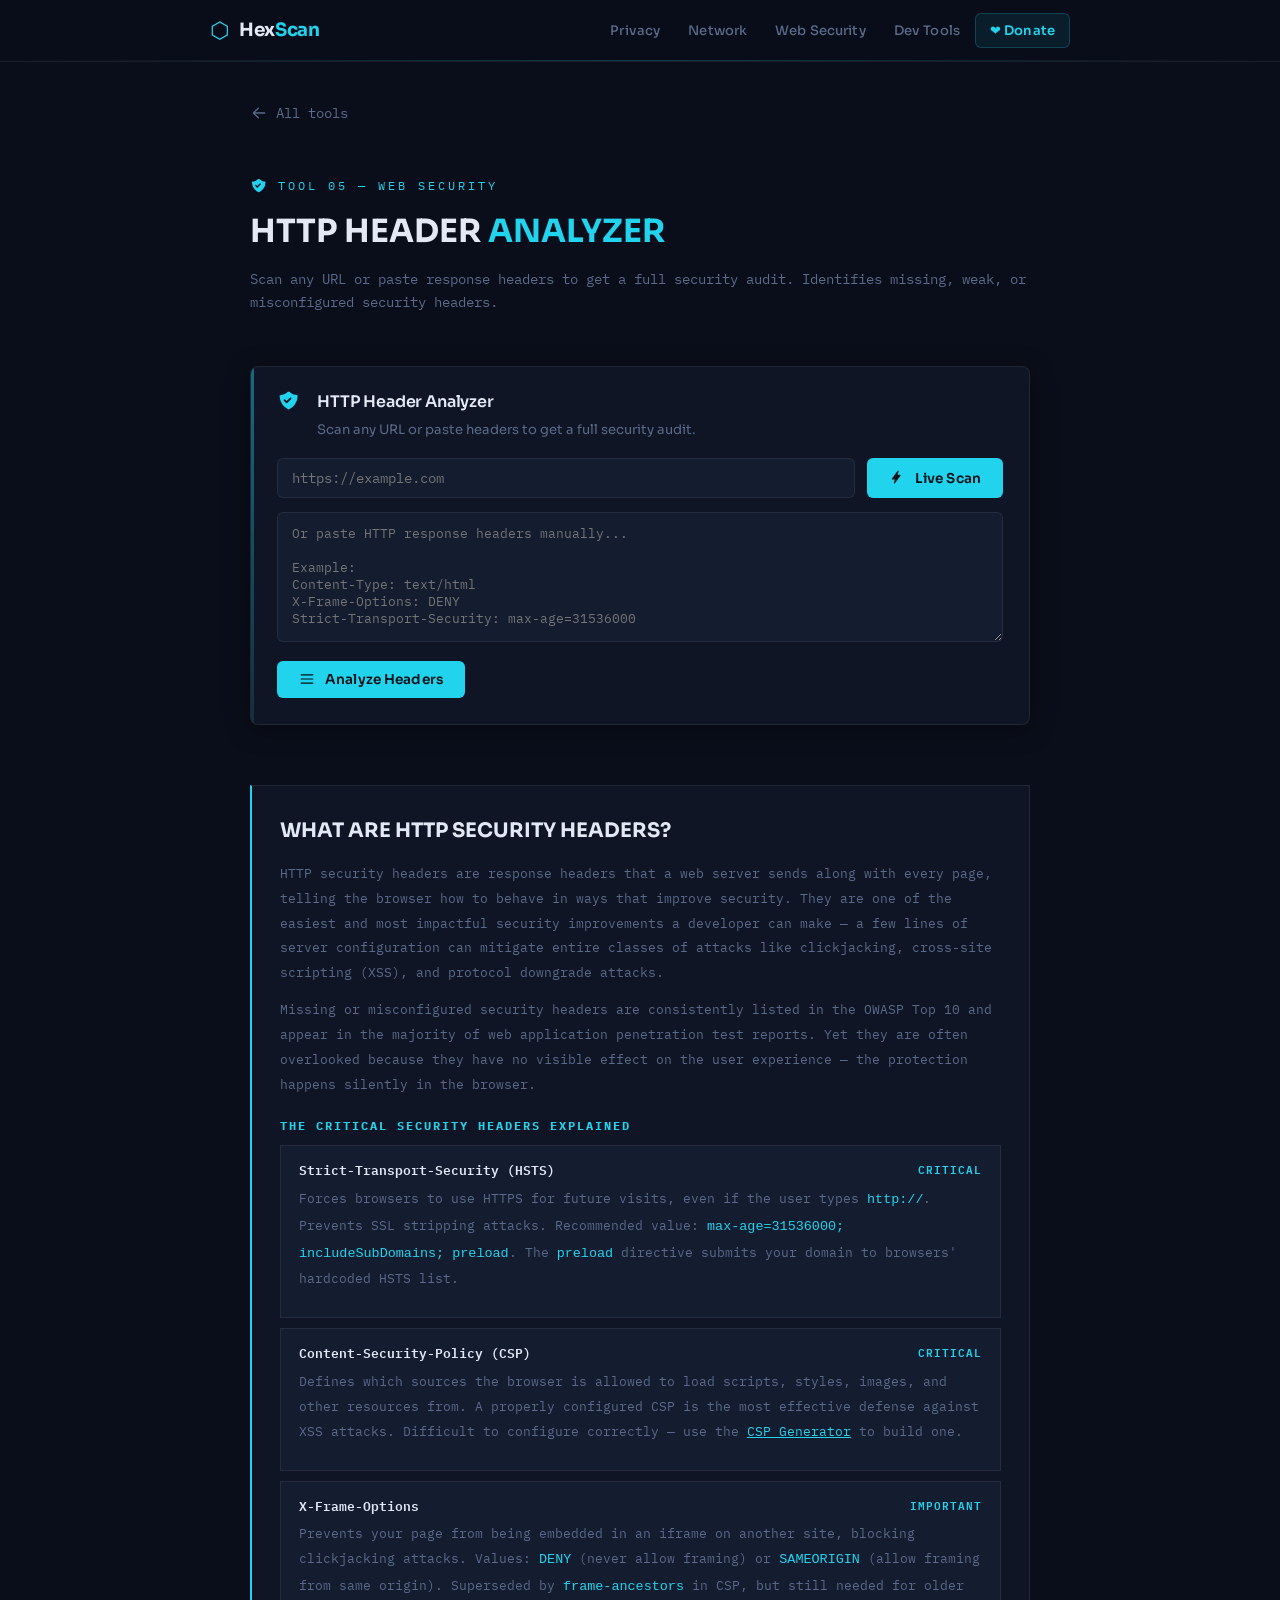
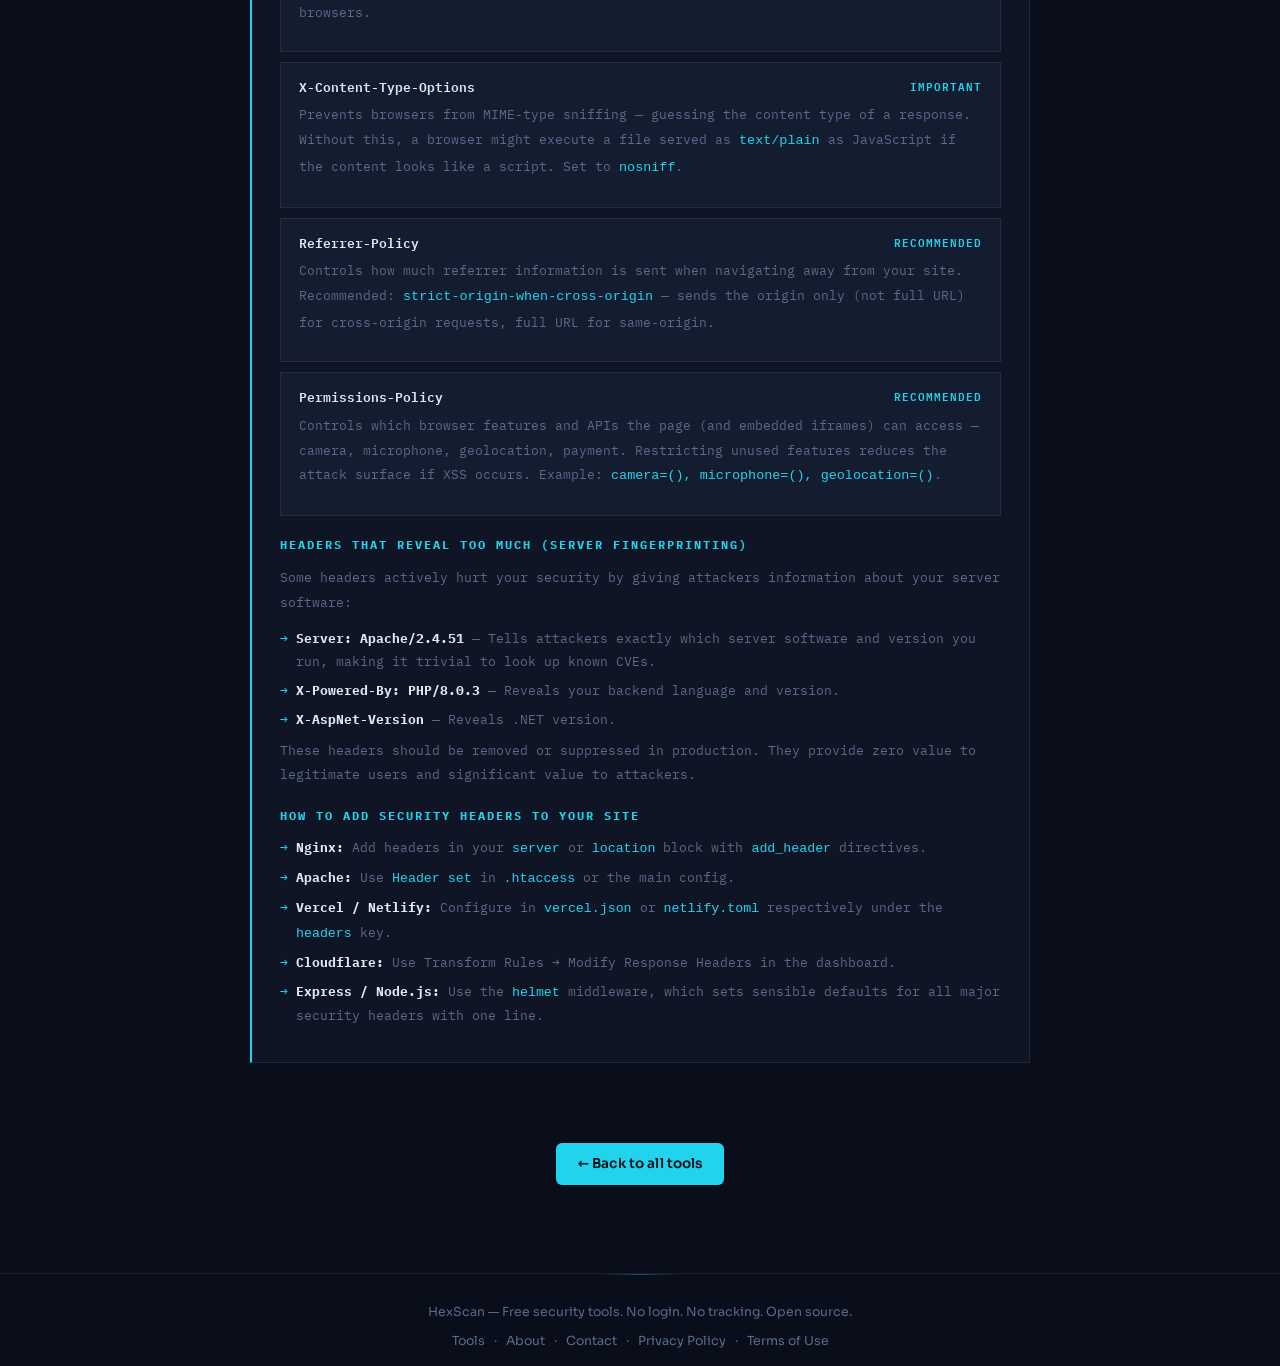
<file: tools/http-header-analyzer.html>
<!DOCTYPE html>
<html lang="en">
<head>
<meta charset="UTF-8" />
<meta name="viewport" content="width=device-width, initial-scale=1.0" />
<title>HTTP Header Analyzer — Security Header Checker | HexScan</title>
<meta name="description" content="Analyze HTTP security headers for any URL. Check HSTS, CSP, X-Frame-Options, and more. Free HTTP header scanner. Learn which security headers your site needs and why they matter." />
<meta name="keywords" content="http header analyzer, security headers, HSTS checker, content security policy, X-Frame-Options, HTTP security audit, web security headers" />
<meta name="robots" content="index, follow" />
<link rel="canonical" href="https://hexscan-tools.vercel.app/tools/http-header-analyzer.html" />
<meta property="og:title" content="HTTP Header Analyzer — HexScan" />
<meta property="og:description" content="Scan any URL for missing or misconfigured HTTP security headers. Free, instant, no login." />
<meta property="og:url" content="https://hexscan-tools.vercel.app/tools/http-header-analyzer.html" />
<meta property="og:type" content="website" />
<link rel="preconnect" href="https://fonts.googleapis.com" />
<link href="https://fonts.googleapis.com/css2?family=Rajdhani:wght@400;500;600;700&family=Share+Tech+Mono&display=swap" rel="stylesheet" />
<link rel="stylesheet" href="../style.css" />
<link rel="icon" type="image/svg+xml" href="../favicon.svg" />
<script async src="https://pagead2.googlesyndication.com/pagead/js/adsbygoogle.js?client=ca-pub-3698493513053471" crossorigin="anonymous"></script>
<style>
  .guide-section { padding: 28px; background: var(--bg2); border: 1px solid var(--border); border-left: 2px solid var(--accent); margin-bottom: 16px; }
  .guide-section h2 { font-size: 1.25rem; font-weight: 700; text-transform: uppercase; margin-bottom: 14px; }
  .guide-section h3 { font-family: var(--font-mono); font-size: 0.78rem; letter-spacing: 2px; text-transform: uppercase; color: var(--accent); margin: 18px 0 10px; }
  .guide-section p { font-family: var(--font-mono); font-size: 0.84rem; color: var(--text-muted); line-height: 1.85; margin-bottom: 12px; }
  .guide-section li { font-family: var(--font-mono); font-size: 0.83rem; color: var(--text-muted); line-height: 1.75; list-style: none; padding-left: 16px; position: relative; margin-bottom: 6px; }
  .guide-section li::before { content: "→"; position: absolute; left: 0; color: var(--accent); }
  .back-link { font-family: var(--font-mono); font-size: 0.78rem; color: var(--text-muted); text-decoration: none; display: inline-flex; align-items: center; gap: 6px; margin-bottom: 24px; }
  .back-link:hover { color: var(--accent); }
  .header-card { padding: 14px 18px; background: var(--bg3); border: 1px solid var(--border); margin-bottom: 10px; }
  .header-name { font-family: var(--font-mono); font-size: 0.82rem; color: var(--text); font-weight: 600; margin-bottom: 4px; }
  .header-grade { font-family: var(--font-mono); font-size: 0.7rem; letter-spacing: 1px; text-transform: uppercase; color: var(--accent); float: right; }
  .header-desc { font-family: var(--font-mono); font-size: 0.78rem; color: var(--text-muted); line-height: 1.6; }
</style>
</head>
<body>
<header class="site-header">
  <div class="container">
    <div class="logo"><span class="logo-icon">⬡</span><span class="logo-text">Hex<strong>Scan</strong></span></div>
    <nav class="nav">
      <a href="../index.html#privacy">Privacy</a>
      <a href="../index.html#network">Network</a>
      <a href="../index.html#websec">Web Security</a>
      <a href="../index.html#devtools">Dev Tools</a>
      <a href="https://www.paypal.com/paypalme/imperius06" target="_blank" class="nav-donate">❤️ Donate</a>
    </nav>
  </div>
</header>

<main class="container tools-container" style="max-width:820px;">
  <a href="../index.html" class="back-link" style="text-decoration: none; color: var(--text-muted); font-size: 0.85rem; display: inline-flex; align-items: center; gap: 8px; margin-bottom: 32px; transition: color 0.2s;">
    <svg xmlns="http://www.w3.org/2000/svg" viewBox="0 0 20 20" fill="currentColor" style="width: 18px; height: 18px;">
      <path fill-rule="evenodd" d="M17 10a.75.75 0 0 1-.75.75H5.612l4.158 3.96a.75.75 0 1 1-1.04 1.08l-5.5-5.25a.75.75 0 0 1 0-1.08l5.5-5.25a.75.75 0 1 1 1.04 1.08L5.612 9.25H16.25A.75.75 0 0 1 17 10Z" clip-rule="evenodd" />
    </svg>
    All tools
  </a>

  <div style="margin-bottom:32px;">
    <div style="display: flex; align-items: center; gap: 10px; font-family:var(--font-mono); font-size:0.72rem; letter-spacing:3px; text-transform:uppercase; color:var(--accent); margin-bottom:10px;">
      <svg xmlns="http://www.w3.org/2000/svg" viewBox="0 0 20 20" fill="currentColor" style="width: 18px; height: 18px; flex-shrink: 0;">
        <path fill-rule="evenodd" d="M9.661 2.237a.531.531 0 0 1 .678 0 11.947 11.947 0 0 0 3.07 2.145 12.454 12.454 0 0 0 3.31.743.592.592 0 0 1 .53.589 12.183 12.183 0 0 1-2.477 7.41 12.386 12.386 0 0 1-4.89 3.86.502.502 0 0 1-.364 0 12.386 12.386 0 0 1-4.89-3.86 12.183 12.183 0 0 1-2.477-7.41.592.592 0 0 1 .53-.589 12.454 12.454 0 0 0 3.31-.743 11.947 11.947 0 0 0 3.07-2.145ZM11.83 8.33a.75.75 0 0 0-1.06-1.06l-2.72 2.72-1.22-1.22a.75.75 0 1 0-1.06 1.06l1.75 1.75a.75.75 0 0 0 1.06 0l3.25-3.25Z" clip-rule="evenodd" />
      </svg>
      <span>Tool 05 — Web Security</span>
    </div>
    <h1 style="font-size:2rem; font-weight:700; text-transform:uppercase; margin-bottom:10px; font-family: var(--font-display); color: var(--text);">HTTP Header <span style="color:var(--accent);">Analyzer</span></h1>
    <p style="font-family:var(--font-mono); font-size:0.85rem; color:var(--text-muted); line-height:1.7;">Scan any URL or paste response headers to get a full security audit. Identifies missing, weak, or misconfigured security headers.</p>
  </div>

  <section class="tool-card" style="margin-bottom:40px;">
    <div class="tool-header" style="display: flex; align-items: flex-start; gap: 16px;">
      <span class="tool-icon" style="color: var(--accent);">
        <svg xmlns="http://www.w3.org/2000/svg" viewBox="0 0 20 20" fill="currentColor" style="width: 24px; height: 24px;">
          <path fill-rule="evenodd" d="M9.661 2.237a.531.531 0 0 1 .678 0 11.947 11.947 0 0 0 3.07 2.145 12.454 12.454 0 0 0 3.31.743.592.592 0 0 1 .53.589 12.183 12.183 0 0 1-2.477 7.41 12.386 12.386 0 0 1-4.89 3.86.502.502 0 0 1-.364 0 12.386 12.386 0 0 1-4.89-3.86 12.183 12.183 0 0 1-2.477-7.41.592.592 0 0 1 .53-.589 12.454 12.454 0 0 0 3.31-.743 11.947 11.947 0 0 0 3.07-2.145ZM11.83 8.33a.75.75 0 0 0-1.06-1.06l-2.72 2.72-1.22-1.22a.75.75 0 1 0-1.06 1.06l1.75 1.75a.75.75 0 0 0 1.06 0l3.25-3.25Z" clip-rule="evenodd" />
        </svg>
      </span>
      <div>
        <h2 class="tool-title" style="margin: 0;">HTTP Header Analyzer</h2>
        <p class="tool-desc">Scan any URL or paste headers to get a full security audit.</p>
      </div>
    </div>
    <div class="tool-body">
      <div class="input-row" style="margin-bottom:14px; display: flex; gap: 12px; align-items: stretch;">
        <input type="text" id="scan-url" class="text-input" placeholder="https://example.com" style="flex: 1;" />
        <button class="btn-primary" style="margin-top:0; display: flex; align-items: center; gap: 10px;" onclick="scanURL()">
          <svg xmlns="http://www.w3.org/2000/svg" viewBox="0 0 20 20" fill="currentColor" style="width: 16px; height: 16px;">
            <path d="M11.983 1.907a.75.75 0 0 0-1.292-.657l-7 9.5a.75.75 0 0 0 .608 1.198h3.19l-1.47 4.043a.75.75 0 0 0 1.292.657l7-9.5a.75.75 0 0 0-.608-1.198h-3.19l1.47-4.043Z" />
          </svg>
          Live Scan
        </button>
      </div>
      
      <textarea id="headers-input" class="textarea tall" placeholder="Or paste HTTP response headers manually...&#10;&#10;Example:&#10;Content-Type: text/html&#10;X-Frame-Options: DENY&#10;Strict-Transport-Security: max-age=31536000"></textarea>
      
      <button class="btn-primary" style="display: flex; align-items: center; gap: 10px; margin-top: 10px;" onclick="analyzeHeaders()">
        <svg xmlns="http://www.w3.org/2000/svg" viewBox="0 0 20 20" fill="currentColor" style="width: 16px; height: 16px;">
          <path fill-rule="evenodd" d="M2 4.75A.75.75 0 0 1 2.75 4h14.5a.75.75 0 0 1 0 1.5H2.75A.75.75 0 0 1 2 4.75ZM2 10a.75.75 0 0 1 .75-.75h14.5a.75.75 0 0 1 0 1.5H2.75A.75.75 0 0 1 2 10Zm0 5.25a.75.75 0 0 1 .75-.75h14.5a.75.75 0 0 1 0 1.5H2.75a.75.75 0 0 1-.75-.75Z" clip-rule="evenodd" />
        </svg>
        Analyze Headers
      </button>

      <div id="headers-result" class="result-list hidden" style="margin-top: 20px;"></div>
    </div>
  </section>


  <!-- GUIDE -->
  <div class="guide-section">
    <h2>What are HTTP security headers?</h2>
    <p>HTTP security headers are response headers that a web server sends along with every page, telling the browser how to behave in ways that improve security. They are one of the easiest and most impactful security improvements a developer can make — a few lines of server configuration can mitigate entire classes of attacks like clickjacking, cross-site scripting (XSS), and protocol downgrade attacks.</p>
    <p>Missing or misconfigured security headers are consistently listed in the OWASP Top 10 and appear in the majority of web application penetration test reports. Yet they are often overlooked because they have no visible effect on the user experience — the protection happens silently in the browser.</p>

    <h3>The critical security headers explained</h3>

    <div class="header-card">
      <div class="header-name">Strict-Transport-Security (HSTS) <span class="header-grade">critical</span></div>
      <p class="header-desc">Forces browsers to use HTTPS for future visits, even if the user types <code style="color:var(--accent)">http://</code>. Prevents SSL stripping attacks. Recommended value: <code style="color:var(--accent)">max-age=31536000; includeSubDomains; preload</code>. The <code style="color:var(--accent)">preload</code> directive submits your domain to browsers' hardcoded HSTS list.</p>
    </div>

    <div class="header-card">
      <div class="header-name">Content-Security-Policy (CSP) <span class="header-grade">critical</span></div>
      <p class="header-desc">Defines which sources the browser is allowed to load scripts, styles, images, and other resources from. A properly configured CSP is the most effective defense against XSS attacks. Difficult to configure correctly — use the <a href="csp-generator.html" style="color:var(--accent)">CSP Generator</a> to build one.</p>
    </div>

    <div class="header-card">
      <div class="header-name">X-Frame-Options <span class="header-grade">important</span></div>
      <p class="header-desc">Prevents your page from being embedded in an iframe on another site, blocking clickjacking attacks. Values: <code style="color:var(--accent)">DENY</code> (never allow framing) or <code style="color:var(--accent)">SAMEORIGIN</code> (allow framing from same origin). Superseded by <code style="color:var(--accent)">frame-ancestors</code> in CSP, but still needed for older browsers.</p>
    </div>

    <div class="header-card">
      <div class="header-name">X-Content-Type-Options <span class="header-grade">important</span></div>
      <p class="header-desc">Prevents browsers from MIME-type sniffing — guessing the content type of a response. Without this, a browser might execute a file served as <code style="color:var(--accent)">text/plain</code> as JavaScript if the content looks like a script. Set to <code style="color:var(--accent)">nosniff</code>.</p>
    </div>

    <div class="header-card">
      <div class="header-name">Referrer-Policy <span class="header-grade">recommended</span></div>
      <p class="header-desc">Controls how much referrer information is sent when navigating away from your site. Recommended: <code style="color:var(--accent)">strict-origin-when-cross-origin</code> — sends the origin only (not full URL) for cross-origin requests, full URL for same-origin.</p>
    </div>

    <div class="header-card">
      <div class="header-name">Permissions-Policy <span class="header-grade">recommended</span></div>
      <p class="header-desc">Controls which browser features and APIs the page (and embedded iframes) can access — camera, microphone, geolocation, payment. Restricting unused features reduces the attack surface if XSS occurs. Example: <code style="color:var(--accent)">camera=(), microphone=(), geolocation=()</code>.</p>
    </div>

    <h3>Headers that reveal too much (server fingerprinting)</h3>
    <p>Some headers actively hurt your security by giving attackers information about your server software:</p>
    <ul>
      <li><strong style="color:var(--text)">Server: Apache/2.4.51</strong> — Tells attackers exactly which server software and version you run, making it trivial to look up known CVEs.</li>
      <li><strong style="color:var(--text)">X-Powered-By: PHP/8.0.3</strong> — Reveals your backend language and version.</li>
      <li><strong style="color:var(--text)">X-AspNet-Version</strong> — Reveals .NET version.</li>
    </ul>
    <p>These headers should be removed or suppressed in production. They provide zero value to legitimate users and significant value to attackers.</p>

    <h3>How to add security headers to your site</h3>
    <ul>
      <li><strong style="color:var(--text)">Nginx:</strong> Add headers in your <code style="color:var(--accent)">server</code> or <code style="color:var(--accent)">location</code> block with <code style="color:var(--accent)">add_header</code> directives.</li>
      <li><strong style="color:var(--text)">Apache:</strong> Use <code style="color:var(--accent)">Header set</code> in <code style="color:var(--accent)">.htaccess</code> or the main config.</li>
      <li><strong style="color:var(--text)">Vercel / Netlify:</strong> Configure in <code style="color:var(--accent)">vercel.json</code> or <code style="color:var(--accent)">netlify.toml</code> respectively under the <code style="color:var(--accent)">headers</code> key.</li>
      <li><strong style="color:var(--text)">Cloudflare:</strong> Use Transform Rules → Modify Response Headers in the dashboard.</li>
      <li><strong style="color:var(--text)">Express / Node.js:</strong> Use the <code style="color:var(--accent)">helmet</code> middleware, which sets sensible defaults for all major security headers with one line.</li>
    </ul>
  </div>

  <div style="text-align:center;margin-top:32px;">
    <a href="../index.html" class="btn-primary" style="display:inline-block;text-decoration:none;">← Back to all tools</a>
  </div>
</main>

<footer class="site-footer">
  <div class="container">
    <p>HexScan — Free security tools. No login. No tracking. Open source.</p>
    <p class="footer-links">
      <a href="../index.html">Tools</a> · <a href="../about.html">About</a> · <a href="../contact.html">Contact</a> · <a href="../privacy.html">Privacy Policy</a> · <a href="../terms.html">Terms of Use</a>
    </p>
  </div>
</footer>
<div id="toast" class="toast">Copied!</div>
<script src="../js/tool4-headers.js"></script>
</body>
</html>
</file>
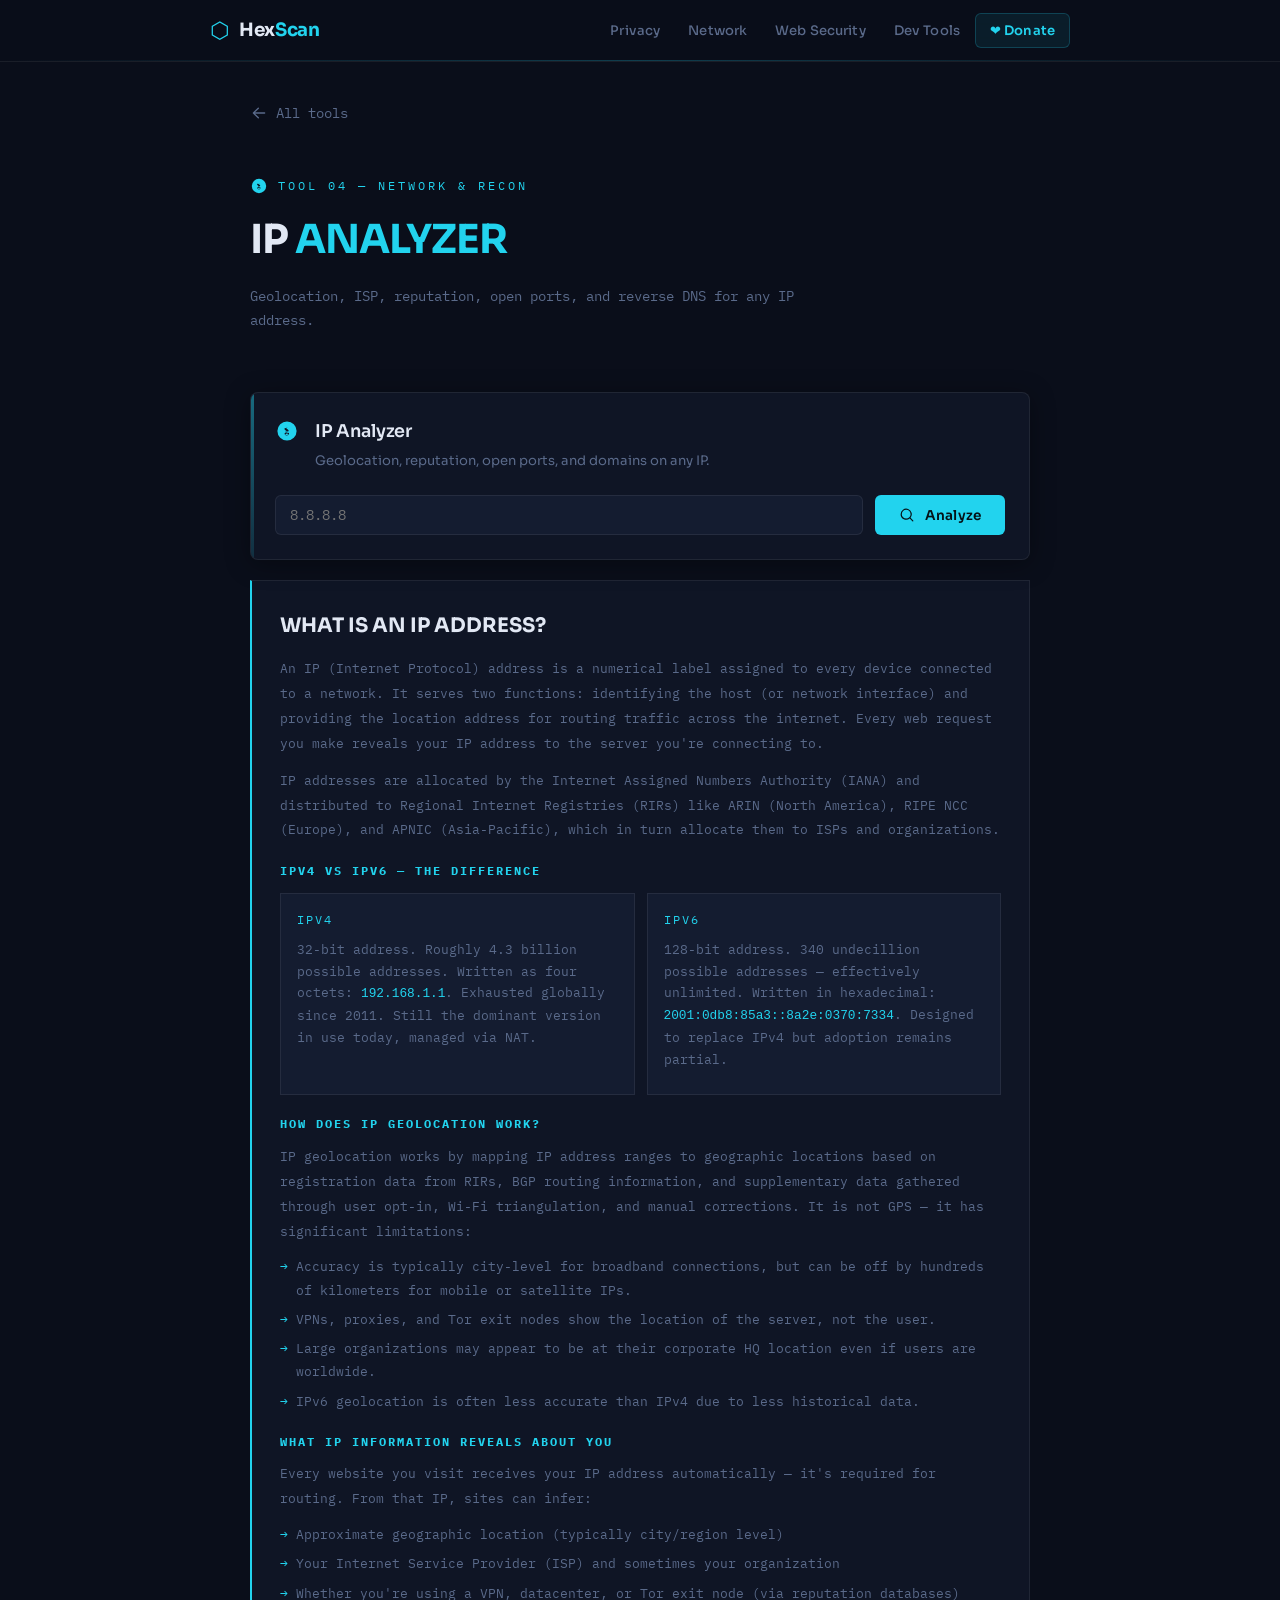
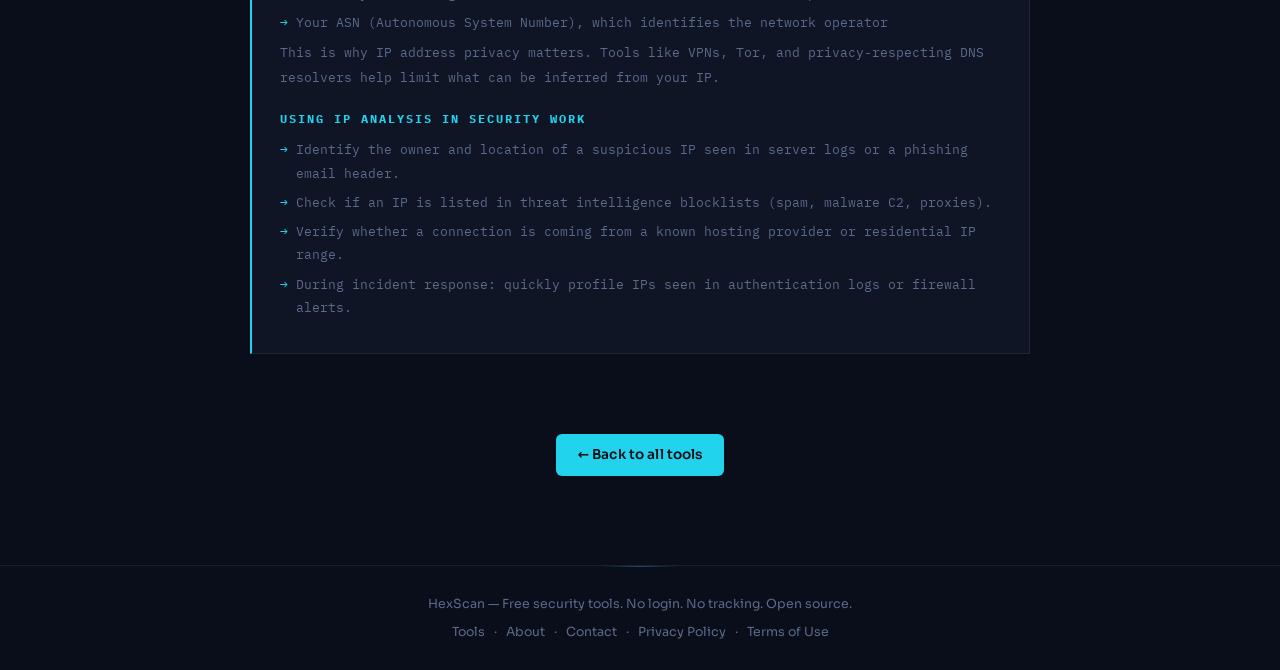
<file: tools/ip-analyzer.html>
<!DOCTYPE html>
<html lang="en">
<head>
<meta charset="UTF-8" />
<meta name="viewport" content="width=device-width, initial-scale=1.0" />
<title>IP Address Analyzer — Geolocation & Reputation Lookup | HexScan</title>
<meta name="description" content="Analyze any IP address: geolocation, ISP, open ports, reputation, and reverse DNS. Free IP lookup tool. Learn how IP addresses work, IPv4 vs IPv6, and how geolocation is determined." />
<meta name="keywords" content="ip address lookup, ip geolocation, ip analyzer, what is my ip, ip reputation, reverse dns lookup, ipv4 vs ipv6" />
<meta name="robots" content="index, follow" />
<link rel="canonical" href="https://hexscan-tools.vercel.app/tools/ip-analyzer.html" />
<meta property="og:title" content="IP Address Analyzer — HexScan" />
<meta property="og:description" content="Geolocation, ISP, reputation and more for any IP address. Free, no login required." />
<meta property="og:url" content="https://hexscan-tools.vercel.app/tools/ip-analyzer.html" />
<meta property="og:type" content="website" />
<link rel="preconnect" href="https://fonts.googleapis.com" />
<link href="https://fonts.googleapis.com/css2?family=Rajdhani:wght@400;500;600;700&family=Share+Tech+Mono&display=swap" rel="stylesheet" />
<link rel="stylesheet" href="../style.css" />
<link rel="icon" type="image/svg+xml" href="../favicon.svg" />
<script async src="https://pagead2.googlesyndication.com/pagead/js/adsbygoogle.js?client=ca-pub-3698493513053471" crossorigin="anonymous"></script>
<style>
  .guide-section { padding: 28px; background: var(--bg2); border: 1px solid var(--border); border-left: 2px solid var(--accent); margin-bottom: 16px; }
  .guide-section h2 { font-size: 1.25rem; font-weight: 700; text-transform: uppercase; margin-bottom: 14px; }
  .guide-section h3 { font-family: var(--font-mono); font-size: 0.78rem; letter-spacing: 2px; text-transform: uppercase; color: var(--accent); margin: 18px 0 10px; }
  .guide-section p { font-family: var(--font-mono); font-size: 0.84rem; color: var(--text-muted); line-height: 1.85; margin-bottom: 12px; }
  .guide-section li { font-family: var(--font-mono); font-size: 0.83rem; color: var(--text-muted); line-height: 1.75; list-style: none; padding-left: 16px; position: relative; margin-bottom: 6px; }
  .guide-section li::before { content: "→"; position: absolute; left: 0; color: var(--accent); }
  .back-link { font-family: var(--font-mono); font-size: 0.78rem; color: var(--text-muted); text-decoration: none; display: inline-flex; align-items: center; gap: 6px; margin-bottom: 24px; }
  .back-link:hover { color: var(--accent); }
  .ip-compare { display: grid; grid-template-columns: 1fr 1fr; gap: 12px; margin-top: 12px; }
  .ip-col { padding: 16px; background: var(--bg3); border: 1px solid var(--border); }
  .ip-col-title { font-family: var(--font-mono); font-size: 0.72rem; letter-spacing: 2px; text-transform: uppercase; color: var(--accent); margin-bottom: 10px; }
  .ip-col p { font-family: var(--font-mono); font-size: 0.80rem; color: var(--text-muted); line-height: 1.7; margin-bottom: 8px; }
  @media(max-width:580px){.ip-compare{grid-template-columns:1fr;}}
</style>
</head>
<body>
<header class="site-header">
  <div class="container">
    <div class="logo"><span class="logo-icon">⬡</span><span class="logo-text">Hex<strong>Scan</strong></span></div>
    <nav class="nav">
      <a href="../index.html#privacy">Privacy</a>
      <a href="../index.html#network">Network</a>
      <a href="../index.html#websec">Web Security</a>
      <a href="../index.html#devtools">Dev Tools</a>
      <a href="https://www.paypal.com/paypalme/imperius06" target="_blank" class="nav-donate">❤️ Donate</a>
    </nav>
  </div>
</header>

<main class="container tools-container" style="max-width:820px;">
  <a href="../index.html" class="back-link" style="text-decoration: none; color: var(--text-muted); font-size: 0.85rem; display: inline-flex; align-items: center; gap: 8px; margin-bottom: 32px; transition: color 0.2s;">
    <svg xmlns="http://www.w3.org/2000/svg" viewBox="0 0 20 20" fill="currentColor" style="width: 18px; height: 18px;">
      <path fill-rule="evenodd" d="M17 10a.75.75 0 0 1-.75.75H5.612l4.158 3.96a.75.75 0 1 1-1.04 1.08l-5.5-5.25a.75.75 0 0 1 0-1.08l5.5-5.25a.75.75 0 1 1 1.04 1.08L5.612 9.25H16.25A.75.75 0 0 1 17 10Z" clip-rule="evenodd" />
    </svg>
    All tools
  </a>

  <header style="margin-bottom: 40px;">
    <div style="display: flex; align-items: center; gap: 10px; font-family: var(--font-mono); font-size: 0.72rem; letter-spacing: 3px; text-transform: uppercase; color: var(--accent); margin-bottom: 12px;">
      <svg xmlns="http://www.w3.org/2000/svg" viewBox="0 0 20 20" fill="currentColor" style="width: 18px; height: 18px; flex-shrink: 0;">
        <path fill-rule="evenodd" d="M10 18a8 8 0 1 0 0-16 8 8 0 0 0 0 16ZM9.555 7.168A.75.75 0 0 1 10 8v.432c.546.108 1.011.455 1.259.954a.75.75 0 1 1-1.341.674.52.52 0 0 0-.418-.26V11a.5.5 0 0 0 .5.5H11a.75.75 0 0 1 0 1.5h-.5v.5a.75.75 0 0 1-1.5 0v-.5h-.25a.75.75 0 0 1 0-1.5h.25V9.45c-.47-.14-.858-.493-1.036-.937a.75.75 0 1 1 1.391-.563.5.5 0 0 0 .45-.282.75.75 0 0 1 .75-.5ZM10 14a1 1 0 1 0 0-2 1 1 0 0 0 0 2Z" clip-rule="evenodd" />
      </svg>
      <span>Tool 04 — Network & Recon</span>
    </div>
    <h1 style="font-size: 2.5rem; font-weight: 700; text-transform: uppercase; margin-bottom: 12px; font-family: var(--font-display); color: var(--text); letter-spacing: -1px;">
      IP <span style="color: var(--accent);">Analyzer</span>
    </h1>
    <p style="font-family: var(--font-mono); font-size: 0.85rem; color: var(--text-muted); line-height: 1.7; max-width: 600px;">
      Geolocation, ISP, reputation, open ports, and reverse DNS for any IP address.
    </p>
  </header>

  <section class="tool-card">
    <div class="tool-header" style="display: flex; align-items: flex-start; gap: 16px; padding: 24px 24px 0;">
      <span class="tool-icon" style="color: var(--accent); margin-top: 2px;">
        <svg xmlns="http://www.w3.org/2000/svg" viewBox="0 0 20 20" fill="currentColor" style="width: 24px; height: 24px;">
          <path fill-rule="evenodd" d="M10 18a8 8 0 1 0 0-16 8 8 0 0 0 0 16ZM9.555 7.168A.75.75 0 0 1 10 8v.432c.546.108 1.011.455 1.259.954a.75.75 0 1 1-1.341.674.52.52 0 0 0-.418-.26V11a.5.5 0 0 0 .5.5H11a.75.75 0 0 1 0 1.5h-.5v.5a.75.75 0 0 1-1.5 0v-.5h-.25a.75.75 0 0 1 0-1.5h.25V9.45c-.47-.14-.858-.493-1.036-.937a.75.75 0 1 1 1.391-.563.5.5 0 0 0 .45-.282.75.75 0 0 1 .75-.5ZM10 14a1 1 0 1 0 0-2 1 1 0 0 0 0 2Z" clip-rule="evenodd" />
        </svg>
      </span>
      <div>
        <h2 class="tool-title" style="margin: 0; font-size: 1.1rem;">IP Analyzer</h2>
        <p class="tool-desc" style="margin-top: 4px;">Geolocation, reputation, open ports, and domains on any IP.</p>
      </div>
    </div>

    <div class="tool-body" style="padding: 24px;">
      <div class="input-row" style="display: flex; gap: 12px; align-items: stretch;">
        <input type="text" id="ip-input" class="text-input" placeholder="8.8.8.8" style="flex: 1;" />
        <button class="btn-primary" style="margin-top: 0; padding: 0 24px; display: flex; align-items: center; gap: 10px;" onclick="analyzeIP()">
          <svg xmlns="http://www.w3.org/2000/svg" viewBox="0 0 20 20" fill="currentColor" style="width: 16px; height: 16px;">
            <path fill-rule="evenodd" d="M9 3.5a5.5 5.5 0 1 0 0 11 5.5 5.5 0 0 0 0-11ZM2 9a7 7 0 1 1 12.452 4.391l3.328 3.329a.75.75 0 1 1-1.06 1.06l-3.329-3.328A7 7 0 0 1 2 9Z" clip-rule="evenodd" />
          </svg>
          Analyze
        </button>
      </div>
      
      <div id="ip-result" class="result-list hidden" style="margin-top: 20px;"></div>
    </div>
  </section>

  

  <!-- GUIDE -->
  <div class="guide-section">
    <h2>What is an IP address?</h2>
    <p>An IP (Internet Protocol) address is a numerical label assigned to every device connected to a network. It serves two functions: identifying the host (or network interface) and providing the location address for routing traffic across the internet. Every web request you make reveals your IP address to the server you're connecting to.</p>
    <p>IP addresses are allocated by the Internet Assigned Numbers Authority (IANA) and distributed to Regional Internet Registries (RIRs) like ARIN (North America), RIPE NCC (Europe), and APNIC (Asia-Pacific), which in turn allocate them to ISPs and organizations.</p>

    <h3>IPv4 vs IPv6 — the difference</h3>
    <div class="ip-compare">
      <div class="ip-col">
        <div class="ip-col-title">IPv4</div>
        <p>32-bit address. Roughly 4.3 billion possible addresses. Written as four octets: <code style="color:var(--accent)">192.168.1.1</code>. Exhausted globally since 2011. Still the dominant version in use today, managed via NAT.</p>
      </div>
      <div class="ip-col">
        <div class="ip-col-title">IPv6</div>
        <p>128-bit address. 340 undecillion possible addresses — effectively unlimited. Written in hexadecimal: <code style="color:var(--accent)">2001:0db8:85a3::8a2e:0370:7334</code>. Designed to replace IPv4 but adoption remains partial.</p>
      </div>
    </div>

    <h3>How does IP geolocation work?</h3>
    <p>IP geolocation works by mapping IP address ranges to geographic locations based on registration data from RIRs, BGP routing information, and supplementary data gathered through user opt-in, Wi-Fi triangulation, and manual corrections. It is not GPS — it has significant limitations:</p>
    <ul>
      <li>Accuracy is typically city-level for broadband connections, but can be off by hundreds of kilometers for mobile or satellite IPs.</li>
      <li>VPNs, proxies, and Tor exit nodes show the location of the server, not the user.</li>
      <li>Large organizations may appear to be at their corporate HQ location even if users are worldwide.</li>
      <li>IPv6 geolocation is often less accurate than IPv4 due to less historical data.</li>
    </ul>

    <h3>What IP information reveals about you</h3>
    <p>Every website you visit receives your IP address automatically — it's required for routing. From that IP, sites can infer:</p>
    <ul>
      <li>Approximate geographic location (typically city/region level)</li>
      <li>Your Internet Service Provider (ISP) and sometimes your organization</li>
      <li>Whether you're using a VPN, datacenter, or Tor exit node (via reputation databases)</li>
      <li>Your ASN (Autonomous System Number), which identifies the network operator</li>
    </ul>
    <p>This is why IP address privacy matters. Tools like VPNs, Tor, and privacy-respecting DNS resolvers help limit what can be inferred from your IP.</p>

    <h3>Using IP analysis in security work</h3>
    <ul>
      <li>Identify the owner and location of a suspicious IP seen in server logs or a phishing email header.</li>
      <li>Check if an IP is listed in threat intelligence blocklists (spam, malware C2, proxies).</li>
      <li>Verify whether a connection is coming from a known hosting provider or residential IP range.</li>
      <li>During incident response: quickly profile IPs seen in authentication logs or firewall alerts.</li>
    </ul>
  </div>

  <div style="text-align:center;margin-top:32px;">
    <a href="../index.html" class="btn-primary" style="display:inline-block;text-decoration:none;">← Back to all tools</a>
  </div>
</main>

<footer class="site-footer">
  <div class="container">
    <p>HexScan — Free security tools. No login. No tracking. Open source.</p>
    <p class="footer-links">
      <a href="../index.html">Tools</a> · <a href="../about.html">About</a> · <a href="../contact.html">Contact</a> · <a href="../privacy.html">Privacy Policy</a> · <a href="../terms.html">Terms of Use</a>
    </p>
  </div>
</footer>
<div id="toast" class="toast">Copied!</div>
<script src="../js/tool8-ip.js"></script>
</body>
</html>
</file>
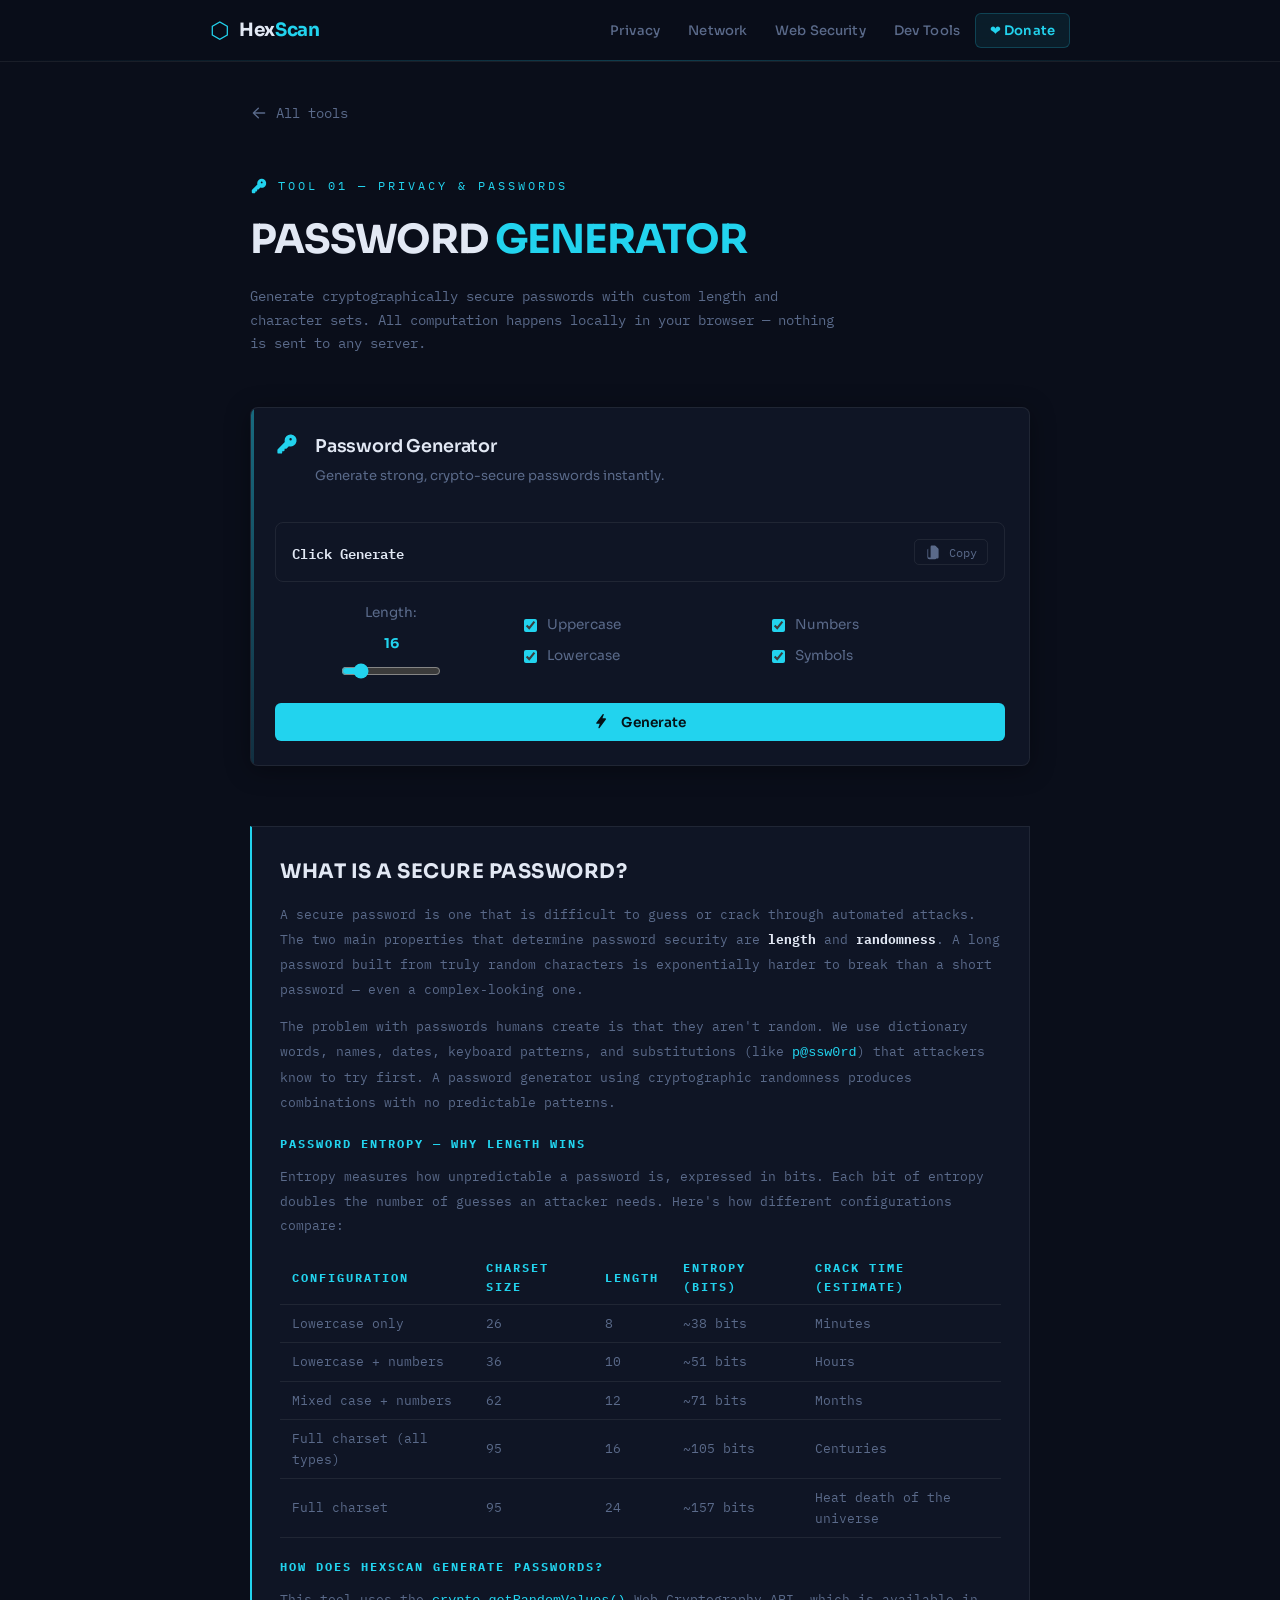
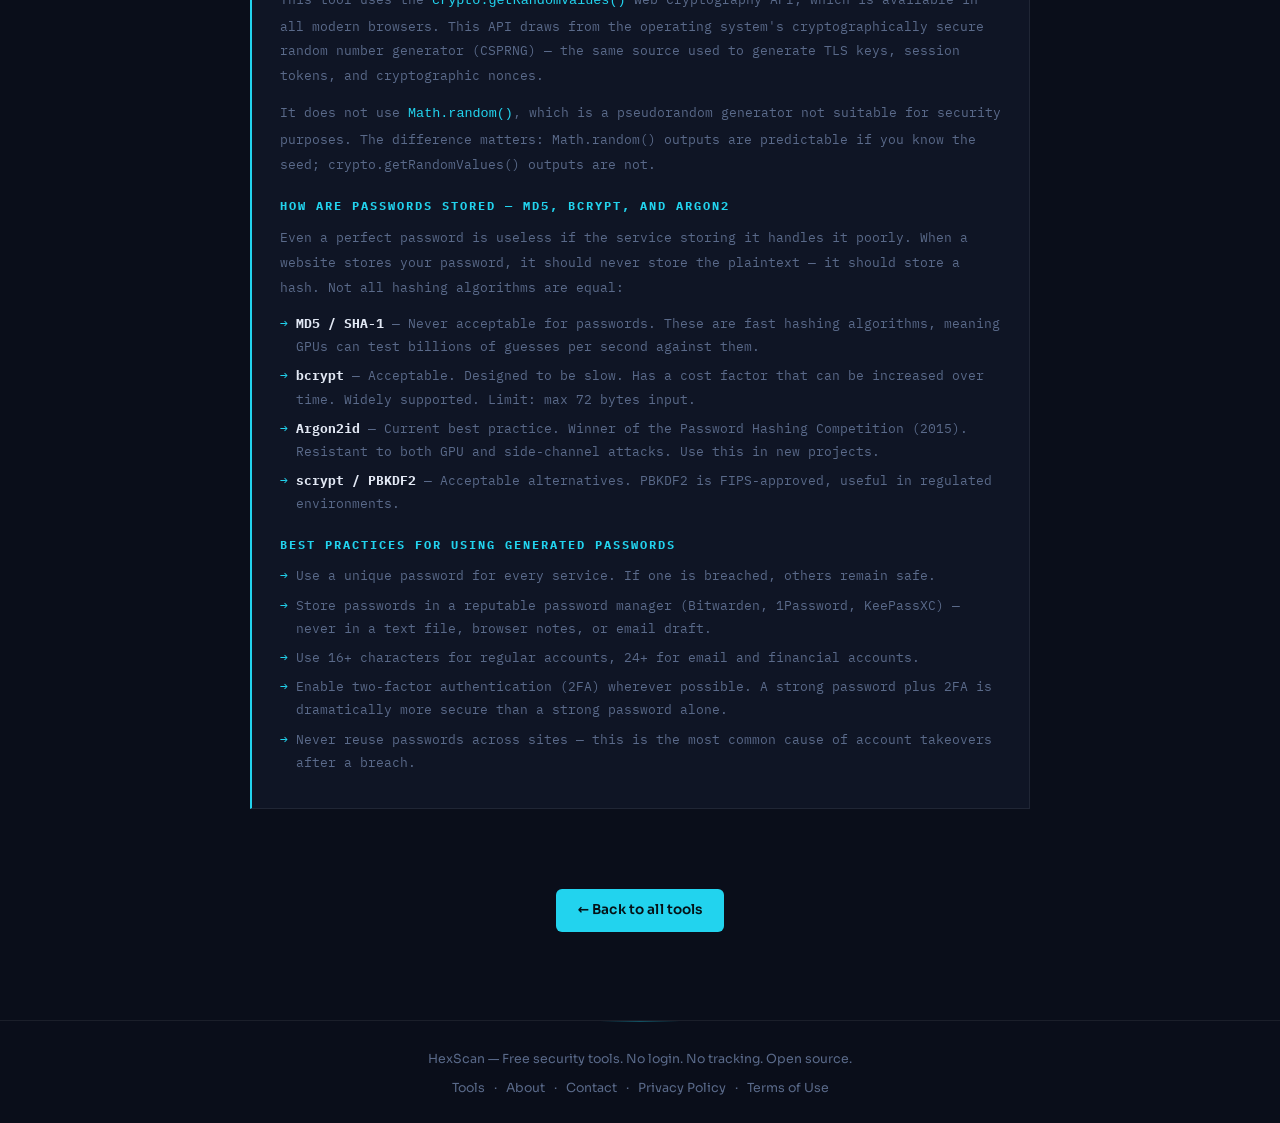
<file: tools/password-generator.html>
<!DOCTYPE html>
<html lang="en">
<head>
<meta charset="UTF-8" />
<meta name="viewport" content="width=device-width, initial-scale=1.0" />
<title>Password Generator — Free Secure Password Tool | HexScan</title>
<meta name="description" content="Generate cryptographically secure passwords instantly. Free online password generator with strength analysis. Learn what makes a strong password and why password entropy matters." />
<meta name="keywords" content="password generator, secure password, strong password, random password generator, password entropy, cryptographic password" />
<meta name="robots" content="index, follow" />
<link rel="canonical" href="https://hexscan-tools.vercel.app/tools/password-generator.html" />
<meta property="og:title" content="Free Secure Password Generator — HexScan" />
<meta property="og:description" content="Generate cryptographically secure passwords instantly. No login, no tracking." />
<meta property="og:url" content="https://hexscan-tools.vercel.app/tools/password-generator.html" />
<meta property="og:type" content="website" />
<script type="application/ld+json">{"@context":"https://schema.org","@type":"WebApplication","name":"HexScan Password Generator","url":"https://hexscan-tools.vercel.app/tools/password-generator.html","description":"Free cryptographically secure password generator","applicationCategory":"SecurityApplication","isAccessibleForFree":true}</script>
<link rel="preconnect" href="https://fonts.googleapis.com" />
<link href="https://fonts.googleapis.com/css2?family=Rajdhani:wght@400;500;600;700&family=Share+Tech+Mono&display=swap" rel="stylesheet" />
<link rel="stylesheet" href="../style.css" />
<link rel="icon" type="image/svg+xml" href="../favicon.svg" />
<script async src="https://pagead2.googlesyndication.com/pagead/js/adsbygoogle.js?client=ca-pub-3698493513053471" crossorigin="anonymous"></script>
<style>
  .guide-section { padding: 28px; background: var(--bg2); border: 1px solid var(--border); border-left: 2px solid var(--accent); margin-bottom: 16px; }
  .guide-section h2 { font-size: 1.25rem; font-weight: 700; text-transform: uppercase; margin-bottom: 14px; letter-spacing: 0.5px; }
  .guide-section h3 { font-family: var(--font-mono); font-size: 0.78rem; letter-spacing: 2px; text-transform: uppercase; color: var(--accent); margin: 18px 0 10px; }
  .guide-section p { font-family: var(--font-mono); font-size: 0.84rem; color: var(--text-muted); line-height: 1.85; margin-bottom: 12px; }
  .guide-section ul { padding-left: 0; }
  .guide-section li { font-family: var(--font-mono); font-size: 0.83rem; color: var(--text-muted); line-height: 1.75; list-style: none; padding-left: 16px; position: relative; margin-bottom: 6px; }
  .guide-section li::before { content: "→"; position: absolute; left: 0; color: var(--accent); }
  .entropy-table { width: 100%; border-collapse: collapse; margin-top: 12px; }
  .entropy-table th { font-family: var(--font-mono); font-size: 0.72rem; letter-spacing: 2px; text-transform: uppercase; color: var(--accent); padding: 8px 12px; border-bottom: 1px solid var(--border); text-align: left; }
  .entropy-table td { font-family: var(--font-mono); font-size: 0.80rem; color: var(--text-muted); padding: 8px 12px; border-bottom: 1px solid var(--border); }
  .back-link { font-family: var(--font-mono); font-size: 0.78rem; color: var(--text-muted); text-decoration: none; display: inline-flex; align-items: center; gap: 6px; margin-bottom: 24px; }
  .back-link:hover { color: var(--accent); }
  .tool-page-hero { margin-bottom: 32px; }
  .tool-page-hero h1 { font-size: 2rem; font-weight: 700; text-transform: uppercase; margin-bottom: 10px; }
  .tool-page-hero p { font-family: var(--font-mono); font-size: 0.85rem; color: var(--text-muted); line-height: 1.7; }
</style>
</head>
<body>
<header class="site-header">
  <div class="container">
    <div class="logo"><span class="logo-icon">⬡</span><span class="logo-text">Hex<strong>Scan</strong></span></div>
    <nav class="nav">
      <a href="../index.html#privacy">Privacy</a>
      <a href="../index.html#network">Network</a>
      <a href="../index.html#websec">Web Security</a>
      <a href="../index.html#devtools">Dev Tools</a>
      <a href="https://www.paypal.com/paypalme/imperius06" target="_blank" class="nav-donate">❤️ Donate</a>
    </nav>
  </div>
</header>

<main class="container tools-container" style="max-width:820px;">
  <a href="../index.html" class="back-link" style="text-decoration: none; color: var(--text-muted); font-size: 0.85rem; display: inline-flex; align-items: center; gap: 8px; margin-bottom: 32px; transition: color 0.2s;">
    <svg xmlns="http://www.w3.org/2000/svg" viewBox="0 0 20 20" fill="currentColor" style="width: 18px; height: 18px;">
      <path fill-rule="evenodd" d="M17 10a.75.75 0 0 1-.75.75H5.612l4.158 3.96a.75.75 0 1 1-1.04 1.08l-5.5-5.25a.75.75 0 0 1 0-1.08l5.5-5.25a.75.75 0 1 1 1.04 1.08L5.612 9.25H16.25A.75.75 0 0 1 17 10Z" clip-rule="evenodd" />
    </svg>
    All tools
  </a>

  <div class="tool-page-hero" style="margin-bottom: 32px;">
    <div style="display: flex; align-items: center; gap: 10px; font-family: var(--font-mono); font-size: 0.72rem; letter-spacing: 3px; text-transform: uppercase; color: var(--accent); margin-bottom: 12px;">
      <svg xmlns="http://www.w3.org/2000/svg" viewBox="0 0 20 20" fill="currentColor" style="width: 18px; height: 18px; flex-shrink: 0;">
        <path fill-rule="evenodd" d="M8 7a5 5 0 1 1 3.61 4.804l-1.903 1.903A1 1 0 0 1 9 14H8v1a1 1 0 0 1-1 1H6v1a1 1 0 0 1-1 1H3a1 1 0 0 1-1-1v-2a1 1 0 0 1 .293-.707L8.196 8.39A5.002 5.002 0 0 1 8 7Zm5-2a1 1 0 1 0 0 2 1 1 0 0 0 0-2Z" clip-rule="evenodd" />
      </svg>
      <span>Tool 01 — Privacy & Passwords</span>
    </div>
    <h1 style="font-size: 2.5rem; font-weight: 700; text-transform: uppercase; margin-bottom: 12px; font-family: var(--font-display); color: var(--text); letter-spacing: -1px;">Password <span style="color: var(--accent);">Generator</span></h1>
    <p style="font-family: var(--font-mono); font-size: 0.85rem; color: var(--text-muted); line-height: 1.7; max-width: 600px;">Generate cryptographically secure passwords with custom length and character sets. All computation happens locally in your browser — nothing is sent to any server.</p>
  </div>

  <section class="tool-card" id="password" style="margin-bottom: 40px;">
    <div class="tool-header" style="display: flex; align-items: flex-start; gap: 16px; padding: 24px 24px 0;">
      <span class="tool-icon" style="color: var(--accent);">
        <svg xmlns="http://www.w3.org/2000/svg" viewBox="0 0 20 20" fill="currentColor" style="width: 24px; height: 24px;">
          <path fill-rule="evenodd" d="M8 7a5 5 0 1 1 3.61 4.804l-1.903 1.903A1 1 0 0 1 9 14H8v1a1 1 0 0 1-1 1H6v1a1 1 0 0 1-1 1H3a1 1 0 0 1-1-1v-2a1 1 0 0 1 .293-.707L8.196 8.39A5.002 5.002 0 0 1 8 7Zm5-2a1 1 0 1 0 0 2 1 1 0 0 0 0-2Z" clip-rule="evenodd" />
        </svg>
      </span>
      <div>
        <h2 class="tool-title" style="margin: 0; font-size: 1.1rem;">Password Generator</h2>
        <p class="tool-desc" style="margin-top: 4px;">Generate strong, crypto-secure passwords instantly.</p>
      </div>
    </div>

    <div class="tool-body" style="padding: 24px;">
      <div class="output-box" style="display: flex; align-items: center; justify-content: space-between; background: var(--bg-secondary); padding: 16px; border-radius: 8px; border: 1px solid var(--border); margin-bottom: 20px;">
        <span id="pw-output" class="mono" style="color: var(--text); font-weight: 600;">Click Generate</span>
        <button class="copy-btn" onclick="copyText('pw-output')" style="display: flex; align-items: center; gap: 8px;">
          <svg xmlns="http://www.w3.org/2000/svg" viewBox="0 0 20 20" fill="currentColor" style="width: 16px; height: 16px;">
            <path d="M7 3.5A1.5 1.5 0 0 1 8.5 2h3.879a1.5 1.5 0 0 1 1.06.44l3.122 3.12a1.5 1.5 0 0 1 .439 1.061V16.5A1.5 1.5 0 0 1 15.5 18h-7A1.5 1.5 0 0 1 7 16.5v-13Z" />
            <path d="M4.5 6A1.5 1.5 0 0 0 3 7.5v9A2.5 2.5 0 0 0 5.5 19h7a1.5 1.5 0 0 0 1.5-1.5V17H5.5A1.5 1.5 0 0 1 4 15.5V6h.5Z" />
          </svg>
          Copy
        </button>
      </div>

      <div class="options-row" style="display: grid; grid-template-columns: repeat(auto-fit, minmax(120px, 1fr)); gap: 16px; margin-bottom: 24px;">
        <label style="display: flex; flex-direction: column; gap: 8px; color: var(--text-muted); font-size: 0.85rem;">
          Length: <span id="pw-len-label" style="color: var(--accent); font-weight: bold;">16</span>
          <input type="range" id="pw-length" min="8" max="64" value="16" oninput="document.getElementById('pw-len-label').textContent=this.value" style="accent-color: var(--accent);" />
        </label>
        <div style="display: flex; flex-direction: column; gap: 8px;">
          <label style="display: flex; align-items: center; gap: 10px; font-size: 0.85rem; color: var(--text-muted); cursor: pointer;">
            <input type="checkbox" id="pw-upper" checked style="accent-color: var(--accent);" /> Uppercase
          </label>
          <label style="display: flex; align-items: center; gap: 10px; font-size: 0.85rem; color: var(--text-muted); cursor: pointer;">
            <input type="checkbox" id="pw-lower" checked style="accent-color: var(--accent);" /> Lowercase
          </label>
        </div>
        <div style="display: flex; flex-direction: column; gap: 8px;">
          <label style="display: flex; align-items: center; gap: 10px; font-size: 0.85rem; color: var(--text-muted); cursor: pointer;">
            <input type="checkbox" id="pw-numbers" checked style="accent-color: var(--accent);" /> Numbers
          </label>
          <label style="display: flex; align-items: center; gap: 10px; font-size: 0.85rem; color: var(--text-muted); cursor: pointer;">
            <input type="checkbox" id="pw-symbols" checked style="accent-color: var(--accent);" /> Symbols
          </label>
        </div>
      </div>

      <button class="btn-primary" style="display: flex; align-items: center; gap: 10px; justify-content: center; width: 100%;" onclick="generatePassword()">
        <svg xmlns="http://www.w3.org/2000/svg" viewBox="0 0 20 20" fill="currentColor" style="width: 18px; height: 18px;">
          <path d="M11.983 1.907a.75.75 0 0 0-1.292-.657l-7 9.5a.75.75 0 0 0 .608 1.198h3.19l-1.47 4.043a.75.75 0 0 0 1.292.657l7-9.5a.75.75 0 0 0-.608-1.198h-3.19l1.47-4.043Z" />
        </svg>
        Generate
      </button>

      <div id="pw-strength" class="strength-bar-wrap" style="display:none; margin-top: 20px;">
        <div id="pw-strength-bar" class="strength-bar" style="height: 4px; border-radius: 2px;"></div>
        <span id="pw-strength-label" style="font-size: 0.75rem; font-family: var(--font-mono); margin-top: 8px; display: block;"></span>
      </div>
    </div>
  </section>


  <!-- EDUCATIONAL CONTENT -->
  <div class="guide-section">
    <h2>What is a secure password?</h2>
    <p>A secure password is one that is difficult to guess or crack through automated attacks. The two main properties that determine password security are <strong style="color:var(--text)">length</strong> and <strong style="color:var(--text)">randomness</strong>. A long password built from truly random characters is exponentially harder to break than a short password — even a complex-looking one.</p>
    <p>The problem with passwords humans create is that they aren't random. We use dictionary words, names, dates, keyboard patterns, and substitutions (like <code style="color:var(--accent)">p@ssw0rd</code>) that attackers know to try first. A password generator using cryptographic randomness produces combinations with no predictable patterns.</p>

    <h3>Password entropy — why length wins</h3>
    <p>Entropy measures how unpredictable a password is, expressed in bits. Each bit of entropy doubles the number of guesses an attacker needs. Here's how different configurations compare:</p>
    <table class="entropy-table">
      <thead><tr><th>Configuration</th><th>Charset size</th><th>Length</th><th>Entropy (bits)</th><th>Crack time (estimate)</th></tr></thead>
      <tbody>
        <tr><td>Lowercase only</td><td>26</td><td>8</td><td>~38 bits</td><td>Minutes</td></tr>
        <tr><td>Lowercase + numbers</td><td>36</td><td>10</td><td>~51 bits</td><td>Hours</td></tr>
        <tr><td>Mixed case + numbers</td><td>62</td><td>12</td><td>~71 bits</td><td>Months</td></tr>
        <tr><td>Full charset (all types)</td><td>95</td><td>16</td><td>~105 bits</td><td>Centuries</td></tr>
        <tr><td>Full charset</td><td>95</td><td>24</td><td>~157 bits</td><td>Heat death of the universe</td></tr>
      </tbody>
    </table>

    <h3>How does HexScan generate passwords?</h3>
    <p>This tool uses the <code style="color:var(--accent)">crypto.getRandomValues()</code> Web Cryptography API, which is available in all modern browsers. This API draws from the operating system's cryptographically secure random number generator (CSPRNG) — the same source used to generate TLS keys, session tokens, and cryptographic nonces.</p>
    <p>It does not use <code style="color:var(--accent)">Math.random()</code>, which is a pseudorandom generator not suitable for security purposes. The difference matters: Math.random() outputs are predictable if you know the seed; crypto.getRandomValues() outputs are not.</p>

    <h3>How are passwords stored — MD5, bcrypt, and Argon2</h3>
    <p>Even a perfect password is useless if the service storing it handles it poorly. When a website stores your password, it should never store the plaintext — it should store a hash. Not all hashing algorithms are equal:</p>
    <ul>
      <li><strong style="color:var(--text)">MD5 / SHA-1</strong> — Never acceptable for passwords. These are fast hashing algorithms, meaning GPUs can test billions of guesses per second against them.</li>
      <li><strong style="color:var(--text)">bcrypt</strong> — Acceptable. Designed to be slow. Has a cost factor that can be increased over time. Widely supported. Limit: max 72 bytes input.</li>
      <li><strong style="color:var(--text)">Argon2id</strong> — Current best practice. Winner of the Password Hashing Competition (2015). Resistant to both GPU and side-channel attacks. Use this in new projects.</li>
      <li><strong style="color:var(--text)">scrypt / PBKDF2</strong> — Acceptable alternatives. PBKDF2 is FIPS-approved, useful in regulated environments.</li>
    </ul>

    <h3>Best practices for using generated passwords</h3>
    <ul>
      <li>Use a unique password for every service. If one is breached, others remain safe.</li>
      <li>Store passwords in a reputable password manager (Bitwarden, 1Password, KeePassXC) — never in a text file, browser notes, or email draft.</li>
      <li>Use 16+ characters for regular accounts, 24+ for email and financial accounts.</li>
      <li>Enable two-factor authentication (2FA) wherever possible. A strong password plus 2FA is dramatically more secure than a strong password alone.</li>
      <li>Never reuse passwords across sites — this is the most common cause of account takeovers after a breach.</li>
    </ul>
  </div>

  <div style="text-align:center;margin-top:32px;">
    <a href="../index.html" class="btn-primary" style="display:inline-block;text-decoration:none;">← Back to all tools</a>
  </div>
</main>

<footer class="site-footer">
  <div class="container">
    <p>HexScan — Free security tools. No login. No tracking. Open source.</p>
    <p class="footer-links">
      <a href="../index.html">Tools</a> · <a href="../about.html">About</a> · <a href="../contact.html">Contact</a> · <a href="../privacy.html">Privacy Policy</a> · <a href="../terms.html">Terms of Use</a>
    </p>
  </div>
</footer>

<div id="toast" class="toast">Copied!</div>
<script>
function copyText(id) {
  const el = document.getElementById(id);
  navigator.clipboard.writeText(el.textContent).then(() => {
    const toast = document.getElementById('toast');
    toast.classList.add('show');
    setTimeout(() => toast.classList.remove('show'), 1800);
  });
}
function generatePassword() {
  const len = parseInt(document.getElementById('pw-length').value);
  let chars = '';
  if (document.getElementById('pw-upper').checked) chars += 'ABCDEFGHIJKLMNOPQRSTUVWXYZ';
  if (document.getElementById('pw-lower').checked) chars += 'abcdefghijklmnopqrstuvwxyz';
  if (document.getElementById('pw-numbers').checked) chars += '0123456789';
  if (document.getElementById('pw-symbols').checked) chars += '!@#$%^&*()-_=+[]{}|;:,.<>?';
  if (!chars) { alert('Select at least one character type.'); return; }
  const arr = new Uint32Array(len);
  crypto.getRandomValues(arr);
  let pw = '';
  for (let i = 0; i < len; i++) pw += chars[arr[i] % chars.length];
  document.getElementById('pw-output').textContent = pw;
  const entropy = Math.log2(Math.pow(chars.length, len));
  const wrap = document.getElementById('pw-strength');
  const bar = document.getElementById('pw-strength-bar');
  const label = document.getElementById('pw-strength-label');
  wrap.style.display = 'flex';
  const pct = Math.min(100, (entropy / 128) * 100);
  bar.style.width = pct + '%';
  bar.style.background = entropy < 40 ? '#ff4444' : entropy < 70 ? '#ffaa00' : entropy < 100 ? '#44cc44' : '#00ff88';
  label.textContent = entropy < 40 ? 'Weak' : entropy < 70 ? 'Fair' : entropy < 100 ? 'Strong' : 'Excellent';
}
</script>
</body>
</html>
</file>
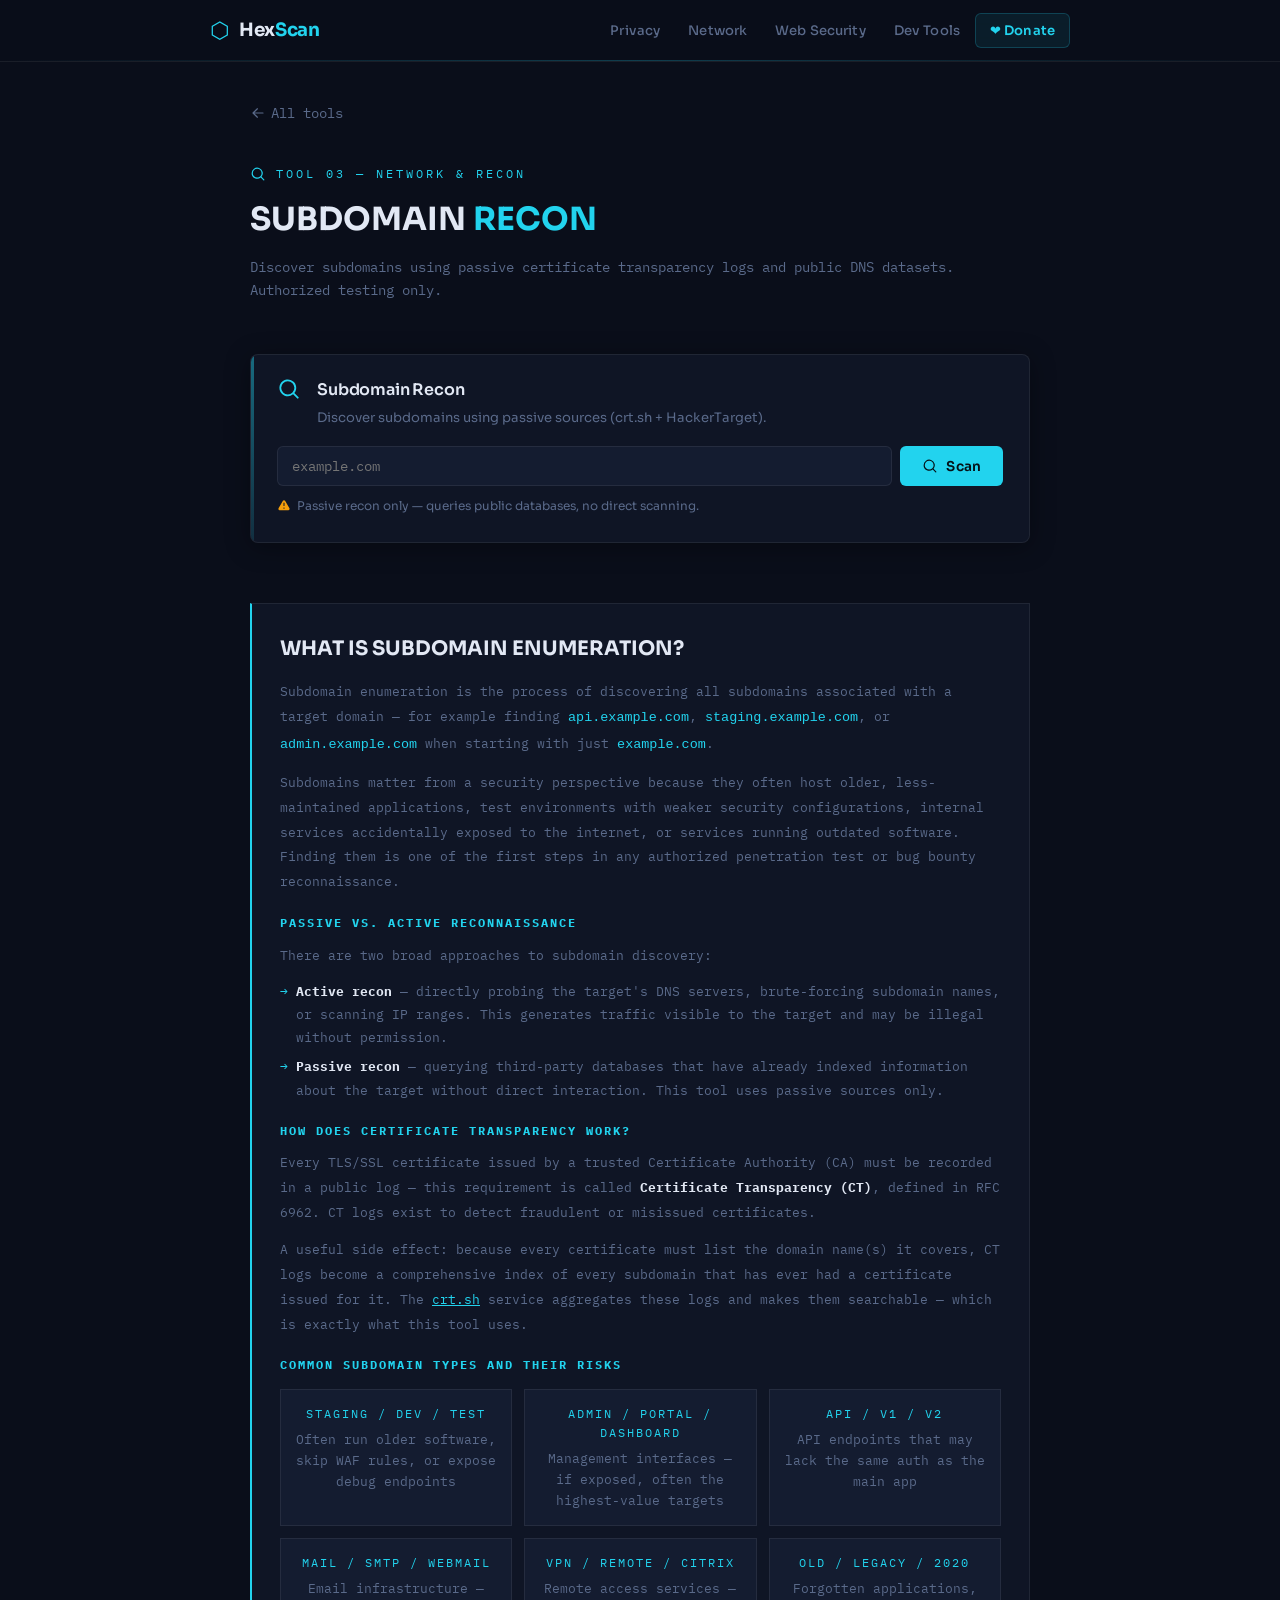
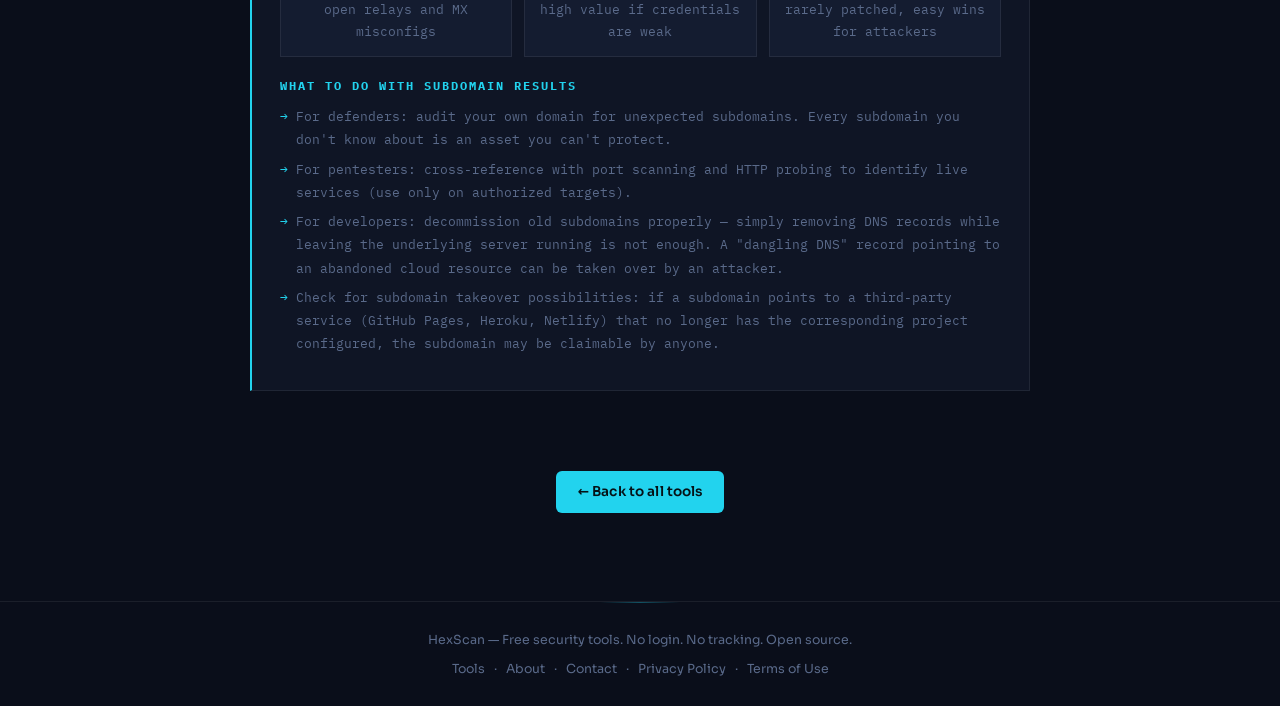
<file: tools/subdomain-recon.html>
<!DOCTYPE html>
<html lang="en">
<head>
<meta charset="UTF-8" />
<meta name="viewport" content="width=device-width, initial-scale=1.0" />
<title>Subdomain Finder — Free Passive Subdomain Recon | HexScan</title>
<meta name="description" content="Discover subdomains using passive reconnaissance — crt.sh and HackerTarget. Free subdomain finder for pentesters and developers. Learn how DNS and certificate transparency work." />
<meta name="keywords" content="subdomain finder, subdomain enumeration, passive recon, crt.sh, certificate transparency, DNS recon, subdomain scanner" />
<meta name="robots" content="index, follow" />
<link rel="canonical" href="https://hexscan-tools.vercel.app/tools/subdomain-recon.html" />
<meta property="og:title" content="Subdomain Finder — Passive Recon | HexScan" />
<meta property="og:description" content="Discover subdomains using passive sources. Free, no login, authorized testing only." />
<meta property="og:url" content="https://hexscan-tools.vercel.app/tools/subdomain-recon.html" />
<meta property="og:type" content="website" />
<link rel="preconnect" href="https://fonts.googleapis.com" />
<link href="https://fonts.googleapis.com/css2?family=Rajdhani:wght@400;500;600;700&family=Share+Tech+Mono&display=swap" rel="stylesheet" />
<link rel="stylesheet" href="../style.css" />
<link rel="icon" type="image/svg+xml" href="../favicon.svg" />
<script async src="https://pagead2.googlesyndication.com/pagead/js/adsbygoogle.js?client=ca-pub-3698493513053471" crossorigin="anonymous"></script>
<style>
  .guide-section { padding: 28px; background: var(--bg2); border: 1px solid var(--border); border-left: 2px solid var(--accent); margin-bottom: 16px; }
  .guide-section h2 { font-size: 1.25rem; font-weight: 700; text-transform: uppercase; margin-bottom: 14px; }
  .guide-section h3 { font-family: var(--font-mono); font-size: 0.78rem; letter-spacing: 2px; text-transform: uppercase; color: var(--accent); margin: 18px 0 10px; }
  .guide-section p { font-family: var(--font-mono); font-size: 0.84rem; color: var(--text-muted); line-height: 1.85; margin-bottom: 12px; }
  .guide-section li { font-family: var(--font-mono); font-size: 0.83rem; color: var(--text-muted); line-height: 1.75; list-style: none; padding-left: 16px; position: relative; margin-bottom: 6px; }
  .guide-section li::before { content: "→"; position: absolute; left: 0; color: var(--accent); }
  .back-link { font-family: var(--font-mono); font-size: 0.78rem; color: var(--text-muted); text-decoration: none; display: inline-flex; align-items: center; gap: 6px; margin-bottom: 24px; }
  .back-link:hover { color: var(--accent); }
  .dns-diagram { display: grid; grid-template-columns: repeat(3, 1fr); gap: 12px; margin: 14px 0; }
  .dns-box { padding: 14px; background: var(--bg3); border: 1px solid var(--border); text-align: center; }
  .dns-box-label { font-family: var(--font-mono); font-size: 0.72rem; letter-spacing: 2px; text-transform: uppercase; color: var(--accent); margin-bottom: 6px; }
  .dns-box-val { font-family: var(--font-mono); font-size: 0.8rem; color: var(--text-muted); }
  @media(max-width:600px){.dns-diagram{grid-template-columns:1fr;}}
</style>
</head>
<body>
<header class="site-header">
  <div class="container">
    <div class="logo"><span class="logo-icon">⬡</span><span class="logo-text">Hex<strong>Scan</strong></span></div>
    <nav class="nav">
      <a href="../index.html#privacy">Privacy</a>
      <a href="../index.html#network">Network</a>
      <a href="../index.html#websec">Web Security</a>
      <a href="../index.html#devtools">Dev Tools</a>
      <a href="https://www.paypal.com/paypalme/imperius06" target="_blank" class="nav-donate">❤️ Donate</a>
    </nav>
  </div>
</header>

<main class="container tools-container" style="max-width:820px;">
  <a href="../index.html" class="back-link" style="text-decoration: none; color: var(--text-muted); font-size: 0.85rem; display: inline-flex; align-items: center; gap: 5px; margin-bottom: 20px;">
    <svg xmlns="http://www.w3.org/2000/svg" viewBox="0 0 20 20" fill="currentColor" style="width: 16px; height: 16px;">
      <path fill-rule="evenodd" d="M17 10a.75.75 0 0 1-.75.75H5.612l4.158 3.96a.75.75 0 1 1-1.04 1.08l-5.5-5.25a.75.75 0 0 1 0-1.08l5.5-5.25a.75.75 0 1 1 1.04 1.08L5.612 9.25H16.25A.75.75 0 0 1 17 10Z" clip-rule="evenodd" />
    </svg>
    All tools
  </a>

  <div style="margin-bottom:32px;">
    <div style="display: flex; align-items: center; gap: 10px; font-family:var(--font-mono); font-size:0.72rem; letter-spacing:3px; text-transform:uppercase; color:var(--accent); margin-bottom:10px;">
      <svg xmlns="http://www.w3.org/2000/svg" viewBox="0 0 20 20" fill="currentColor" style="width: 16px; height: 16px;">
        <path fill-rule="evenodd" d="M9 3.5a5.5 5.5 0 1 0 0 11 5.5 5.5 0 0 0 0-11ZM2 9a7 7 0 1 1 12.452 4.391l3.328 3.329a.75.75 0 1 1-1.06 1.06l-3.329-3.328A7 7 0 0 1 2 9Z" clip-rule="evenodd" />
      </svg>
      <span>Tool 03 — Network & Recon</span>
    </div>
    <h1 style="font-size:2rem; font-weight:700; text-transform:uppercase; margin-bottom:10px; font-family: var(--font-display);">Subdomain <span style="color:var(--accent);">Recon</span></h1>
    <p style="font-family:var(--font-mono); font-size:0.85rem; color:var(--text-muted); line-height:1.7;">Discover subdomains using passive certificate transparency logs and public DNS datasets. Authorized testing only.</p>
  </div>

  <section class="tool-card" style="margin-bottom:40px;">
    <div class="tool-header">
      <span class="tool-icon">
        <svg xmlns="http://www.w3.org/2000/svg" viewBox="0 0 20 20" fill="currentColor" style="width: 24px; height: 24px; color: var(--accent);">
          <path fill-rule="evenodd" d="M9 3.5a5.5 5.5 0 1 0 0 11 5.5 5.5 0 0 0 0-11ZM2 9a7 7 0 1 1 12.452 4.391l3.328 3.329a.75.75 0 1 1-1.06 1.06l-3.329-3.328A7 7 0 0 1 2 9Z" clip-rule="evenodd" />
        </svg>
      </span>
      <div>
        <h2 class="tool-title">Subdomain Recon</h2>
        <p class="tool-desc">Discover subdomains using passive sources (crt.sh + HackerTarget).</p>
      </div>
    </div>
    <div class="tool-body">
      <div class="input-row">
        <input type="text" id="sub-domain" class="text-input" placeholder="example.com" />
        <button class="btn-primary" style="margin-top:0; display: flex; align-items: center; gap: 8px;" onclick="scanSubdomains()">
          <svg xmlns="http://www.w3.org/2000/svg" viewBox="0 0 20 20" fill="currentColor" style="width: 16px; height: 16px;">
            <path fill-rule="evenodd" d="M9 3.5a5.5 5.5 0 1 0 0 11 5.5 5.5 0 0 0 0-11ZM2 9a7 7 0 1 1 12.452 4.391l3.328 3.329a.75.75 0 1 1-1.06 1.06l-3.329-3.328A7 7 0 0 1 2 9Z" clip-rule="evenodd" />
          </svg>
          Scan
        </button>
      </div>
      <p class="tool-note" style="display: flex; align-items: center; gap: 6px;">
        <svg xmlns="http://www.w3.org/2000/svg" viewBox="0 0 20 20" fill="currentColor" style="width: 14px; height: 14px; color: var(--yellow);">
          <path fill-rule="evenodd" d="M8.485 2.495c.673-1.167 2.357-1.167 3.03 0l6.28 10.875c.673 1.167-.17 2.625-1.515 2.625H3.72c-1.347 0-2.189-1.458-1.515-2.625L8.485 2.495ZM10 5a.75.75 0 0 1 .75.75v3.5a.75.75 0 0 1-1.5 0v-3.5A.75.75 0 0 1 10 5Zm0 9a1 1 0 1 0 0-2 1 1 0 0 0 0 2Z" clip-rule="evenodd" />
        </svg>
        Passive recon only — queries public databases, no direct scanning.
      </p>
      <div id="sub-result" class="result-list hidden"></div>
    </div>
  </section>

  <!-- GUIDE -->
  <div class="guide-section">
    <h2>What is subdomain enumeration?</h2>
    <p>Subdomain enumeration is the process of discovering all subdomains associated with a target domain — for example finding <code style="color:var(--accent)">api.example.com</code>, <code style="color:var(--accent)">staging.example.com</code>, or <code style="color:var(--accent)">admin.example.com</code> when starting with just <code style="color:var(--accent)">example.com</code>.</p>
    <p>Subdomains matter from a security perspective because they often host older, less-maintained applications, test environments with weaker security configurations, internal services accidentally exposed to the internet, or services running outdated software. Finding them is one of the first steps in any authorized penetration test or bug bounty reconnaissance.</p>

    <h3>Passive vs. active reconnaissance</h3>
    <p>There are two broad approaches to subdomain discovery:</p>
    <ul>
      <li><strong style="color:var(--text)">Active recon</strong> — directly probing the target's DNS servers, brute-forcing subdomain names, or scanning IP ranges. This generates traffic visible to the target and may be illegal without permission.</li>
      <li><strong style="color:var(--text)">Passive recon</strong> — querying third-party databases that have already indexed information about the target without direct interaction. This tool uses passive sources only.</li>
    </ul>

    <h3>How does certificate transparency work?</h3>
    <p>Every TLS/SSL certificate issued by a trusted Certificate Authority (CA) must be recorded in a public log — this requirement is called <strong style="color:var(--text)">Certificate Transparency (CT)</strong>, defined in RFC 6962. CT logs exist to detect fraudulent or misissued certificates.</p>
    <p>A useful side effect: because every certificate must list the domain name(s) it covers, CT logs become a comprehensive index of every subdomain that has ever had a certificate issued for it. The <a href="https://crt.sh" target="_blank" style="color:var(--accent)">crt.sh</a> service aggregates these logs and makes them searchable — which is exactly what this tool uses.</p>

    <h3>Common subdomain types and their risks</h3>
    <div class="dns-diagram">
      <div class="dns-box"><div class="dns-box-label">staging / dev / test</div><div class="dns-box-val">Often run older software, skip WAF rules, or expose debug endpoints</div></div>
      <div class="dns-box"><div class="dns-box-label">admin / portal / dashboard</div><div class="dns-box-val">Management interfaces — if exposed, often the highest-value targets</div></div>
      <div class="dns-box"><div class="dns-box-label">api / v1 / v2</div><div class="dns-box-val">API endpoints that may lack the same auth as the main app</div></div>
      <div class="dns-box"><div class="dns-box-label">mail / smtp / webmail</div><div class="dns-box-val">Email infrastructure — open relays and MX misconfigs</div></div>
      <div class="dns-box"><div class="dns-box-label">vpn / remote / citrix</div><div class="dns-box-val">Remote access services — high value if credentials are weak</div></div>
      <div class="dns-box"><div class="dns-box-label">old / legacy / 2020</div><div class="dns-box-val">Forgotten applications, rarely patched, easy wins for attackers</div></div>
    </div>

    <h3>What to do with subdomain results</h3>
    <ul>
      <li>For defenders: audit your own domain for unexpected subdomains. Every subdomain you don't know about is an asset you can't protect.</li>
      <li>For pentesters: cross-reference with port scanning and HTTP probing to identify live services (use only on authorized targets).</li>
      <li>For developers: decommission old subdomains properly — simply removing DNS records while leaving the underlying server running is not enough. A "dangling DNS" record pointing to an abandoned cloud resource can be taken over by an attacker.</li>
      <li>Check for subdomain takeover possibilities: if a subdomain points to a third-party service (GitHub Pages, Heroku, Netlify) that no longer has the corresponding project configured, the subdomain may be claimable by anyone.</li>
    </ul>
  </div>

  <div style="text-align:center;margin-top:32px;">
    <a href="../index.html" class="btn-primary" style="display:inline-block;text-decoration:none;">← Back to all tools</a>
  </div>
</main>

<footer class="site-footer">
  <div class="container">
    <p>HexScan — Free security tools. No login. No tracking. Open source.</p>
    <p class="footer-links">
      <a href="../index.html">Tools</a> · <a href="../about.html">About</a> · <a href="../contact.html">Contact</a> · <a href="../privacy.html">Privacy Policy</a> · <a href="../terms.html">Terms of Use</a>
    </p>
  </div>
</footer>
<div id="toast" class="toast">Copied!</div>
<script src="../js/tool6-subdomains.js"></script>
</body>
</html>
</file>
<file: style.css>
/* ═══════════════════════════════════════════
   HexScan — Professional Dark CSS
   Aesthetic: Navy slate / Cyan accent
   Fonts: Sora (display) + IBM Plex Mono
   ═══════════════════════════════════════════ */

@import url('https://fonts.googleapis.com/css2?family=Sora:wght@400;500;600;700&family=IBM+Plex+Mono:wght@400;500&display=swap');

:root {
  --bg:        #0a0e1a;
  --bg2:       #0f1525;
  --bg3:       #141c30;
  --border:    rgba(255,255,255,0.07);
  --border2:   rgba(34,211,238,0.35);
  --accent:    #22d3ee;
  --accent2:   #38bdf8;
  --accent3:   #6366f1;
  --green:     #10b981;
  --red:       #f43f5e;
  --yellow:    #f59e0b;
  --text:      #e2e8f4;
  --text-muted:#5a6a8a;
  --font-display: 'Sora', system-ui, sans-serif;
  --font-mono:    'IBM Plex Mono', 'Fira Code', monospace;
  --radius: 8px;
  --shadow: 0 4px 24px rgba(0,0,0,0.35);
  --glow: 0 0 20px rgba(34,211,238,0.15);
}

*, *::before, *::after { box-sizing: border-box; margin: 0; padding: 0; }
html { scroll-behavior: smooth; }

body {
  background: var(--bg);
  color: var(--text);
  font-family: var(--font-display);
  min-height: 100vh;
  line-height: 1.65;
  -webkit-font-smoothing: antialiased;
}

body::before {
  content: '';
  position: fixed;
  inset: 0;
  pointer-events: none;
  z-index: 0;
}

/* ── LAYOUT ── */
.container {
  max-width: 900px;
  margin: 0 auto;
  padding: 0 20px;
  position: relative;
  z-index: 1;
}

/* ── HEADER ── */
.site-header {
  position: sticky;
  top: 0;
  z-index: 100;
  background: rgba(10,14,26,0.92);
  backdrop-filter: blur(16px);
  -webkit-backdrop-filter: blur(16px);
  border-bottom: 1px solid var(--border);
  padding: 12px 0;
}

.site-header::after {
  content: '';
  position: absolute;
  bottom: 0; left: 0; right: 0;
  height: 1px;
  background: linear-gradient(90deg, transparent, rgba(34,211,238,0.25), transparent);
}

.site-header .container {
  display: flex;
  align-items: center;
  justify-content: space-between;
  flex-wrap: wrap;
  gap: 12px;
}

.logo {
  display: flex;
  align-items: center;
  gap: 10px;
  font-size: 1.15rem;
  font-weight: 700;
  letter-spacing: -0.02em;
  text-decoration: none;
  color: var(--text);
}

.logo-icon {
  color: var(--accent);
  font-size: 1.4rem;
  filter: none;
  animation: none;
}

.logo-text strong { color: var(--accent); }

.nav {
  display: flex;
  gap: 2px;
  flex-wrap: wrap;
  align-items: center;
}

.nav a {
  color: var(--text-muted);
  text-decoration: none;
  font-size: 0.82rem;
  letter-spacing: 0.01em;
  text-transform: none;
  font-weight: 500;
  padding: 6px 12px;
  border-radius: 6px;
  border: 1px solid transparent;
  transition: all 0.18s ease;
  font-family: var(--font-display);
}

.nav a:hover {
  color: var(--text);
  background: rgba(255,255,255,0.05);
  border-color: var(--border);
}
.hero-chip {
  display: inline-flex;
  align-items: center;
  gap: 8px; /* Espacio entre icono y texto */
  padding: 6px 12px;
  background: rgba(255, 255, 255, 0.05);
  border: 1px solid rgba(255, 255, 255, 0.1);
  border-radius: 20px;
  color: #e5e7eb;
  text-decoration: none;
  font-size: 0.875rem;
  transition: all 0.2s ease;
}

.hero-chip:hover {
  background: rgba(16, 185, 129, 0.1); /* Verde sutil al pasar el mouse */
  border-color: #10b981;
  color: #10b981;
  transform: translateY(-2px);
}

.chip-icon {
  width: 18px;
  height: 18px;
  flex-shrink: 0;
  opacity: 0.8; /* Un poco más suave que el texto */
}

.hero-chip:hover .chip-icon {
  opacity: 1;
}

.nav-donate {
  background: rgba(34,211,238,0.08) !important;
  border: 1px solid rgba(34,211,238,0.22) !important;
  color: var(--accent) !important;
  padding: 6px 14px !important;
  border-radius: 6px !important;
  font-weight: 600 !important;
}

.nav-donate:hover {
  background: rgba(34,211,238,0.14) !important;
  border-color: rgba(34,211,238,0.4) !important;
  box-shadow: var(--glow) !important;
}

/* ── HERO ── */
.hero {
  position: relative;
  overflow: hidden;
  padding: 80px 0 60px;
  text-align: center;
}

.hero::before {
  content: '';
  position: absolute;
  top: -60px; left: 50%;
  transform: translateX(-50%);
  width: 700px; height: 420px;
  background: radial-gradient(ellipse at center, rgba(34,211,238,0.055) 0%, transparent 70%);
  pointer-events: none;
}

.hero::after { display: none; }

.hero-grid-bg {
  position: absolute;
  inset: 0;
  background-image: radial-gradient(rgba(34,211,238,0.07) 1px, transparent 1px);
  background-size: 32px 32px;
  mask-image: radial-gradient(ellipse 80% 70% at 50% 50%, black 20%, transparent 100%);
  pointer-events: none;
}

.hero-badge {
  display: inline-flex;
  align-items: center;
  gap: 8px;
  background: rgba(34,211,238,0.07);
  border: 1px solid rgba(34,211,238,0.18);
  color: var(--accent);
  font-family: var(--font-mono);
  font-size: 0.72rem;
  letter-spacing: 1.2px;
  text-transform: uppercase;
  padding: 5px 16px;
  border-radius: 100px;
  margin-bottom: 28px;
  animation: fadeDown 0.5s ease both;
}

.hero-badge::before {
  content: '●';
  font-size: 0.5rem;
  animation: blink 2.5s ease-in-out infinite;
}

@keyframes blink { 0%, 100% { opacity: 1; } 50% { opacity: 0.15; } }

.hero-title {
  font-size: clamp(2.2rem, 6vw, 4rem);
  font-weight: 700;
  line-height: 1.1;
  letter-spacing: -0.04em;
  text-transform: none;
  margin-bottom: 16px;
  animation: fadeDown 0.5s 0.1s ease both;
}

.hero-title em {
  font-style: normal;
  color: var(--accent);
  text-shadow: none;
}

.hero-subtitle {
  color: var(--text-muted);
  font-size: 0.95rem;
  font-family: var(--font-display);
  max-width: 480px;
  margin: 0 auto 36px;
  animation: fadeDown 0.5s 0.2s ease both;
  line-height: 1.7;
}

.hero-tools-grid {
  display: flex;
  flex-wrap: wrap;
  gap: 8px;
  justify-content: center;
  animation: fadeDown 0.5s 0.3s ease both;
}
.tool-icon {
  display: flex;
  align-items: center;
  justify-content: center;
}

.icon-key {
  width: 22px;
  height: 22px;
  color: var(--primary);
}

.hero-chip {
  background: var(--bg3);
  border: 1px solid var(--border);
  color: var(--text-muted);
  text-decoration: none;
  padding: 7px 16px;
  font-family: var(--font-display);
  font-size: 0.8rem;
  font-weight: 500;
  border-radius: 6px;
  clip-path: none;
  transition: all 0.18s ease;
}

.hero-chip:hover {
  border-color: rgba(34,211,238,0.28);
  color: var(--accent);
  background: rgba(34,211,238,0.06);
  transform: translateY(-1px);
}

/* ── TOOLS CONTAINER ── */
.tools-container {
  display: flex;
  flex-direction: column;
  gap: 20px;
  padding-top: 40px;
  padding-bottom: 80px;
}

/* ── CATEGORY HEADERS ── */
.category-header {
  display: flex;
  align-items: center;
  gap: 14px;
  margin: 48px 0 20px;
  padding-bottom: 14px;
  border-bottom: 1px solid var(--border);
  position: relative;
}

.category-header:first-child { margin-top: 0; }

.category-header::after {
  content: '';
  position: absolute;
  bottom: -1px; left: 0;
  width: 56px; height: 1px;
  background: var(--accent);
  box-shadow: none;
}

.category-icon { font-size: 1.1rem; }

.category-title {
  font-family: var(--font-display);
  font-size: 0.72rem;
  font-weight: 600;
  letter-spacing: 0.1em;
  text-transform: uppercase;
  color: var(--accent);
}

.category-desc {
  font-size: 0.8rem;
  color: var(--text-muted);
  font-family: var(--font-display);
  margin-top: 2px;
}

.category-line {
  flex: 1;
  height: 1px;
  background: linear-gradient(to right, var(--border), transparent);
}

/* ── TOOL CARDS ── */
.tool-card {
  background: var(--bg2);
  border: 1px solid var(--border);
  border-radius: var(--radius);
  overflow: hidden;
  box-shadow: var(--shadow);
  transition: border-color 0.25s, box-shadow 0.25s, transform 0.2s;
  position: relative;
}

.tool-card::before {
  content: '';
  position: absolute;
  top: 0; left: 0;
  width: 3px; height: 100%;
  background: linear-gradient(180deg, var(--accent), rgba(34,211,238,0.3));
  opacity: 0.45;
  transition: opacity 0.25s;
  border-radius: 8px 0 0 8px;
}

.tool-card:hover {
  border-color: rgba(34,211,238,0.16);
  box-shadow: 0 8px 32px rgba(0,0,0,0.4), 0 0 0 1px rgba(34,211,238,0.05);
  transform: translateY(-1px);
}

.tool-card:hover::before { opacity: 1; }

.tool-header {
  display: flex;
  align-items: flex-start;
  gap: 16px;
  padding: 22px 26px 0;
}

.tool-icon { font-size: 1.4rem; line-height: 1; }

.tool-title {
  font-size: 1rem;
  font-weight: 600;
  letter-spacing: -0.01em;
  text-transform: none;
  color: var(--text);
}

.tool-desc {
  color: var(--text-muted);
  font-size: 0.82rem;
  margin-top: 3px;
  font-family: var(--font-display);
}

.tool-body { padding: 18px 26px 26px; }

/* ── INPUTS ── */
.text-input {
  background: var(--bg3);
  border: 1px solid var(--border);
  border-radius: 6px;
  color: var(--text);
  font-family: var(--font-mono);
  font-size: 0.88rem;
  padding: 10px 14px;
  width: 100%;
  transition: border-color 0.18s, box-shadow 0.18s;
  outline: none;
}

.text-input:focus {
  border-color: rgba(34,211,238,0.38);
  box-shadow: 0 0 0 3px rgba(34,211,238,0.07);
}

.textarea {
  background: var(--bg3);
  border: 1px solid var(--border);
  border-radius: 6px;
  color: var(--text);
  font-family: var(--font-mono);
  font-size: 0.82rem;
  padding: 12px 14px;
  width: 100%;
  min-height: 100px;
  resize: vertical;
  outline: none;
  transition: border-color 0.18s, box-shadow 0.18s;
}

.textarea.tall { min-height: 130px; }

.textarea:focus {
  border-color: rgba(34,211,238,0.38);
  box-shadow: 0 0 0 3px rgba(34,211,238,0.07);
}

.input-row {
  display: flex;
  gap: 8px;
  align-items: stretch;
}

.input-row .text-input { flex: 1; }

/* ── BUTTONS ── */
.btn-primary {
  background: var(--accent);
  color: #051217;
  border: none;
  border-radius: 6px;
  font-family: var(--font-display);
  font-weight: 600;
  font-size: 0.85rem;
  padding: 10px 22px;
  cursor: pointer;
  margin-top: 12px;
  transition: all 0.18s ease;
  letter-spacing: 0.01em;
  text-transform: none;
  position: relative;
  overflow: hidden;
}

.btn-primary::before { display: none; }

.btn-primary:hover {
  background: #38e8f8;
  box-shadow: 0 4px 18px rgba(34,211,238,0.28);
  transform: translateY(-1px);
}

.btn-primary:active { transform: translateY(0); box-shadow: none; }

.copy-btn {
  background: transparent;
  border: 1px solid var(--border);
  color: var(--text-muted);
  border-radius: 5px;
  font-family: var(--font-mono);
  font-size: 0.72rem;
  padding: 4px 10px;
  cursor: pointer;
  transition: all 0.18s;
  white-space: nowrap;
  letter-spacing: 0.01em;
  text-transform: none;
}

.copy-btn:hover {
  border-color: rgba(34,211,238,0.28);
  color: var(--accent);
  background: rgba(34,211,238,0.06);
}

/* ── OUTPUT BOX ── */
.output-box {
  display: flex;
  align-items: center;
  justify-content: space-between;
  gap: 12px;
  background: var(--bg3);
  border: 1px solid var(--border);
  border-radius: 6px;
  padding: 12px 14px;
  margin-top: 12px;
  min-height: 46px;
}

.mono {
  font-family: var(--font-mono);
  font-size: 0.88rem;
  word-break: break-all;
  flex: 1;
}

.small { font-size: 0.78rem; }

/* ── OPTIONS ROW ── */
.options-row {
  display: flex;
  flex-wrap: wrap;
  gap: 16px;
  margin-top: 12px;
  font-size: 0.82rem;
  color: var(--text-muted);
  font-family: var(--font-display);
  align-items: center;
}

.options-row label {
  display: flex;
  align-items: center;
  gap: 6px;
  cursor: pointer;
}

.options-row input[type="checkbox"] { accent-color: var(--accent); }
.options-row input[type="range"]    { accent-color: var(--accent); width: 100px; }

/* ── STRENGTH BAR ── */
.strength-bar-wrap {
  display: flex;
  align-items: center;
  gap: 10px;
  margin-top: 10px;
}

.strength-bar {
  height: 3px;
  border-radius: 2px;
  transition: width 0.3s, background 0.3s;
  width: 0%;
  box-shadow: none;
}

/* ── TABS ── */
.tabs {
  display: flex;
  gap: 0;
  margin-bottom: 14px;
  border-bottom: 1px solid var(--border);
}

.tab {
  background: transparent;
  border: none;
  border-bottom: 2px solid transparent;
  color: var(--text-muted);
  font-family: var(--font-display);
  font-size: 0.82rem;
  letter-spacing: 0.01em;
  text-transform: none;
  font-weight: 500;
  padding: 8px 16px;
  cursor: pointer;
  margin-bottom: -1px;
  transition: all 0.18s;
}

.tab.active {
  color: var(--accent);
  border-bottom-color: var(--accent);
  text-shadow: none;
}

.tab:hover:not(.active) { color: var(--text); }

.tab-panel { display: none; }
.tab-panel.active { display: block; }

/* ── RESULTS ── */
.result-box {
  margin-top: 12px;
  padding: 12px 16px;
  border-left: 3px solid var(--border);
  border-radius: 0 6px 6px 0;
  font-family: var(--font-mono);
  font-size: 0.85rem;
  background: var(--bg3);
}

.result-box.safe    { border-left-color: var(--green);  color: var(--green);  background: rgba(16,185,129,0.05); }
.result-box.danger  { border-left-color: var(--red);    color: var(--red);    background: rgba(244,63,94,0.05); }
.result-box.warning { border-left-color: var(--yellow); color: var(--yellow); background: rgba(245,158,11,0.05); }

.result-list {
  margin-top: 14px;
  display: flex;
  flex-direction: column;
  gap: 6px;
}

.result-item {
  display: flex;
  align-items: flex-start;
  gap: 10px;
  padding: 10px 14px;
  border: 1px solid var(--border);
  border-radius: 6px;
  font-size: 0.83rem;
  background: var(--bg3);
  transition: border-color 0.18s;
}

.result-item.pass { border-left: 3px solid var(--green); }
.result-item.fail { border-left: 3px solid var(--red); }
.result-item.warn { border-left: 3px solid var(--yellow); }

.result-item .label {
  font-weight: 600;
  min-width: 200px;
  font-family: var(--font-mono);
  font-size: 0.8rem;
  letter-spacing: 0.01em;
}

.result-item .detail { color: var(--text-muted); font-family: var(--font-mono); font-size: 0.78rem; }

/* ── CODE OUTPUT ── */
.code-output {
  background: var(--bg3);
  border: 1px solid var(--border);
  border-radius: 6px;
  border-left: 3px solid rgba(34,211,238,0.35);
  padding: 14px;
  font-family: var(--font-mono);
  font-size: 0.78rem;
  overflow-x: auto;
  margin-top: 12px;
  white-space: pre-wrap;
  word-break: break-all;
}

/* ── CSP GRID ── */
.csp-grid { display: flex; flex-direction: column; gap: 10px; }

.csp-row {
  display: grid;
  grid-template-columns: 130px 1fr;
  align-items: center;
  gap: 12px;
}

.csp-row label {
  font-family: var(--font-mono);
  font-size: 0.78rem;
  color: var(--accent);
  text-align: right;
  letter-spacing: 0.01em;
}

/* ── MISC ── */
.hidden { display: none !important; }
.mt { margin-top: 12px; }

.tool-note {
  font-size: 0.75rem;
  color: var(--text-muted);
  margin-top: 10px;
  font-family: var(--font-display);
}

.tool-note a { color: var(--accent); text-decoration: none; }

/* ── AD SLOT ── */
.ad-slot {
  text-align: center;
  padding: 20px 0;
  min-height: 90px;
  background: var(--bg2);
  border: 1px dashed rgba(255,255,255,0.05);
  border-radius: var(--radius);
  display: flex;
  align-items: center;
  justify-content: center;
  color: var(--text-muted);
  font-size: 0.72rem;
  font-family: var(--font-mono);
}

/* ── TOAST ── */
.toast {
  position: fixed;
  bottom: 24px;
  right: 24px;
  background: var(--accent);
  color: #051217;
  font-family: var(--font-display);
  font-weight: 600;
  padding: 10px 20px;
  font-size: 0.82rem;
  border-radius: 8px;
  opacity: 0;
  transform: translateY(10px);
  transition: all 0.22s ease;
  pointer-events: none;
  z-index: 999;
  clip-path: none;
  box-shadow: 0 4px 20px rgba(34,211,238,0.22);
}

.toast.show { opacity: 1; transform: translateY(0); }

/* ── DONATION SECTION ── */
.donation-section { padding: 40px 0 20px; }

.donation-card {
  background: var(--bg2);
  border: 1px solid var(--border);
  border-radius: var(--radius);
  padding: 32px 36px;
  display: flex;
  align-items: center;
  justify-content: space-between;
  gap: 32px;
  flex-wrap: wrap;
  position: relative;
  overflow: hidden;
}

.donation-card::before {
  content: '';
  position: absolute;
  top: 0; left: 0; right: 0;
  height: 1px;
  background: linear-gradient(90deg, transparent, rgba(34,211,238,0.22), transparent);
}

.donation-left { display: flex; gap: 20px; align-items: flex-start; flex: 1; }
.donation-icon { font-size: 2rem; line-height: 1; }

.donation-title {
  font-size: 1.05rem;
  font-weight: 600;
  letter-spacing: -0.01em;
  text-transform: none;
  margin-bottom: 8px;
  color: var(--text);
}

.donation-desc {
  color: var(--text-muted);
  font-size: 0.82rem;
  font-family: var(--font-display);
  max-width: 380px;
  line-height: 1.65;
  margin-bottom: 14px;
}

.donation-perks { display: flex; gap: 8px; flex-wrap: wrap; }

.perk {
  background: rgba(34,211,238,0.07);
  border: 1px solid rgba(34,211,238,0.16);
  color: var(--accent);
  font-size: 0.72rem;
  padding: 3px 10px;
  border-radius: 4px;
  font-family: var(--font-mono);
  letter-spacing: 0.02em;
}

.donation-right { display: flex; flex-direction: column; align-items: center; gap: 8px; }

.donation-btn {
  display: flex;
  align-items: center;
  gap: 10px;
  padding: 11px 24px;
  font-family: var(--font-display);
  font-weight: 600;
  font-size: 0.85rem;
  text-decoration: none;
  transition: all 0.18s ease;
  white-space: nowrap;
  letter-spacing: 0.01em;
  text-transform: none;
  border-radius: 7px;
}

.donation-btn.paypal {
  background: #0070e0;
  color: #fff;
  border: 1px solid rgba(0,112,224,0.4);
}

.donation-btn.paypal:hover {
  background: #1a85f5;
  box-shadow: 0 4px 20px rgba(0,112,224,0.3);
  transform: translateY(-1px);
}

.donation-note { font-size: 0.72rem; color: var(--text-muted); font-family: var(--font-display); }

/* ── FOOTER ── */
.site-footer {
  border-top: 1px solid var(--border);
  padding: 28px 0;
  text-align: center;
  color: var(--text-muted);
  font-size: 0.78rem;
  font-family: var(--font-display);
  position: relative;
}

.site-footer::before {
  content: '';
  position: absolute;
  top: 0; left: 50%;
  transform: translateX(-50%);
  width: 80px; height: 1px;
  background: linear-gradient(90deg, transparent, rgba(34,211,238,0.35), transparent);
}

.footer-links { margin-top: 8px; }
.footer-links a { color: var(--text-muted); text-decoration: none; margin: 0 6px; transition: color 0.18s; }
.footer-links a:hover { color: var(--accent); }

/* ── ANIMATIONS ── */
@keyframes fadeDown {
  from { opacity: 0; transform: translateY(-10px); }
  to   { opacity: 1; transform: translateY(0); }
}

/* ── RESPONSIVE ── */
@media (max-width: 600px) {
  .tool-header { flex-direction: column; gap: 8px; }
  .csp-row { grid-template-columns: 1fr; }
  .csp-row label { text-align: left; }
  .input-row { flex-direction: column; }
  .nav a { font-size: 0.75rem; padding: 5px 8px; }
  .donation-card { padding: 20px; }
  .donation-left { flex-direction: column; gap: 10px; }
  .hero-title { letter-spacing: -0.02em; }
}
/* ═══════════════════════════════════════════
   HexScan — Loading States & Micro-interactions
   Pegar al final del style.css
   ═══════════════════════════════════════════ */

/* ── Spinner ── */
.hx-spinner {
  width: 16px;
  height: 16px;
  border: 2px solid rgba(34,211,238,0.15);
  border-top-color: var(--accent);
  border-radius: 50%;
  animation: hxSpin 0.7s linear infinite;
  flex-shrink: 0;
}

@keyframes hxSpin {
  to { transform: rotate(360deg); }
}

/* ── Progress bar ── */
.hx-progress-track {
  width: 100%;
  height: 2px;
  background: rgba(255,255,255,0.06);
  border-radius: 2px;
  overflow: hidden;
}

.hx-progress-bar {
  height: 100%;
  background: var(--accent);
  border-radius: 2px;
  width: 0%;
  transition: width 0.4s ease;
}

.hx-progress-bar.hx-indeterminate {
  width: 40%;
  animation: hxIndeterminate 1.4s ease-in-out infinite;
}

@keyframes hxIndeterminate {
  0%   { transform: translateX(-100%); width: 40%; }
  50%  { width: 60%; }
  100% { transform: translateX(280%); width: 40%; }
}

/* ── Skeleton rows ── */
.hx-skeleton {
  background: linear-gradient(
    90deg,
    rgba(255,255,255,0.04) 25%,
    rgba(255,255,255,0.08) 50%,
    rgba(255,255,255,0.04) 75%
  );
  background-size: 200% 100%;
  animation: hxShimmer 1.6s ease-in-out infinite;
  border-radius: 3px;
}

@keyframes hxShimmer {
  0%   { background-position: 200% 0; }
  100% { background-position: -200% 0; }
}

.hx-skeleton-row {
  border-left: 3px solid rgba(255,255,255,0.05) !important;
  pointer-events: none;
}

/* ── Input shake ── */
@keyframes inputShake {
  0%, 100% { transform: translateX(0); }
  20%       { transform: translateX(-6px); }
  40%       { transform: translateX(6px); }
  60%       { transform: translateX(-4px); }
  80%       { transform: translateX(4px); }
}

/* ── Copy btn feedback ── */
.copy-btn.copied {
  border-color: rgba(16,185,129,0.4);
  color: var(--green);
  background: rgba(16,185,129,0.07);
}
/* Soporte para Heroicons en Tool Cards */
.tool-icon svg {
  width: 24px;
  height: 24px;
  color: var(--accent); /* Usa tu variable de cyan #22d3ee */
  display: block;
}

/* Ajuste opcional para el contenedor del icono */
.tool-header .tool-icon {
  display: flex;
  align-items: center;
  justify-content: center;
  min-width: 24px;
  min-height: 24px;
}
</file>
